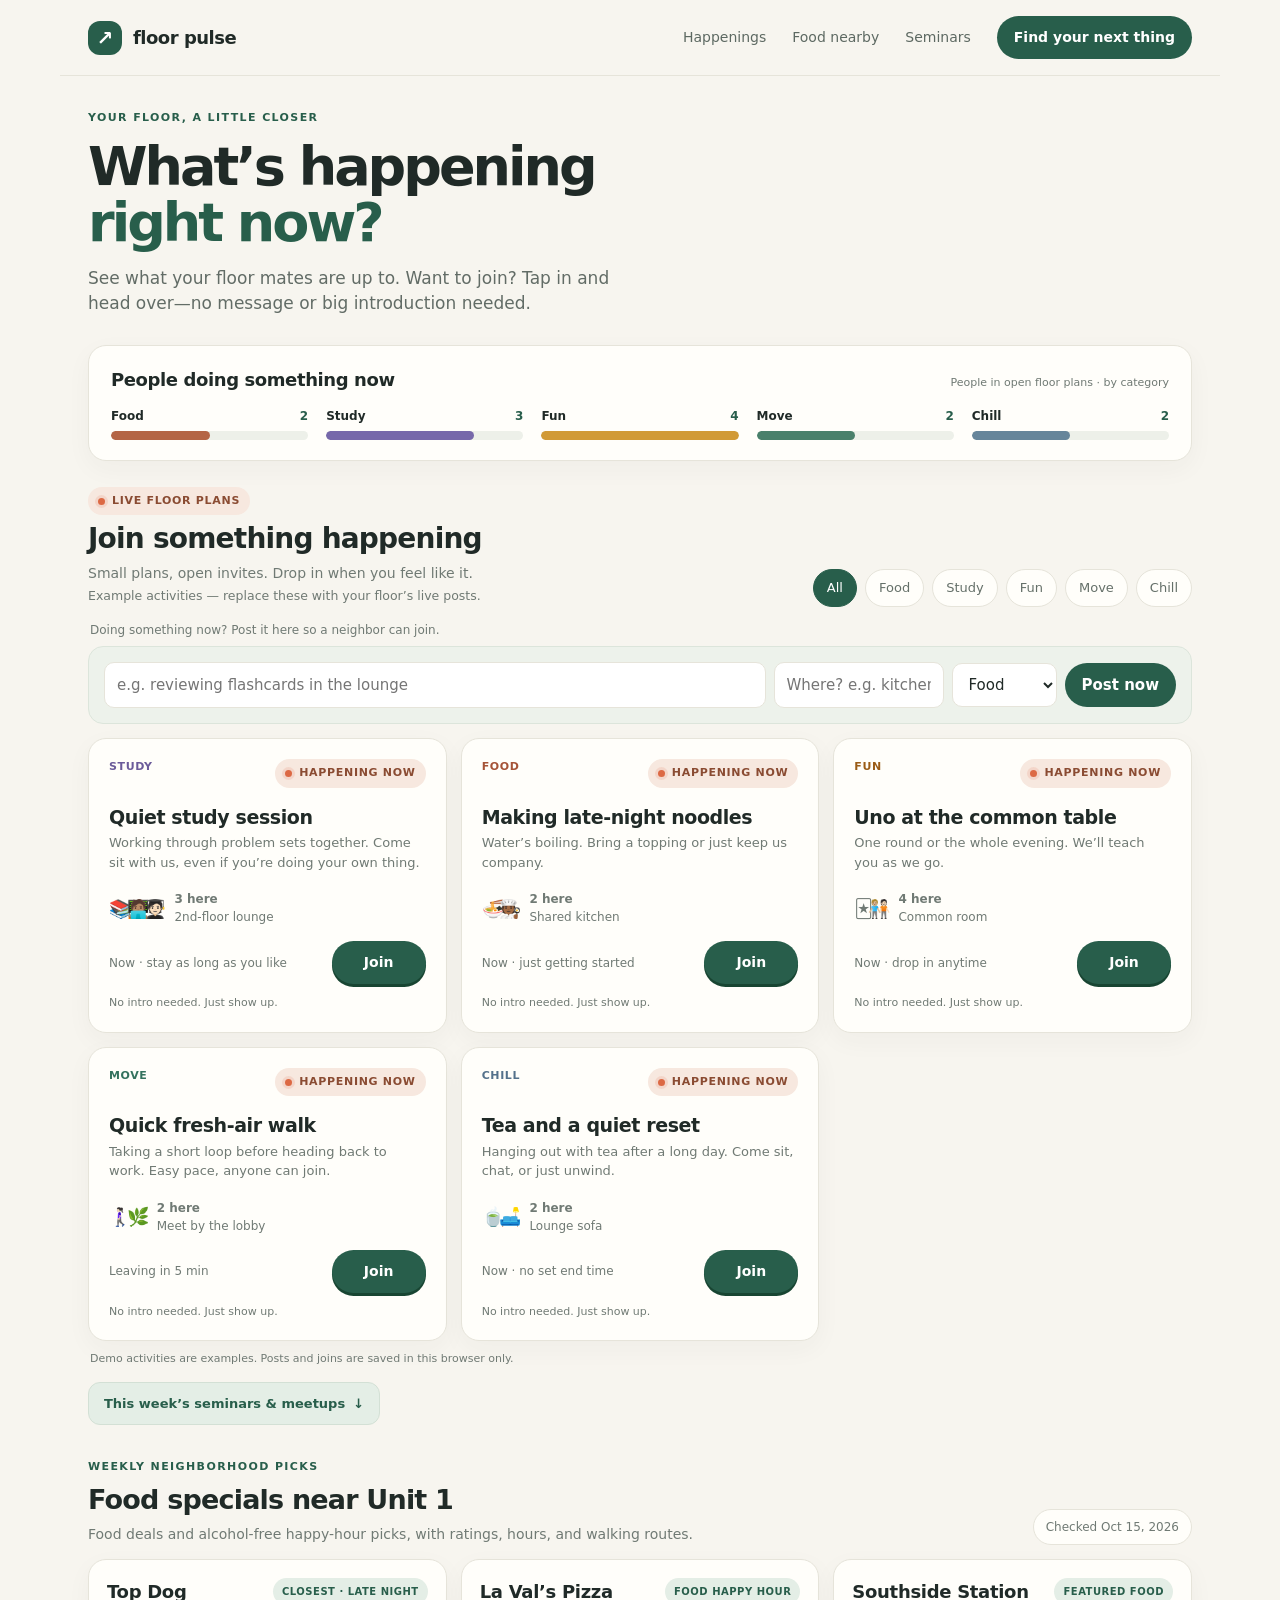
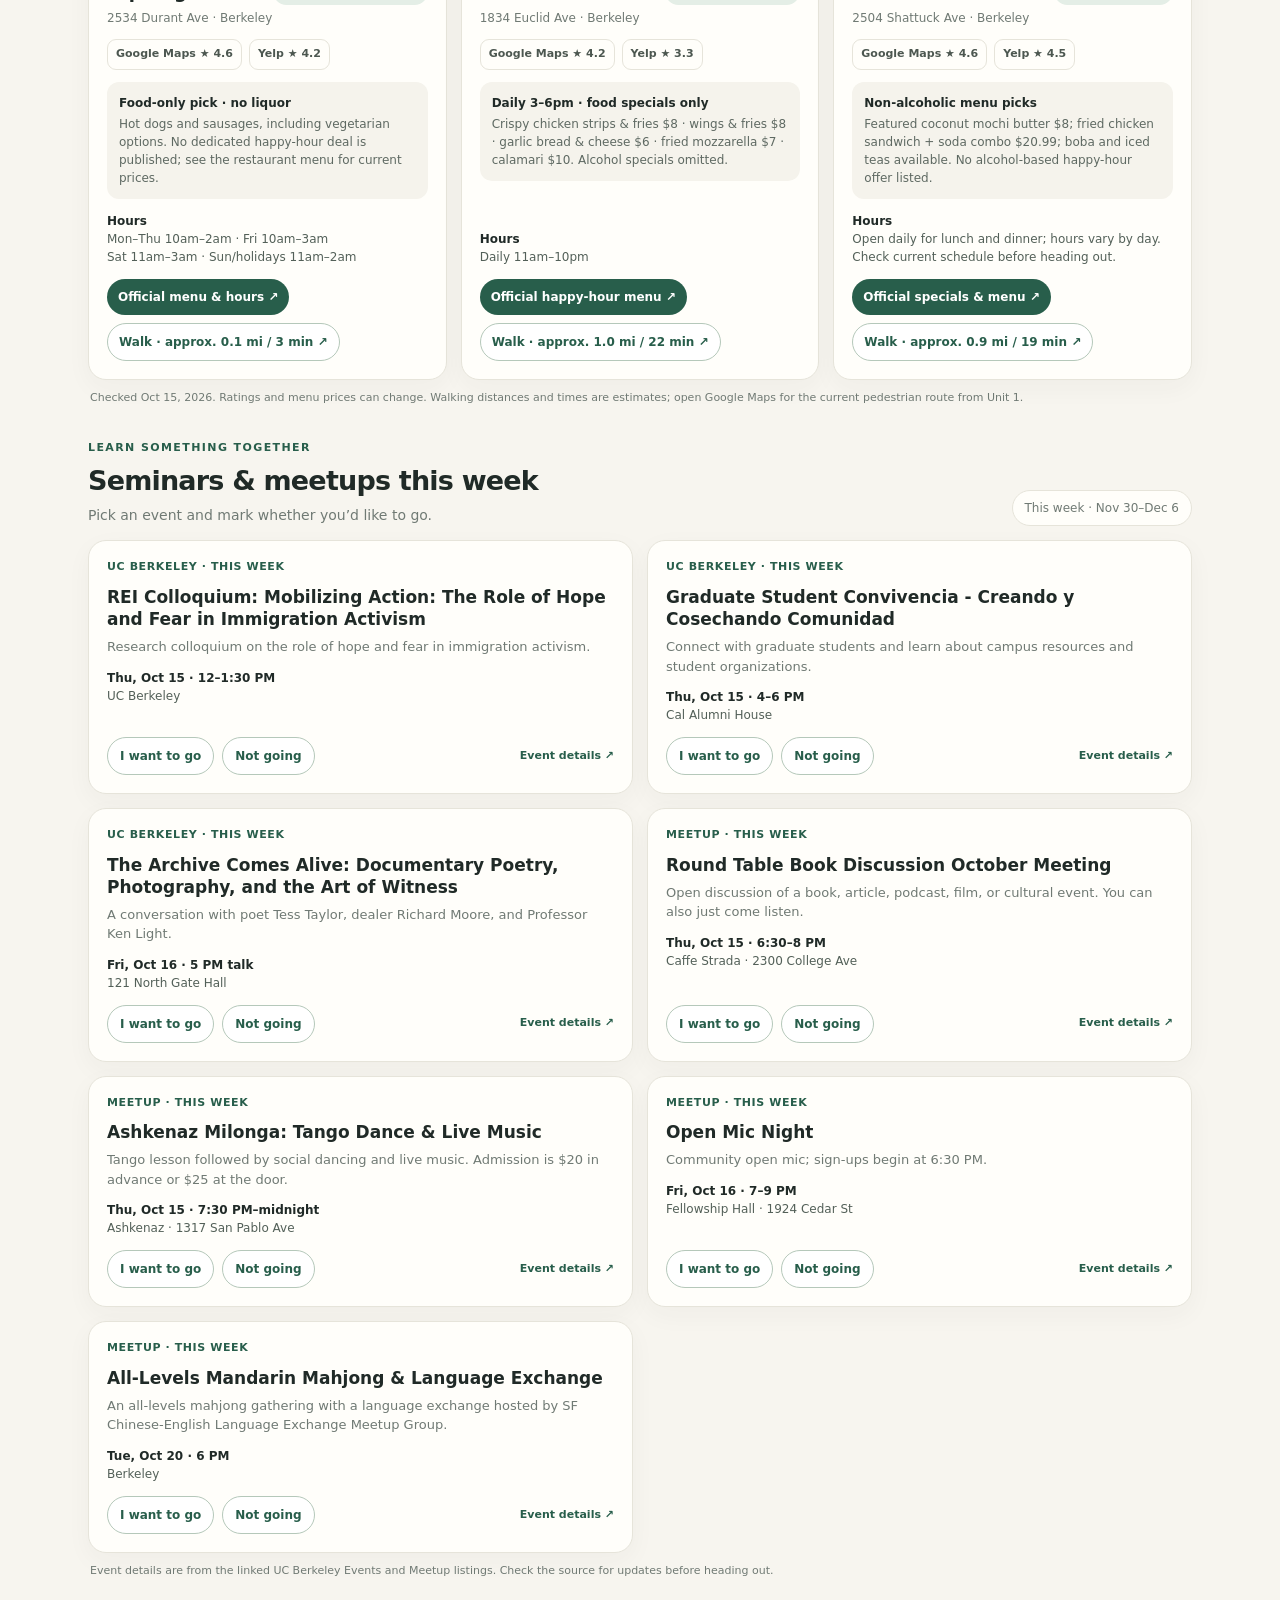
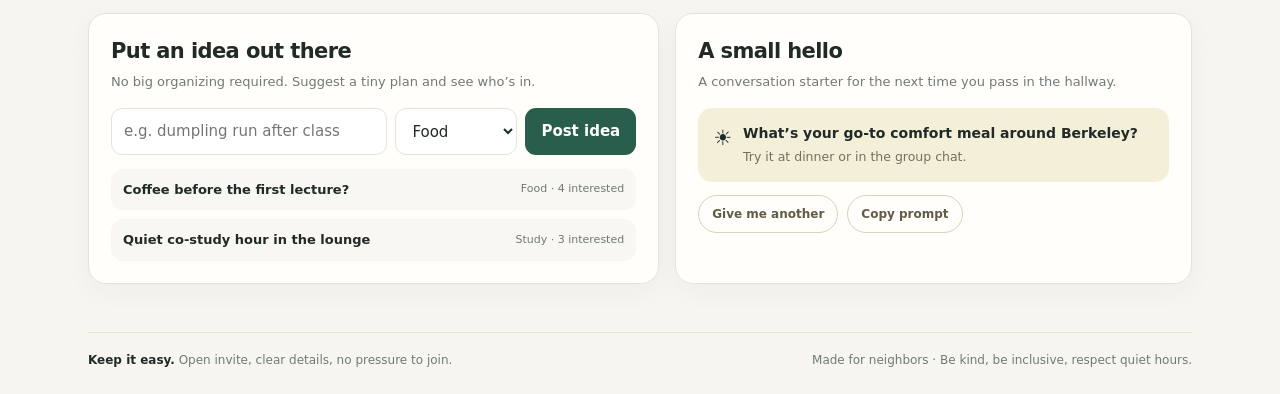
<file: Floor_pulse/index.html>
<!doctype html>
<html lang="en">
<head>
  <meta charset="utf-8">
  <meta name="viewport" content="width=device-width, initial-scale=1">
  <meta name="theme-color" content="#f7f5ef">
  <title>Floor Pulse — Find your people</title>
  <style>
    :root{--paper:#f7f5ef;--card:#fffefa;--ink:#202a27;--muted:#707a74;--line:#e6e4da;--green:#285e4b;--green-light:#e4eee6;--orange:#e07a4b;--yellow:#f4d875;--radius:18px;--shadow:0 8px 26px #293b2d0a}
    *{box-sizing:border-box} body{margin:0;background:var(--paper);color:var(--ink);font:15px/1.5 Inter,ui-sans-serif,system-ui,-apple-system,BlinkMacSystemFont,"Segoe UI",sans-serif} button,input,select,textarea{font:inherit} button{cursor:pointer}.sr-only{position:absolute;width:1px;height:1px;padding:0;margin:-1px;overflow:hidden;clip:rect(0,0,0,0);white-space:nowrap;border:0}
    a{color:inherit;text-decoration:none}.shell{max-width:1160px;margin:auto;padding:0 28px}.topbar{height:76px;border-bottom:1px solid var(--line);display:flex;align-items:center;justify-content:space-between}.brand{display:flex;align-items:center;gap:11px;font-weight:800;font-size:18px;letter-spacing:-.5px}.brand-mark{height:34px;width:34px;border-radius:12px;background:var(--green);color:white;display:grid;place-items:center;font-size:20px}.nav{display:flex;align-items:center;gap:26px;color:#5d6962;font-size:14px}.nav a:hover{color:var(--green)}.nav-cta,.primary{background:var(--green);color:white;border:0;border-radius:999px;padding:11px 17px;font-weight:700}.nav-cta:hover,.primary:hover{background:#1d4b3a}.hero{padding:44px 0 30px;display:grid;grid-template-columns:1.15fr .85fr;align-items:center;gap:34px}.eyebrow{color:var(--green);font-weight:800;text-transform:uppercase;letter-spacing:1.4px;font-size:11px}.hero h1{font-size:clamp(38px,5vw,62px);line-height:1.04;letter-spacing:-3px;max-width:620px;margin:12px 0 15px}.hero h1 span{color:var(--green)}.hero p{font-size:17px;max-width:550px;color:#626c66;margin:0 0 22px}.hero-actions{display:flex;align-items:center;gap:15px}.text-link{color:var(--green);font-weight:700}.hero-art{background:#dfe9de;border-radius:28px;min-height:225px;position:relative;overflow:hidden;padding:26px;display:flex;align-items:flex-end}.sun{position:absolute;right:34px;top:24px;width:90px;height:90px;background:var(--yellow);border-radius:50%}.hill{position:absolute;bottom:-65px;width:115%;height:155px;background:#9ab69d;border-radius:50% 50% 0 0;left:-7%}.hill.two{background:#72977d;bottom:-100px;left:36%;height:170px}.art-note{position:relative;background:#fffefa;border-radius:15px;padding:12px 15px;box-shadow:var(--shadow);font-size:13px;font-weight:700}.art-note small{display:block;color:var(--muted);font-weight:500}.people{position:absolute;right:24px;bottom:47px;font-size:30px;letter-spacing:-10px;z-index:1}.section-head{display:flex;align-items:end;justify-content:space-between;gap:18px;margin:18px 0 14px}.section-head h2{font-size:24px;letter-spacing:-.8px;margin:3px 0}.section-head p{color:var(--muted);margin:0;font-size:14px}.filter-row{display:flex;gap:8px;flex-wrap:wrap}.chip{border:1px solid var(--line);background:var(--card);color:#657069;border-radius:999px;padding:8px 13px;font-size:13px}.chip.active,.chip:hover{background:var(--green);border-color:var(--green);color:white}.events{display:grid;grid-template-columns:repeat(3,1fr);gap:14px}.event-card,.panel{background:var(--card);border:1px solid var(--line);border-radius:var(--radius);box-shadow:var(--shadow)}.event-card{padding:18px;display:flex;flex-direction:column;min-height:218px}.event-top{display:flex;justify-content:space-between;align-items:start}.date{background:var(--green-light);color:var(--green);border-radius:12px;padding:7px 10px;text-align:center;font-size:11px;font-weight:800;line-height:1.15;min-width:48px}.date b{display:block;font-size:18px}.tag{color:var(--green);font-size:11px;font-weight:800;text-transform:uppercase;letter-spacing:.6px}.event-card h3{font-size:18px;letter-spacing:-.4px;margin:14px 0 4px}.event-card p{color:var(--muted);font-size:13px;margin:0 0 14px}.event-foot{margin-top:auto;display:flex;justify-content:space-between;align-items:center;color:var(--muted);font-size:12px}.rsvp{border:1px solid #b5c8ba;background:white;border-radius:999px;color:var(--green);padding:8px 12px;font-size:12px;font-weight:800}.rsvp.joined{background:var(--green);color:white;border-color:var(--green)}.lower{display:grid;grid-template-columns:1.05fr .95fr;gap:16px;margin:30px 0 48px}.panel{padding:22px}.panel h2{font-size:21px;letter-spacing:-.6px;margin:0 0 4px}.panel-intro{color:var(--muted);font-size:13px;margin:0 0 17px}.prompt-form{display:flex;gap:8px}.prompt-form input,.prompt-form select{min-width:0;border:1px solid var(--line);border-radius:11px;padding:11px 12px;background:white;color:var(--ink)}.prompt-form input{flex:1}.prompt-form select{width:122px}.prompt-form button{border-radius:11px;padding:0 16px}.ideas{display:grid;gap:9px}.idea{display:flex;justify-content:space-between;gap:12px;align-items:center;background:#f8f7f2;border-radius:12px;padding:11px 12px;font-size:13px}.idea span{color:var(--muted);white-space:nowrap;font-size:11px}.idea strong{font-weight:650}.prompt-card{background:#f4efd9;border-radius:14px;padding:15px;margin:13px 0;display:flex;gap:11px}.prompt-icon{font-size:21px}.prompt-card p{margin:0;font-weight:700;font-size:14px}.prompt-card small{display:block;font-weight:500;color:#74705e;margin-top:4px}.prompt-actions{display:flex;gap:9px}.outline{border:1px solid #d9d3bb;background:transparent;color:#615b46;border-radius:999px;padding:9px 13px;font-weight:700;font-size:12px}.prompt-count{color:var(--muted);font-size:12px;margin-left:auto;align-self:center}.guidelines{border-top:1px solid var(--line);padding:18px 0 25px;color:var(--muted);font-size:12px;display:flex;justify-content:space-between;gap:20px}.guidelines strong{color:var(--ink)}.toast{position:fixed;bottom:22px;left:50%;transform:translate(-50%,20px);background:#20372b;color:white;padding:12px 18px;border-radius:999px;opacity:0;pointer-events:none;transition:.2s;box-shadow:var(--shadow);font-size:13px}.toast.show{opacity:1;transform:translate(-50%,0)}.empty{grid-column:1/-1;color:var(--muted);padding:25px;text-align:center;border:1px dashed var(--line);border-radius:var(--radius)}
    @media(max-width:760px){.shell{padding:0 18px}.nav{gap:14px}.nav a:not(.nav-cta){display:none}.hero{grid-template-columns:1fr;padding-top:30px;gap:22px}.hero h1{letter-spacing:-2px}.hero-art{min-height:180px}.events{grid-template-columns:1fr}.event-card{min-height:190px}.lower{grid-template-columns:1fr;margin-top:22px}.section-head{align-items:start;flex-direction:column}.guidelines{flex-direction:column}.prompt-form{flex-wrap:wrap}.prompt-form input{flex-basis:100%}.prompt-form select{flex:1}}
    @media(prefers-reduced-motion:reduce){*,*::before,*::after{scroll-behavior:auto!important;transition:none!important}}
    body.category-focus .hero,body.category-focus .category-chart,body.category-focus #food,body.category-focus #seminars,body.category-focus #icebreaker{display:none}
    body.category-focus .lower{grid-template-columns:1fr;margin-top:18px}
    body.category-focus .nav a[href="#food"],body.category-focus .nav a[href="#seminars"]{display:none}
    body.category-focus[data-category="food"] #food,body.category-focus[data-category="study"] #seminars{display:block}
    body.category-focus .seminar-shortcut{display:none}
    /* The live activity feed is the primary action surface. */
    .hero{grid-template-columns:1fr;padding:34px 0 20px}.hero-art{display:none}.hero h1{font-size:clamp(36px,4.5vw,54px)}.hero p{margin-bottom:0}.hero-actions{display:none}.live-label{display:inline-flex;align-items:center;gap:7px;color:#8a4b32;background:#f7e8df;border-radius:999px;padding:6px 10px;font-size:11px;font-weight:800;text-transform:uppercase;letter-spacing:.7px}.live-dot{width:7px;height:7px;background:#dc6944;border-radius:50%;box-shadow:0 0 0 3px #dc694425}.section-head{margin-top:8px}.section-head h2{font-size:28px}.event-card{min-height:250px;padding:20px}.activity-meta{display:flex;align-items:center;gap:9px;color:var(--muted);font-size:12px;margin:4px 0 15px}.avatar-stack{letter-spacing:-5px;font-size:18px;padding-right:4px}.event-card h3{font-size:19px;margin:15px 0 2px}.event-card p{font-size:13px;margin-bottom:14px}.event-foot{align-items:center}.rsvp{background:var(--green);border:0;color:white;padding:11px 20px;font-size:14px;min-width:94px;box-shadow:0 3px 0 #184532}.rsvp:hover{background:#1d4b3a;transform:translateY(-1px)}.rsvp.joined{background:#e4eee6;color:var(--green);box-shadow:none;border:1px solid #b5c8ba}.safe-join{display:block;color:var(--muted);font-size:11px;margin-top:11px}.category-fun{color:#9a5c17}.category-study{color:#6b5b9a}.category-food{color:#a55337}.category-move{color:#34725e}.category-chill{color:#54718b}
    .live-form{display:flex;align-items:center;gap:8px;padding:15px;margin:0 0 14px;background:#edf2eb;border:1px solid #dce5db;border-radius:15px}.live-form input,.live-form select{min-width:0;border:1px solid var(--line);border-radius:10px;padding:11px 12px;background:white;color:var(--ink)}.live-form input:nth-of-type(1){flex:1}.live-form input:nth-of-type(2){width:170px}.live-form select{width:105px}.live-form button{white-space:nowrap}.live-form-help{color:var(--muted);font-size:12px;margin:0 0 7px 2px}.feed-note{color:var(--muted);font-size:11px;margin:10px 2px 0}
    .discovery-section{margin:34px 0}.discovery-head{display:flex;align-items:end;justify-content:space-between;gap:20px;margin-bottom:14px}.discovery-head h2{margin:4px 0;font-size:27px;letter-spacing:-.8px}.discovery-head p{margin:0;color:var(--muted);font-size:14px}.week-pill{padding:8px 12px;border:1px solid var(--line);border-radius:999px;background:var(--card);font-size:12px;color:var(--muted);white-space:nowrap}.discovery-grid{display:grid;grid-template-columns:repeat(3,1fr);gap:14px}.source-card{background:var(--card);border:1px solid var(--line);border-radius:var(--radius);padding:19px;box-shadow:var(--shadow)}.source-top{display:flex;align-items:center;gap:10px}.source-icon{display:grid;place-items:center;width:36px;height:36px;border-radius:12px;background:var(--green-light);font-weight:800;color:var(--green)}.source-card h3{margin:0;font-size:16px}.source-card p{margin:10px 0 15px;color:var(--muted);font-size:13px;min-height:38px}.source-link{display:inline-flex;align-items:center;justify-content:center;border-radius:999px;background:var(--green);color:white;padding:10px 14px;font-size:12px;font-weight:750}.source-link.secondary{background:white;color:var(--green);border:1px solid #b5c8ba}.food-search,.seminar-search{display:flex;gap:8px;margin:0 0 14px}.food-search input,.seminar-search input{flex:1;min-width:0;border:1px solid var(--line);background:white;border-radius:11px;padding:11px 13px}.food-search button,.seminar-search button{border:0;border-radius:11px;background:var(--green);color:white;padding:0 16px;font-weight:750}.source-row{display:flex;flex-wrap:wrap;gap:8px}.source-row .source-link{font-size:12px}.section-note{margin:10px 2px 0;color:var(--muted);font-size:11px}.seminar-box{background:#eaf0e8;border-radius:var(--radius);padding:20px;margin-bottom:14px}.seminar-box strong{font-size:14px}.seminar-box p{margin:4px 0 0;color:var(--muted);font-size:13px}
    .restaurant-grid{display:grid;grid-template-columns:repeat(3,1fr);gap:14px}.restaurant-card{background:var(--card);border:1px solid var(--line);border-radius:var(--radius);padding:18px;box-shadow:var(--shadow);display:flex;flex-direction:column}.restaurant-name{display:flex;justify-content:space-between;align-items:start;gap:10px}.restaurant-card h3{margin:0;font-size:18px;letter-spacing:-.3px}.deal-badge{background:#e4eee6;color:var(--green);font-size:10px;font-weight:800;letter-spacing:.5px;text-transform:uppercase;padding:6px 9px;border-radius:999px;white-space:nowrap}.restaurant-address{margin:4px 0 12px;color:var(--muted);font-size:12px}.ratings{display:flex;gap:7px;flex-wrap:wrap;margin:0 0 12px}.rating{border:1px solid var(--line);border-radius:9px;padding:6px 8px;font-size:11px;font-weight:700;color:#4c5750}.deal-copy{background:#f5f3ec;border-radius:12px;padding:12px;margin-bottom:13px;font-size:12px}.deal-copy strong{display:block;margin-bottom:3px}.deal-copy p{margin:0;color:#5e6962}.restaurant-hours{font-size:12px;color:#536058;margin:auto 0 13px}.restaurant-hours b{color:var(--ink)}.restaurant-links{display:flex;gap:8px;flex-wrap:wrap}.restaurant-links .source-link{padding:9px 11px}.restaurant-footnote{font-size:11px;color:var(--muted);margin:10px 2px 0}
    .category-chart{background:var(--card);border:1px solid var(--line);border-radius:var(--radius);padding:20px 22px;margin:8px 0 26px;box-shadow:var(--shadow)}.chart-heading{display:flex;justify-content:space-between;align-items:baseline;gap:12px;margin-bottom:14px}.chart-heading h2{font-size:18px;letter-spacing:-.4px;margin:0}.chart-heading span{font-size:11px;color:var(--muted)}.chart-rows{display:grid;grid-template-columns:repeat(5,1fr);gap:14px 18px}.chart-row{display:grid;grid-template-columns:1fr auto;gap:6px 10px;align-items:center}.chart-label{font-size:12px;font-weight:700}.chart-count{font-size:12px;font-weight:800;color:var(--green)}.bar-track{grid-column:1/-1;height:9px;border-radius:999px;background:#edf0e9;overflow:hidden}.bar-fill{height:100%;border-radius:inherit;background:var(--green);transition:width .2s ease}.bar-fill.category-food{background:#b46545}.bar-fill.category-study{background:#7668aa}.bar-fill.category-fun{background:#d19a36}.bar-fill.category-move{background:#49806b}.bar-fill.category-chill{background:#66859a}
    .seminar-list{display:grid;grid-template-columns:repeat(2,1fr);gap:14px}.seminar-event{background:var(--card);border:1px solid var(--line);border-radius:var(--radius);padding:18px;box-shadow:var(--shadow);display:flex;flex-direction:column}.seminar-event h3{font-size:17px;line-height:1.3;margin:10px 0 7px}.seminar-event p{font-size:13px;color:var(--muted);margin:0 0 12px}.seminar-meta{font-size:12px;color:#536058;margin-bottom:13px}.seminar-meta strong{color:var(--ink)}.seminar-actions{display:flex;align-items:center;gap:8px;flex-wrap:wrap;margin-top:auto}.seminar-choice{border:1px solid #b5c8ba;background:white;border-radius:999px;color:var(--green);padding:9px 12px;font-size:12px;font-weight:800}.seminar-choice.selected{background:var(--green);border-color:var(--green);color:white}.seminar-source{font-size:11px;color:var(--muted);margin-left:auto}.seminar-source a{color:var(--green);font-weight:700}
    .seminar-shortcut{display:inline-flex;align-items:center;gap:8px;margin:14px 0 0;padding:11px 15px;background:#e4eee6;border:1px solid #d3e0d5;border-radius:12px;color:var(--green);font-size:13px;font-weight:800}.seminar-shortcut:hover{background:#dce9de}
    @media(max-width:760px){.hero{padding-top:28px}.event-card{min-height:226px}.section-head h2{font-size:24px}.live-form{flex-wrap:wrap}.live-form input:nth-of-type(1){flex-basis:100%}.live-form input:nth-of-type(2){flex:1}.live-form button{width:100%;padding:11px}.discovery-grid,.restaurant-grid,.seminar-list{grid-template-columns:1fr}.discovery-head{align-items:start;flex-direction:column}.seminar-search{flex-wrap:wrap}.seminar-search input{flex-basis:100%}.seminar-search button{width:100%;padding:11px}.category-chart{padding:17px}.chart-rows{grid-template-columns:repeat(2,1fr);gap:15px 14px}}
  </style>
</head>
<body>
  <header class="topbar shell">
    <a class="brand" href="#top" aria-label="Floor Pulse home"><span class="brand-mark">↗</span> floor pulse</a>
    <nav class="nav" aria-label="Main navigation"><a href="#happenings">Happenings</a><a href="#food">Food nearby</a><a href="#seminars">Seminars</a><a class="nav-cta" href="#happenings">Find your next thing</a></nav>
  </header>
  <main class="shell" id="top">
    <section class="hero">
      <div><div class="eyebrow">Your floor, a little closer</div><h1>What’s happening <span>right now?</span></h1><p>See what your floor mates are up to. Want to join? Tap in and head over—no message or big introduction needed.</p><div class="hero-actions"><a class="primary" href="#happenings">See what’s happening <span aria-hidden="true">→</span></a><a class="text-link" href="#ideas">Suggest an idea</a></div></div>
      <div class="hero-art" aria-label="Illustration of neighbors meeting outdoors"><div class="sun"></div><div class="hill"></div><div class="hill two"></div><div class="people" aria-hidden="true">🧑🏽‍🤝‍🧑🏻</div><div class="art-note">A little hello goes a long way<small>Meet someone new this week</small></div></div>
    </section>
    <section class="category-chart" aria-labelledby="chart-title" aria-live="polite">
      <div class="chart-heading"><h2 id="chart-title">People doing something now</h2><span>People in open floor plans · by category</span></div>
      <div class="chart-rows" id="category-chart"></div>
    </section>
    <section id="happenings" aria-labelledby="events-title">
      <div class="section-head"><div><div class="live-label"><span class="live-dot"></span> Live floor plans</div><h2 id="events-title">Join something happening</h2><p>Small plans, open invites. Drop in when you feel like it.</p><small style="color:var(--muted)">Example activities — replace these with your floor’s live posts.</small></div><div class="filter-row" aria-label="Filter activities"><button class="chip active" data-filter="All">All</button><button class="chip" data-filter="Food">Food</button><button class="chip" data-filter="Study">Study</button><button class="chip" data-filter="Fun">Fun</button><button class="chip" data-filter="Move">Move</button><button class="chip" data-filter="Chill">Chill</button></div></div>
      <p class="live-form-help">Doing something now? Post it here so a neighbor can join.</p>
      <form class="live-form" id="live-form"><label class="sr-only" for="live-title">What are you doing?</label><input id="live-title" maxlength="64" placeholder="e.g. reviewing flashcards in the lounge" required><label class="sr-only" for="live-place">Where?</label><input id="live-place" maxlength="48" placeholder="Where? e.g. kitchen" required><label class="sr-only" for="live-category">Activity category</label><select id="live-category"><option>Food</option><option>Study</option><option>Fun</option><option>Move</option><option>Chill</option></select><button class="primary" type="submit">Post now</button></form>
      <div class="events" id="event-list" aria-live="polite"></div>
      <p class="feed-note">Demo activities are examples. Posts and joins are saved in this browser only.</p>
      <a class="seminar-shortcut" href="#seminars">This week’s seminars &amp; meetups <span aria-hidden="true">↓</span></a>
    </section>
    <section class="discovery-section" id="food" aria-labelledby="food-title">
      <div class="discovery-head"><div><div class="eyebrow">Weekly neighborhood picks</div><h2 id="food-title">Food specials near Unit 1</h2><p>Food deals and alcohol-free happy-hour picks, with ratings, hours, and walking routes.</p></div><span class="week-pill">Checked Oct 15, 2026</span></div>
      <div class="restaurant-grid">
        <article class="restaurant-card"><div class="restaurant-name"><h3>Top Dog</h3><span class="deal-badge">Closest · late night</span></div><p class="restaurant-address">2534 Durant Ave · Berkeley</p><div class="ratings"><a class="rating" href="https://www.google.com/maps/search/?api=1&amp;query=Top+Dog+2534+Durant+Ave+Berkeley" target="_blank" rel="noopener">Google Maps ★ 4.6</a><a class="rating" href="https://www.yelp.com/search?find_desc=Top+Dog&amp;find_loc=Berkeley%2C+CA" target="_blank" rel="noopener">Yelp ★ 4.2</a></div><div class="deal-copy"><strong>Food-only pick · no liquor</strong><p>Hot dogs and sausages, including vegetarian options. No dedicated happy-hour deal is published; see the restaurant menu for current prices.</p></div><p class="restaurant-hours"><b>Hours</b><br>Mon–Thu 10am–2am · Fri 10am–3am<br>Sat 11am–3am · Sun/holidays 11am–2am</p><div class="restaurant-links"><a class="source-link" href="https://topdoghotdogs.com/contact.html" target="_blank" rel="noopener">Official menu & hours ↗</a><a class="source-link secondary" href="https://www.google.com/maps/dir/?api=1&amp;origin=Unit+1%2C+2650+Durant+Ave%2C+Berkeley%2C+CA&amp;destination=Top+Dog%2C+2534+Durant+Ave%2C+Berkeley%2C+CA&amp;travelmode=walking" target="_blank" rel="noopener">Walk · approx. 0.1 mi / 3 min ↗</a></div></article>
        <article class="restaurant-card"><div class="restaurant-name"><h3>La Val’s Pizza</h3><span class="deal-badge">Food happy hour</span></div><p class="restaurant-address">1834 Euclid Ave · Berkeley</p><div class="ratings"><a class="rating" href="https://www.google.com/maps/search/?api=1&amp;query=La+Val%27s+Pizza+1834+Euclid+Ave+Berkeley" target="_blank" rel="noopener">Google Maps ★ 4.2</a><a class="rating" href="https://www.yelp.com/search?find_desc=La+Val%27s+Pizza&amp;find_loc=Berkeley%2C+CA" target="_blank" rel="noopener">Yelp ★ 3.3</a></div><div class="deal-copy"><strong>Daily 3–6pm · food specials only</strong><p>Crispy chicken strips & fries $8 · wings & fries $8 · garlic bread & cheese $6 · fried mozzarella $7 · calamari $10. Alcohol specials omitted.</p></div><p class="restaurant-hours"><b>Hours</b><br>Daily 11am–10pm</p><div class="restaurant-links"><a class="source-link" href="https://lavals.com/happy-hour/" target="_blank" rel="noopener">Official happy-hour menu ↗</a><a class="source-link secondary" href="https://www.google.com/maps/dir/?api=1&amp;origin=Unit+1%2C+2650+Durant+Ave%2C+Berkeley%2C+CA&amp;destination=La+Val%27s+Pizza%2C+1834+Euclid+Ave%2C+Berkeley%2C+CA&amp;travelmode=walking" target="_blank" rel="noopener">Walk · approx. 1.0 mi / 22 min ↗</a></div></article>
        <article class="restaurant-card"><div class="restaurant-name"><h3>Southside Station</h3><span class="deal-badge">Featured food</span></div><p class="restaurant-address">2504 Shattuck Ave · Berkeley</p><div class="ratings"><a class="rating" href="https://www.google.com/maps/search/?api=1&amp;query=Southside+Station+2504+Shattuck+Ave+Berkeley" target="_blank" rel="noopener">Google Maps ★ 4.6</a><a class="rating" href="https://www.yelp.com/search?find_desc=Southside+Station&amp;find_loc=Berkeley%2C+CA" target="_blank" rel="noopener">Yelp ★ 4.5</a></div><div class="deal-copy"><strong>Non-alcoholic menu picks</strong><p>Featured coconut mochi butter $8; fried chicken sandwich + soda combo $20.99; boba and iced teas available. No alcohol-based happy-hour offer listed.</p></div><p class="restaurant-hours"><b>Hours</b><br>Open daily for lunch and dinner; hours vary by day. Check current schedule before heading out.</p><div class="restaurant-links"><a class="source-link" href="https://www.eatsouthsidestation.com/onlineorder" target="_blank" rel="noopener">Official specials & menu ↗</a><a class="source-link secondary" href="https://www.google.com/maps/dir/?api=1&amp;origin=Unit+1%2C+2650+Durant+Ave%2C+Berkeley%2C+CA&amp;destination=Southside+Station%2C+2504+Shattuck+Ave%2C+Berkeley%2C+CA&amp;travelmode=walking" target="_blank" rel="noopener">Walk · approx. 0.9 mi / 19 min ↗</a></div></article>
      </div>
      <p class="restaurant-footnote">Checked Oct 15, 2026. Ratings and menu prices can change. Walking distances and times are estimates; open Google Maps for the current pedestrian route from Unit 1.</p>
    </section>
    <section class="discovery-section" id="seminars" aria-labelledby="seminar-title">
      <div class="discovery-head"><div><div class="eyebrow">Learn something together</div><h2 id="seminar-title">Seminars &amp; meetups this week</h2><p>Pick an event and mark whether you’d like to go.</p></div><span class="week-pill" data-week>This week</span></div>
      <div class="seminar-list" id="seminar-list" aria-live="polite"></div>
      <p class="section-note">Event details are from the linked UC Berkeley Events and Meetup listings. Check the source for updates before heading out.</p>
    </section>
    <section class="lower">
      <div class="panel" id="ideas"><h2>Put an idea out there</h2><p class="panel-intro">No big organizing required. Suggest a tiny plan and see who’s in.</p><form class="prompt-form" id="idea-form"><label class="sr-only" for="idea-input">Your activity idea</label><input id="idea-input" maxlength="72" placeholder="e.g. dumpling run after class" required><label class="sr-only" for="idea-category">Activity type</label><select id="idea-category"><option>Food</option><option>Study</option><option>Fun</option><option>Move</option><option>Chill</option></select><button class="primary" type="submit">Post idea</button></form><div class="ideas" id="idea-list" aria-live="polite" style="margin-top:14px"></div></div>
      <div class="panel" id="icebreaker"><h2>A small hello</h2><p class="panel-intro">A conversation starter for the next time you pass in the hallway.</p><div class="prompt-card"><div class="prompt-icon" aria-hidden="true">☀️</div><div><p id="icebreaker-text">What’s your go-to comfort meal around Berkeley?</p><small>Try it at dinner or in the group chat.</small></div></div><div class="prompt-actions"><button class="outline" id="next-prompt">Give me another</button><button class="outline" id="copy-prompt">Copy prompt</button><span class="prompt-count" id="prompt-count" aria-live="polite"></span></div></div>
    </section>
    <footer class="guidelines"><span><strong>Keep it easy.</strong> Open invite, clear details, no pressure to join.</span><span>Made for neighbors · Be kind, be inclusive, respect quiet hours.</span></footer>
  </main>
  <div class="toast" id="toast" role="status" aria-live="polite"></div>
  <script>
    const events=[
      {id:'study',category:'Study',title:'Quiet study session',detail:'Working through problem sets together. Come sit with us, even if you’re doing your own thing.',time:'Now · stay as long as you like',place:'2nd-floor lounge',people:3,faces:'📚 🧑🏽‍💻 🧑🏻‍🎓'},
      {id:'snack',category:'Food',title:'Making late-night noodles',detail:'Water’s boiling. Bring a topping or just keep us company.',time:'Now · just getting started',place:'Shared kitchen',people:2,faces:'🍜 🧑🏾‍🍳'},
      {id:'game',category:'Fun',title:'Uno at the common table',detail:'One round or the whole evening. We’ll teach you as we go.',time:'Now · drop in anytime',place:'Common room',people:4,faces:'🃏 🧑🏼‍🤝‍🧑🏻'},
      {id:'walk',category:'Move',title:'Quick fresh-air walk',detail:'Taking a short loop before heading back to work. Easy pace, anyone can join.',time:'Leaving in 5 min',place:'Meet by the lobby',people:2,faces:'🚶🏻‍♀️ 🌿'},
      {id:'tea',category:'Chill',title:'Tea and a quiet reset',detail:'Hanging out with tea after a long day. Come sit, chat, or just unwind.',time:'Now · no set end time',place:'Lounge sofa',people:2,faces:'🍵 🛋️'}
    ];
    const prompts=['What’s your go-to comfort meal around Berkeley?','What song have you had on repeat lately?','What’s one tiny thing that made your week better?','Where do you go when you need a study break?','What’s a hobby you’d try if someone joined you?'];
    const categories=['Food','Study','Fun','Move','Chill'];
    const safeRead=(key,fallback)=>{try{return JSON.parse(localStorage.getItem(key))??fallback}catch{return fallback}};
    let joined=safeRead('floorPulseJoined',[]),ideas=safeRead('floorPulseIdeas',[]),myActivities=safeRead('floorPulseLiveActivities',[]),filter='All',promptIndex=0;
    const eventList=document.querySelector('#event-list'), ideaList=document.querySelector('#idea-list'), toast=document.querySelector('#toast');
    function showToast(message){toast.textContent=message;toast.classList.add('show');clearTimeout(showToast.timer);showToast.timer=setTimeout(()=>toast.classList.remove('show'),2400)}
    function renderCategoryChart(){const feed=[...myActivities,...events],counts=Object.fromEntries(categories.map(category=>[category,0]));feed.forEach(activity=>{if(counts[activity.category]!==undefined)counts[activity.category]+=Number(activity.people||0)+(joined.includes(activity.id)?1:0)});const max=Math.max(1,...Object.values(counts));document.querySelector('#category-chart').innerHTML=categories.map(category=>`<div class="chart-row" role="img" aria-label="${category}: ${counts[category]} people"><span class="chart-label">${category}</span><strong class="chart-count">${counts[category]}</strong><div class="bar-track" aria-hidden="true"><div class="bar-fill category-${category.toLowerCase()}" style="width:${counts[category]/max*100}%"></div></div></div>`).join('')}
    function updateWeekLabels(){const now=new Date(),monday=new Date(now);const day=(now.getDay()+6)%7;monday.setDate(now.getDate()-day);monday.setHours(0,0,0,0);const sunday=new Date(monday);sunday.setDate(monday.getDate()+6);const fmt=new Intl.DateTimeFormat('en-US',{month:'short',day:'numeric'});document.querySelectorAll('[data-week]').forEach(el=>el.textContent=`This week · ${fmt.format(monday)}–${fmt.format(sunday)}`)}
    const seminarEvents=[
      {id:'ucb-rei-20261015',source:'UC Berkeley',title:'REI Colloquium: Mobilizing Action: The Role of Hope and Fear in Immigration Activism',date:'Thu, Oct 15 · 12–1:30 PM',place:'UC Berkeley',detail:'Research colloquium on the role of hope and fear in immigration activism.',url:'https://events.berkeley.edu/featured/'},
      {id:'ucb-convivencia-20261015',source:'UC Berkeley',title:'Graduate Student Convivencia - Creando y Cosechando Comunidad',date:'Thu, Oct 15 · 4–6 PM',place:'Cal Alumni House',detail:'Connect with graduate students and learn about campus resources and student organizations.',url:'https://events.berkeley.edu/featured/'},
      {id:'ucb-archive-20261016',source:'UC Berkeley',title:'The Archive Comes Alive: Documentary Poetry, Photography, and the Art of Witness',date:'Fri, Oct 16 · 5 PM talk',place:'121 North Gate Hall',detail:'A conversation with poet Tess Taylor, dealer Richard Moore, and Professor Ken Light.',url:'https://events.berkeley.edu/featured/'},
      {id:'meetup-roundtable-20261015',source:'Meetup',title:'Round Table Book Discussion October Meeting',date:'Thu, Oct 15 · 6:30–8 PM',place:'Caffe Strada · 2300 College Ave',detail:'Open discussion of a book, article, podcast, film, or cultural event. You can also just come listen.',url:'https://www.meetup.com/round-table-book-discussion/events/316673077/'},
      {id:'meetup-tango-20261015',source:'Meetup',title:'Ashkenaz Milonga: Tango Dance & Live Music',date:'Thu, Oct 15 · 7:30 PM–midnight',place:'Ashkenaz · 1317 San Pablo Ave',detail:'Tango lesson followed by social dancing and live music. Admission is $20 in advance or $25 at the door.',url:'https://www.meetup.com/tango-practica-at-the-berkeley-city-club-dance-lessons/events/316888092/'},
      {id:'meetup-openmic-20261016',source:'Meetup',title:'Open Mic Night',date:'Fri, Oct 16 · 7–9 PM',place:'Fellowship Hall · 1924 Cedar St',detail:'Community open mic; sign-ups begin at 6:30 PM.',url:'https://www.meetup.com/music-at-berkeley-fellowship-uu/events/316696570/'},
      {id:'meetup-mahjong-20261020',source:'Meetup',title:'All-Levels Mandarin Mahjong & Language Exchange',date:'Tue, Oct 20 · 6 PM',place:'Berkeley',detail:'An all-levels mahjong gathering with a language exchange hosted by SF Chinese-English Language Exchange Meetup Group.',url:'https://www.meetup.com/find/us--ca--berkeley/'}
    ];
    let seminarChoices=safeRead('floorPulseSeminarChoices',{});
    function renderSeminars(){document.querySelector('#seminar-list').innerHTML=seminarEvents.map(event=>{const choice=seminarChoices[event.id];return `<article class="seminar-event"><span class="tag">${escapeHtml(event.source)} · This week</span><h3>${escapeHtml(event.title)}</h3><p>${escapeHtml(event.detail)}</p><div class="seminar-meta"><strong>${escapeHtml(event.date)}</strong><br>${escapeHtml(event.place)}</div><div class="seminar-actions"><button class="seminar-choice ${choice==='join'?'selected':''}" data-seminar-choice="join" data-seminar-id="${event.id}" aria-pressed="${choice==='join'}">${choice==='join'?'✓ Going':'I want to go'}</button><button class="seminar-choice ${choice==='skip'?'selected':''}" data-seminar-choice="skip" data-seminar-id="${event.id}" aria-pressed="${choice==='skip'}">${choice==='skip'?'✓ Not going':'Not going'}</button><span class="seminar-source"><a href="${event.url}" target="_blank" rel="noopener">Event details ↗</a></span></div></article>`}).join('')}
    document.querySelector('#seminar-list').addEventListener('click',e=>{const button=e.target.closest('[data-seminar-choice]');if(!button)return;const id=button.dataset.seminarId,choice=button.dataset.seminarChoice;seminarChoices[id]=seminarChoices[id]===choice?null:choice;if(!seminarChoices[id])delete seminarChoices[id];localStorage.setItem('floorPulseSeminarChoices',JSON.stringify(seminarChoices));renderSeminars();showToast(choice==='join'?'Marked as going.':'Marked as not going.')});
    document.querySelector('.seminar-shortcut').addEventListener('click',e=>{e.preventDefault();applyCategoryFilter('All');document.querySelector('#seminars').scrollIntoView({behavior:'smooth',block:'start'});history.replaceState(null,'','#seminars')});
    function renderEvents(){const feed=[...myActivities,...events],visible=feed.filter(e=>filter==='All'||e.category===filter);eventList.innerHTML=visible.map(e=>{const inList=joined.includes(e.id);return `<article class="event-card"><div class="event-top"><span class="tag category-${e.category.toLowerCase()}">${escapeHtml(e.category)}</span><span class="live-label"><span class="live-dot"></span> Happening now</span></div><h3>${escapeHtml(e.title)}</h3><p>${escapeHtml(e.detail)}</p><div class="activity-meta"><span class="avatar-stack" aria-hidden="true">${e.faces}</span><span><b>${e.people+(inList?1:0)} here</b><br>${escapeHtml(e.place)}</span></div><div class="event-foot"><span>${escapeHtml(e.time)}</span><button class="rsvp ${inList?'joined':''}" data-rsvp="${e.id}" aria-pressed="${inList}">${inList?'Joined ✓':'Join'}</button></div><small class="safe-join">${inList?'You’re in—just head over.':'No intro needed. Just show up.'}</small></article>`}).join('')||'<div class="empty">Nothing happening in this category right now. Post an idea and invite someone along.</div>';}
    function renderIdeas(){const starters=[{text:'Coffee before the first lecture?',category:'Food',votes:4},{text:'Quiet co-study hour in the lounge',category:'Study',votes:3}];const all=[...ideas,...starters].filter(idea=>filter==='All'||idea.category===filter);ideaList.innerHTML=all.map(idea=>`<div class="idea"><strong>${escapeHtml(idea.text)}</strong><span>${escapeHtml(idea.category)} · ${idea.votes??1} interested</span></div>`).join('')||`<div class="empty">No ${escapeHtml(filter.toLowerCase())} ideas yet. Post one above!</div>`}
    function escapeHtml(text){const el=document.createElement('span');el.textContent=text;return el.innerHTML}
    function applyCategoryFilter(category){filter=category;document.body.classList.toggle('category-focus',category!=='All');if(category==='All')delete document.body.dataset.category;else document.body.dataset.category=category.toLowerCase();document.querySelectorAll('[data-filter]').forEach(button=>{const active=button.dataset.filter===category;button.classList.toggle('active',active);button.setAttribute('aria-pressed',String(active))});document.querySelector('#live-category').value=category==='All'?'Food':category;document.querySelector('#idea-category').value=category==='All'?'Food':category;renderEvents();renderIdeas()}
    document.querySelectorAll('[data-filter]').forEach(button=>button.addEventListener('click',()=>applyCategoryFilter(button.dataset.filter)));
    eventList.addEventListener('click',e=>{const button=e.target.closest('[data-rsvp]');if(!button)return;const id=button.dataset.rsvp;joined=joined.includes(id)?joined.filter(x=>x!==id):[...joined,id];localStorage.setItem('floorPulseJoined',JSON.stringify(joined));renderEvents();renderCategoryChart();showToast(joined.includes(id)?'You’re on the list. See you there!':'RSVP removed.')});
    document.querySelector('#live-form').addEventListener('submit',e=>{e.preventDefault();const title=document.querySelector('#live-title').value.trim(),place=document.querySelector('#live-place').value.trim();if(!title||!place)return;const activity={id:`post-${Date.now()}`,category:document.querySelector('#live-category').value,title,detail:'Open invite — come join me.',time:'Now · drop in anytime',place,people:1,faces:'🙂'};myActivities.unshift(activity);localStorage.setItem('floorPulseLiveActivities',JSON.stringify(myActivities));e.target.reset();document.querySelector('#live-category').value=filter==='All'?'Food':filter;renderEvents();renderCategoryChart();showToast('Your activity is live on this device.')});
    document.querySelector('#idea-form').addEventListener('submit',e=>{e.preventDefault();const input=document.querySelector('#idea-input'),text=input.value.trim();if(!text)return;ideas.unshift({text,category:document.querySelector('#idea-category').value,votes:1});localStorage.setItem('floorPulseIdeas',JSON.stringify(ideas));input.value='';renderIdeas();showToast('Idea posted for your floor mates.')});
    document.querySelector('#next-prompt').addEventListener('click',()=>{promptIndex=(promptIndex+1)%prompts.length;document.querySelector('#icebreaker-text').textContent=prompts[promptIndex]});
    document.querySelector('#copy-prompt').addEventListener('click',async()=>{try{await navigator.clipboard.writeText(document.querySelector('#icebreaker-text').textContent);showToast('Conversation starter copied.')}catch{showToast('Select and copy the conversation starter.')}});
    updateWeekLabels();renderEvents();renderCategoryChart();renderIdeas();renderSeminars();
  </script>
</body>
</html>
</file>
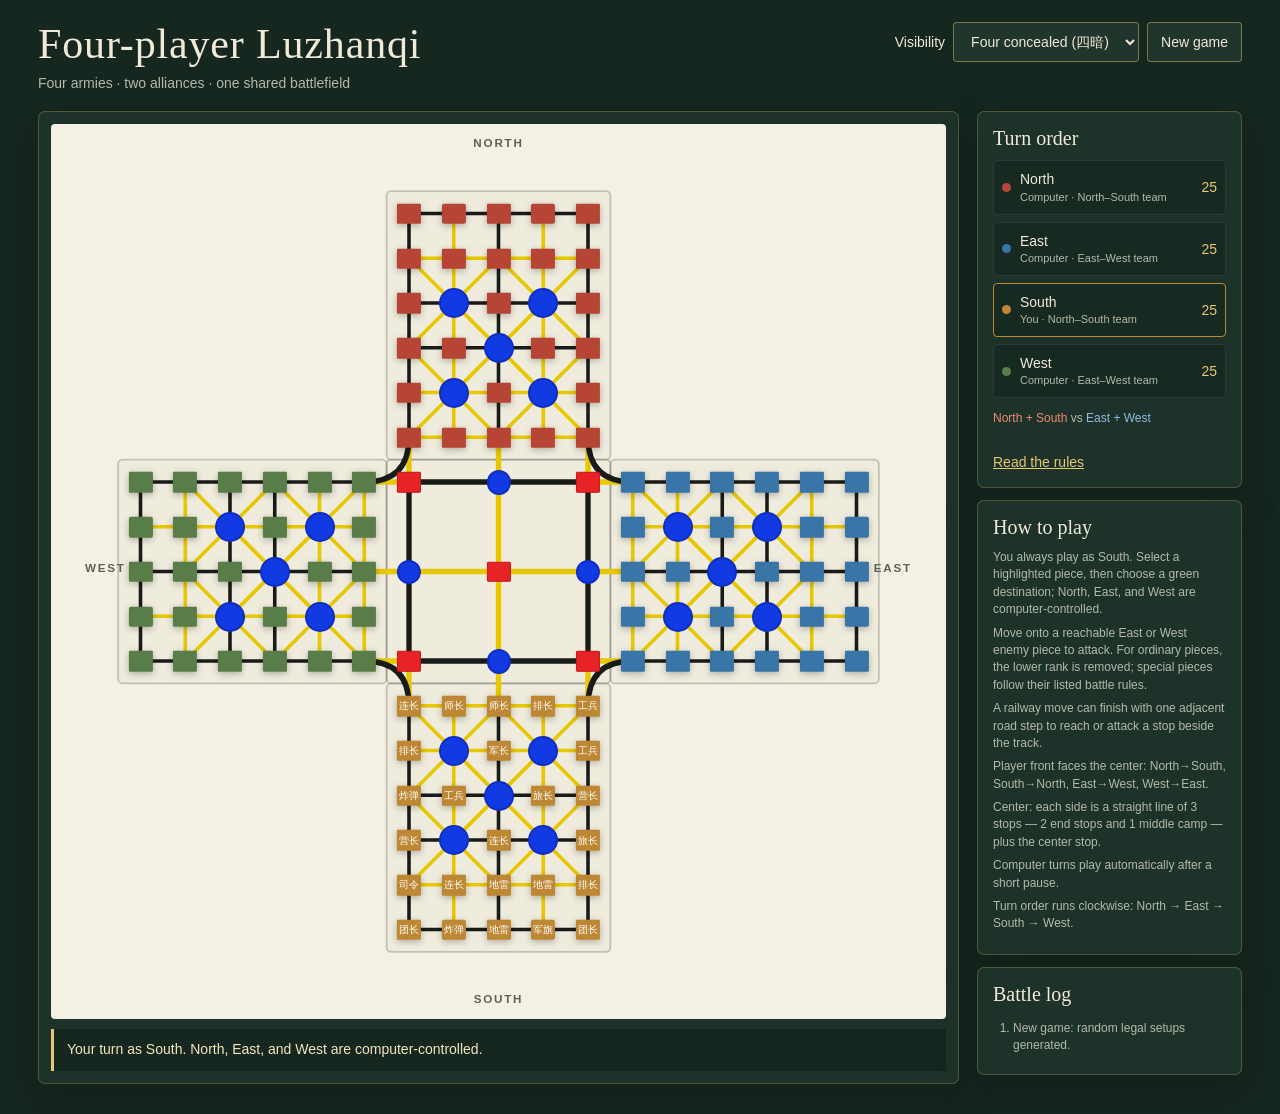
<file: Game_boardgame/index.html>
<!doctype html>
<html lang="en">
<head>
  <meta charset="utf-8">
  <meta name="viewport" content="width=device-width, initial-scale=1">
  <meta name="theme-color" content="#16271f">
  <title>Four-player Luzhanqi</title>
  <style>
    :root {
      color-scheme: dark;
      --ink: #f1ead8;
      --muted: #b5b9a7;
      --paper: #f4f0e3;
      --felt: #233d32;
      --line: rgba(244, 236, 215, .32);
      --gold: #e7c675;
    }
    * { box-sizing: border-box; }
    body {
      margin: 0; min-width: 320px; min-height: 100vh;
      background: #16271f; color: var(--ink);
      font: 14px/1.45 "Avenir Next", Avenir, "Segoe UI", sans-serif;
    }
    button, select { font: inherit; }
    .shell { max-width: 1420px; margin: 0 auto; padding: 22px clamp(14px, 3vw, 38px) 30px; }
    header { display:flex; align-items:flex-start; justify-content:space-between; gap:18px; margin-bottom:18px; }
    h1 { margin:0; font: clamp(26px, 4vw, 42px)/1.05 Georgia, serif; letter-spacing:.02em; }
    .subtitle { margin:7px 0 0; color:var(--muted); }
    .toolbar { display:flex; align-items:center; justify-content:flex-end; flex-wrap:wrap; gap:8px; }
    select, .action {
      min-height:40px; padding:0 13px; border:1px solid rgba(231,198,117,.45);
      border-radius:4px; background:#20352b; color:var(--ink);
    }
    .action { cursor:pointer; }
    .action:hover { background:#2c493b; }
    .layout { display:grid; grid-template-columns:minmax(0, 1fr) 265px; gap:18px; align-items:start; }
    .board-card, .side-card {
      border:1px solid rgba(231,198,117,.25); border-radius:7px;
      background:#1d3329; box-shadow:0 16px 44px rgba(0,0,0,.18);
    }
    .board-card { padding:12px; overflow:hidden; }
    .board { position:relative; width:100%; aspect-ratio:1; min-height:440px; overflow:hidden; border-radius:4px; background:var(--paper); }
    .board svg { position:absolute; inset:0; width:100%; height:100%; }
    .zone { fill:rgba(220,215,195,.2); stroke:rgba(30,34,29,.22); stroke-width:2; }
    .center-tile { fill:rgba(221,228,225,.9); stroke:rgba(102,120,119,.7); stroke-width:3; }
    .zone-label { fill:#5e6156; font:700 13px "Avenir Next",sans-serif; letter-spacing:2px; }
    .route { fill:none; stroke:#191b19; stroke-width:4; }
    .route.rail { stroke:#e7c700; stroke-width:4; }
    .route.junction-route { stroke-width:6; }
    .station { position:absolute; z-index:1; width:2.7%; aspect-ratio:1.18; min-width:13px; max-width:30px; padding:0;
      transform:translate(-50%,-50%); border:1px solid #d51718; border-radius:1px;
      background:#ed2024; color:#fff8e8; cursor:pointer; display:grid; place-items:center;
      font-size:clamp(7px,.8vw,11px); line-height:1; }
    .station.camp { width:3.5%; aspect-ratio:1; min-width:15px; border-radius:50%; background:#113ae3; border:2px solid #102ec3; }
    .station.center-camp { width:2.7%; max-width:30px; min-width:13px; aspect-ratio:1; border-radius:50%; border:2px solid #102ec3; background:#113ae3; color:#fff; }
    .station.center-camp.occupied { background:var(--player-color); }
    .station.base { border-radius:2px; background:#14bf28; border-color:#149c24; }
    .station.center:not(.center-camp) { background:#e72325; border-color:#c41618; }
    .station.occupied { border:2px solid var(--player-color); background:var(--player-color); color:white; box-shadow:0 2px 7px #0004; }
    .station.selected { outline:3px solid #bd4b32; outline-offset:2px; z-index:2; }
    .station.target { box-shadow:0 0 0 4px #3d9974,0 2px 7px #0004; }
    .station:disabled { cursor:default; }
    .station .mark { pointer-events:none; text-shadow:0 1px 2px #0008; font-weight:800; }
    .status {
      min-height:42px; margin-top:10px; padding:10px 13px; border-left:3px solid var(--gold);
      background:#16271f; color:#f4e7bd;
    }
    aside { display:grid; gap:12px; }
    .side-card { padding:15px; }
    .side-card h2 { margin:0 0 10px; font:20px Georgia,serif; }
    .team-list { display:grid; gap:7px; }
    .player {
      display:grid; grid-template-columns:10px 1fr auto; align-items:center; gap:8px;
      padding:8px; border:1px solid rgba(255,255,255,.08); border-radius:4px; background:#172a21;
    }
    .dot { width:9px; height:9px; border-radius:50%; background:var(--player-color); }
    .player.active { border-color:var(--player-color); }
    .player.out { opacity:.45; text-decoration:line-through; }
    .player small { display:block; color:var(--muted); font-size:11px; }
    .pieces { color:var(--gold); font-variant-numeric:tabular-nums; }
    .legend { color:var(--muted); font-size:12px; }
    .legend p { margin:6px 0; }
    .team-red { color:#ef8c72; } .team-blue { color:#91b9e4; }
    .history { max-height:180px; overflow:auto; margin:0; padding-left:20px; color:var(--muted); font-size:12px; }
    .history li { margin:4px 0; }
    a { color:#e7c675; }
    .rules-link { margin-top:12px; display:inline-block; }
    @media(max-width:880px) {
      header { display:block; }
      .toolbar { justify-content:flex-start; margin-top:15px; }
      .layout { grid-template-columns:1fr; }
      aside { grid-template-columns:repeat(auto-fit,minmax(220px,1fr)); }
      .board { min-height:350px; }
    }
    @media(max-width:520px) {
      .shell { padding:15px 9px 24px; }
      .board-card { padding:5px; }
      .board { min-height:300px; }
      .station { min-width:13px; }
      .toolbar select, .toolbar .action { min-height:36px; padding:0 9px; font-size:12px; }
    }
  </style>
</head>
<body>
  <main class="shell">
    <header>
      <div>
        <h1>Four-player Luzhanqi</h1>
        <p class="subtitle">Four armies · two alliances · one shared battlefield</p>
      </div>
      <div class="toolbar">
        <label for="visibility">Visibility</label>
        <select id="visibility" aria-label="Piece visibility">
          <option value="four">Four concealed (四暗)</option>
          <option value="partners">Partners visible (双明)</option>
          <option value="all">All visible (全明)</option>
        </select>
        <button class="action" id="new-game">New game</button>
      </div>
    </header>
    <div class="layout">
      <section class="board-card" aria-label="Game board">
        <div class="board" id="board" role="group" aria-label="Luzhanqi board"></div>
        <div class="status" id="status" role="status" aria-live="polite"></div>
      </section>
      <aside>
        <section class="side-card">
          <h2>Turn order</h2>
          <div class="team-list" id="players"></div>
          <p class="legend"><span class="team-red">North + South</span> vs
            <span class="team-blue">East + West</span></p>
          <a class="rules-link" href="./rule.md">Read the rules</a>
        </section>
        <section class="side-card">
          <h2>How to play</h2>
          <div class="legend">
            <p>You always play as South. Select a highlighted piece, then choose a green destination; North, East, and West are computer-controlled.</p>
            <p>Move onto a reachable East or West enemy piece to attack. For ordinary pieces, the lower rank is removed; special pieces follow their listed battle rules.</p>
            <p>A railway move can finish with one adjacent road step to reach or attack a stop beside the track.</p>
            <p>Player front faces the center: North→South, South→North, East→West, West→East.</p>
            <p>Center: each side is a straight line of 3 stops — 2 end stops and 1 middle camp — plus the center stop.</p>
            <p>Computer turns play automatically after a short pause.</p>
            <p>Turn order runs clockwise: North → East → South → West.</p>
          </div>
        </section>
        <section class="side-card">
          <h2>Battle log</h2>
          <ol class="history" id="history" aria-live="polite"></ol>
        </section>
      </aside>
    </div>
  </main>
  <script>
    (() => {
      "use strict";
      const NS = "http://www.w3.org/2000/svg";
      const sides = [
        { id:"N", name:"North", team:0, color:"#b74536", rotate:"north" },
        { id:"E", name:"East", team:1, color:"#3975a7", rotate:"east" },
        { id:"S", name:"South", team:0, color:"#bd8733", rotate:"south" },
        { id:"W", name:"West", team:1, color:"#587d48", rotate:"west" }
      ];
      const ranks = [
        ["marshal","Commander","司令",9,1], ["general","General","军长",8,1],
        ["division","Division","师长",7,2], ["brigade","Brigade","旅长",6,2],
        ["regiment","Regiment","团长",5,2], ["battalion","Battalion","营长",4,2],
        ["company","Company","连长",3,3], ["platoon","Platoon","排长",2,3],
        ["engineer","Engineer","工兵",1,3], ["bomb","Bomb","炸弹",0,2],
        ["mine","Mine","地雷",-1,3], ["flag","Flag","军旗",-2,1]
      ];
      const rankByType = Object.fromEntries(ranks.map(r => [r[0], r]));
      const camps = new Set(["2,1","2,3","3,2","4,1","4,3"]);
      const centerCamps = new Set(["0,2","2,4","4,2","2,0"]);
      const bases = new Set(["0,1","0,3"]);
      const boardZoneLabels = [
        { x:500, y:26, label:"NORTH", anchor:"middle" },
        { x:962, y:500, label:"EAST", anchor:"end" },
        { x:500, y:982, label:"SOUTH", anchor:"middle" },
        { x:38, y:500, label:"WEST", anchor:"start" }
      ];
      const board = document.querySelector("#board");
      const status = document.querySelector("#status");
      const playersEl = document.querySelector("#players");
      const historyEl = document.querySelector("#history");
      const visibilityEl = document.querySelector("#visibility");
      let nodes = new Map();
      let edges = [];
      let state;
      let aiTimer=null;

      function key(owner, row, col) { return `${owner}:${row}:${col}`; }
      function xy(owner, row, col) {
        if (owner === "N") return [400 + col * 50, 100 + row * 50];
        if (owner === "E") return [900 - row * 50, 400 + col * 50];
        if (owner === "S") return [600 - col * 50, 900 - row * 50];
        if (owner === "W") return [100 + row * 50, 600 - col * 50];
        if ((row === 0 || row === 4) && (col === 1 || col === 3)) {
          return [col === 1 ? 400 : 600, row === 0 ? 400 : 600];
        }
        return [400 + col * 50, 400 + row * 50];
      }
      function addNode(owner, row, col, center = false) {
        const id = key(owner, row, col);
        nodes.set(id, { id, owner, row, col, center, x:xy(owner,row,col)[0], y:xy(owner,row,col)[1] });
      }
      function addEdge(a, b, rail = false) { edges.push({ a, b, rail }); }
      function addCurveEdge(a, b, controlX, controlY) {
        edges.push({ a, b, rail:false, curve:{ x:controlX, y:controlY } });
      }
      function makeBoard() {
        for (const side of sides) {
          for (let r=0;r<6;r++) for (let c=0;c<5;c++) addNode(side.id,r,c);
          for (let r=0;r<6;r++) for (let c=0;c<5;c++) {
            const here=key(side.id,r,c);
            if (r<5) addEdge(here,key(side.id,r+1,c),c===1 || c===3);
            if (c<4) addEdge(here,key(side.id,r,c+1),r===1 || r===4 || r===5);
            if (camps.has(`${r},${c}`)) {
              for (const dr of [-1,1]) for (const dc of [-1,1]) {
                const nextRow=r+dr, nextCol=c+dc;
                if(nextRow>=0&&nextRow<6&&nextCol>=0&&nextCol<5) {
                  addEdge(here,key(side.id,nextRow,nextCol),true);
                }
              }
            }
          }
        }
        const centerPositions = [
          [0,1],[0,2],[0,3],
          [2,0],[2,2],[2,4],
          [4,1],[4,2],[4,3]
        ];
        for(const [r,c] of centerPositions) addNode("C",r,c,true);
        addEdge(key("C",0,1),key("C",0,2));
        addEdge(key("C",0,2),key("C",0,3));
        addEdge(key("C",0,3),key("C",2,4));
        addEdge(key("C",2,4),key("C",4,3));
        addEdge(key("C",4,3),key("C",4,2));
        addEdge(key("C",4,2),key("C",4,1));
        addEdge(key("C",4,1),key("C",2,0));
        addEdge(key("C",2,0),key("C",0,1));
        for(const [r,c] of [[0,2],[2,4],[4,2],[2,0]]) {
          addEdge(key("C",r,c),key("C",2,2),true);
        }
        const approaches=[
          ["N",[[5,0,0,1],[5,2,0,2],[5,4,0,3]]],
          ["E",[[5,0,0,3],[5,2,2,4],[5,4,4,3]]],
          ["S",[[5,0,4,3],[5,2,4,2],[5,4,4,1]]],
          ["W",[[5,0,4,1],[5,2,2,0],[5,4,0,1]]]
        ];
        for(const [owner,links] of approaches){
          for(const [row,col,centerRow,centerCol] of links){
            addEdge(key(owner,row,col),key("C",centerRow,centerCol),true);
          }
        }
        addCurveEdge(key("N",5,4),key("E",5,0),600,400);
        addCurveEdge(key("E",5,4),key("S",5,0),600,600);
        addCurveEdge(key("S",5,4),key("W",5,0),400,600);
        addCurveEdge(key("W",5,4),key("N",5,0),400,400);
      }
      function svg(tag,attrs={}) {
        const el=document.createElementNS(NS,tag);
        for(const [name,value] of Object.entries(attrs)) el.setAttribute(name,value);
        return el;
      }
      function buildBoard() {
        board.replaceChildren();
        const map=svg("svg",{viewBox:"0 0 1000 1000","aria-hidden":"true"});
        const zones=[
          [375,75,250,300],[625,375,300,250],
          [375,625,250,300],[75,375,300,250],
          [375,375,250,250]
        ];
        for(const [x,y,w,h] of zones){
          map.append(svg("rect",{x,y,width:w,height:h,rx:5,class:"zone"}));
        }
        for(const {x,y,label,anchor} of boardZoneLabels){
          const text=svg("text",{x,y,"text-anchor":anchor,class:"zone-label"});
          text.textContent=label; map.append(text);
        }
        for(const edge of edges){
          const a=nodes.get(edge.a),b=nodes.get(edge.b);
          const junctionClass=a.center||b.center||edge.curve?" junction-route":"";
          if(edge.curve){
            map.append(svg("path",{d:`M ${a.x} ${a.y} Q ${edge.curve.x} ${edge.curve.y} ${b.x} ${b.y}`,class:`route turn-lane${junctionClass}`}));
          } else {
            map.append(svg("line",{x1:a.x,y1:a.y,x2:b.x,y2:b.y,class:`route${edge.rail?" rail":""}${junctionClass}`}));
          }
        }
        board.append(map);
        for(const node of nodes.values()){
          const button=document.createElement("button");
          button.type="button"; button.className="station";
          button.dataset.node=node.id;
          button.style.left=`${node.x/10}%`; button.style.top=`${node.y/10}%`;
          if(node.center) {
            button.classList.add("center");
            if(centerCamps.has(`${node.row},${node.col}`)) button.classList.add("center-camp");
          } else if(camps.has(`${node.row},${node.col}`)) {
            button.classList.add("camp");
          } else if(bases.has(`${node.row},${node.col}`)) {
            button.classList.add("base");
          }
          button.setAttribute("aria-label",`${node.center?"Center":sides.find(s=>s.id===node.owner).name} position, row ${node.row+1}, column ${node.col+1}`);
          board.append(button);
        }
        board.addEventListener("click",onBoardClick);
      }
      function createPieces(owner) {
        const pieces=[];
        for(const [type,name,cn,rank,count] of ranks){
          for(let n=0;n<count;n++) pieces.push({id:`${owner}-${type}-${n}`,owner,type,name,cn,rank,alive:true,revealed:false});
        }
        return pieces;
      }
      function randomSetup(owner) {
        const squares=[];
        for(let r=0;r<6;r++) for(let c=0;c<5;c++) {
          if(!camps.has(`${r},${c}`)) squares.push({row:r,col:c});
        }
        const pieces=createPieces(owner);
        const flag=pieces.find(p=>p.type==="flag");
        const flagSquare={row:0,col:Math.random()<.5?1:3};
        flag.row=flagSquare.row; flag.col=flagSquare.col;
        flag.loc=key(owner,flag.row,flag.col);
        const used=new Set([`${flag.row},${flag.col}`]);
        const rest=pieces.filter(p=>p!==flag).sort(() => Math.random() - .5)
          .sort((a,b)=>(a.type==="mine"?0:a.type==="bomb"?1:2)-(b.type==="mine"?0:b.type==="bomb"?1:2));
        for(const piece of rest){
          let options=squares.filter(s=>!used.has(`${s.row},${s.col}`));
          if(piece.type==="mine") options=options.filter(s=>s.row<=1);
          if(piece.type==="bomb") options=options.filter(s=>s.row<5);
          const square=options[Math.floor(Math.random()*options.length)];
          used.add(`${square.row},${square.col}`);
          piece.row=square.row; piece.col=square.col; piece.loc=key(owner,square.row,square.col);
        }
        return pieces;
      }
      function startGame() {
        if(aiTimer!==null){clearTimeout(aiTimer);aiTimer=null;}
        state={
          players:sides.map(side=>({...side,pieces:randomSetup(side.id),active:true,flagLost:false})),
          turn:2,selection:null,targets:new Set(),log:[],winner:null
        };
        status.textContent="Your turn as South. North, East, and West are computer-controlled.";
        addLog("New game: random legal setups generated.");
        render();
      }
      function current() { return state.players[state.turn]; }
      function pieceAt(node) {
        const [owner,row,col]=node.split(":");
        return state.players.flatMap(p=>p.pieces).find(p=>p.alive&&p.loc===node);
      }
      function side(owner) { return state.players.find(p=>p.id===owner); }
      function visible(piece) {
        const mode=visibilityEl.value;
        if(mode==="all" || piece.revealed) return true;
        if(piece.owner===current().id) return true;
        return mode==="partners" && side(piece.owner).team===current().team;
      }
      function render() {
        for(const button of board.querySelectorAll(".station")){
          const node=button.dataset.node, piece=pieceAt(node);
          button.classList.remove("occupied","selected","target");
          button.style.removeProperty("--player-color");
          const visiblePiece=piece&&visible(piece);
          button.textContent=visiblePiece?rankByType[piece.type][2]:"";
          if(piece){button.classList.add("occupied");button.style.setProperty("--player-color",side(piece.owner).color);}
          if(state.selection===node) button.classList.add("selected");
          if(state.targets.has(node)) button.classList.add("target");
          button.title=piece?(visiblePiece?`${side(piece.owner).name}: ${piece.name} (${piece.cn})`:`${side(piece.owner).name}: concealed piece`):"Empty position";
          button.setAttribute("aria-label",piece?(visiblePiece?`${side(piece.owner).name}, ${piece.name}`:`${side(piece.owner).name}, concealed piece`):"Empty position");
        }
        playersEl.replaceChildren();
        for(const player of state.players){
          const living=player.pieces.filter(p=>p.alive).length;
          const item=document.createElement("div"); item.className="player";
          if(player.id===current().id&&!state.winner)item.classList.add("active");
          if(!player.active)item.classList.add("out");
          item.style.setProperty("--player-color",player.color);
          const role=player.id==="S"?"You":"Computer";
          item.innerHTML=`<span class="dot"></span><span>${player.name}<small>${role} · ${player.team===0?"North–South":"East–West"} team${player.flagLost?" · flag lost":""}</small></span><span class="pieces">${living}</span>`;
          playersEl.append(item);
        }
        historyEl.replaceChildren(...state.log.slice(-18).map(line=>{
          const li=document.createElement("li");li.textContent=line;return li;
        }));
      }
      function addLog(message) { state.log.push(message); }
      function isCamp(node) {
        const n=nodes.get(node);
        return n.center?centerCamps.has(`${n.row},${n.col}`):camps.has(`${n.row},${n.col}`);
      }
      function neighbors(id) {
        return edges.filter(e=>e.a===id||e.b===id).map(e=>({id:e.a===id?e.b:e.a,rail:e.rail}));
      }
      function pathFor(from,piece) {
        const reachable=new Set();
        const queue=[{id:from,railTravel:null}];
        const visited=new Set();
        while(queue.length){
          const cur=queue.shift();
          if(visited.has(cur.id))continue;
          visited.add(cur.id);
          for(const edge of neighbors(cur.id)){
            if(cur.railTravel===false)continue;
            const occupant=pieceAt(edge.id);
            if(occupant&&occupant.owner===piece.owner)continue;
            if(occupant&&side(occupant.owner).team===side(piece.owner).team)continue;
            if(occupant&&isCamp(edge.id))continue;
            reachable.add(edge.id);
            if(cur.railTravel===true&&!edge.rail)continue;
            const railTravel=cur.railTravel??edge.rail;
            if(!occupant&&railTravel)queue.push({id:edge.id,railTravel});
          }
        }
        reachable.delete(from);
        return reachable;
      }
      function movable(piece) { return piece.alive&&piece.type!=="flag"&&piece.type!=="mine"&&!(nodes.get(piece.loc)?.owner!=="C"&&bases.has(`${nodes.get(piece.loc)?.row},${nodes.get(piece.loc)?.col}`)); }
      function onBoardClick(event) {
        const button=event.target.closest(".station"); if(!button||state.winner||current().id!=="S")return;
        const id=button.dataset.node, occupant=pieceAt(id), turn=current();
        if(state.selection){
          if(state.targets.has(id)){move(state.selection,id);return;}
          state.selection=null;state.targets.clear();
        }
        if(occupant&&occupant.owner===turn.id&&movable(occupant)){
          state.selection=id;state.targets=pathFor(id,occupant);
          status.textContent=state.targets.size?`${turn.name}: choose a highlighted destination.`:"No legal move from this position.";
        }else{
          status.textContent=occupant&&occupant.owner!==turn.id?"Choose one of your movable pieces first.":"Select one of your movable pieces.";
        }
        render();
      }
      function move(from,to) {
        const attacker=pieceAt(from), defender=pieceAt(to), actor=current();
        state.selection=null;state.targets.clear();
        if(!attacker||attacker.owner!==actor.id)return;
        if(defender){
          attacker.revealed=true;defender.revealed=true;
          const outcome=battle(attacker,defender);
          addLog(`${actor.name}: ${attacker.name} vs ${side(defender.owner).name}'s ${defender.name} — ${outcome}.`);
          if(defender.type==="flag"){
            defender.alive=false;
            side(defender.owner).flagLost=true;
            if(attacker.alive){attacker.loc=to;}
          }else if(outcome==="attacker wins"){
            defender.alive=false;attacker.loc=to;
          }else if(outcome==="both removed"){
            attacker.alive=false;defender.alive=false;
          }else if(outcome==="defender wins"){
            attacker.alive=false;
          }
          revealFlagIfCommanderLost(actor);
          revealFlagIfCommanderLost(side(defender.owner));
          checkElimination(side(defender.owner));
        }else{
          attacker.loc=to;
          addLog(`${actor.name} moved a ${attacker.name}.`);
        }
        checkElimination(actor);
        if(!state.winner){advanceTurn();scheduleComputerTurn();}
        render();
      }
      function revealFlagIfCommanderLost(player) {
        const commander=player.pieces.find(p=>p.type==="marshal");
        if(commander&&!commander.alive){
          const flag=player.pieces.find(p=>p.type==="flag");
          if(flag)flag.revealed=true;
        }
      }
      function battle(a,d) {
        if(a.type==="bomb"||d.type==="bomb") {a.alive=false;d.alive=false;return "both removed";}
        if(d.type==="flag")return "flag captured";
        if(d.type==="mine"){
          if(a.type==="engineer")return "attacker wins";
          a.alive=false;return "defender wins";
        }
        if(a.type==="mine"){
          d.alive=false;return "attacker wins";
        }
        if(a.rank>d.rank)return "attacker wins";
        if(a.rank<d.rank)return "defender wins";
        return "both removed";
      }
      function checkElimination(player) {
        if(!player.active)return;
        const hasFlag=player.pieces.some(p=>p.alive&&p.type==="flag");
        const hasMoves=player.pieces.some(piece=>movable(piece)&&pathFor(piece.loc,piece).size>0);
        if(!hasFlag||!hasMoves){
          player.active=false;
          addLog(`${player.name} is eliminated${hasFlag?" (no movable pieces)":""}.`);
        }
        const remaining=state.players.filter(p=>p.team===player.team&&p.active).length;
        const opponents=state.players.filter(p=>p.team!==player.team&&p.active).length;
        if(!remaining){state.winner=player.team===0?1:0;status.textContent=`Game over — ${state.winner===0?"North + South":"East + West"} win!`;addLog("The opposing team wins.");}
        else if(!opponents){state.winner=player.team;status.textContent=`Game over — ${state.winner===0?"North + South":"East + West"} win!`;addLog("The opposing team wins.");}
      }
      function advanceTurn() {
        for(let i=1;i<=4;i++){
          const next=(state.turn+i)%4;
          if(state.players[next].active){
            state.turn=next;
            status.textContent=current().id==="S"?"Your turn as South.":`${current().name} (computer) is thinking...`;
            return;
          }
        }
      }
      function computerMoves(player) {
        const moves=[];
        for(const piece of player.pieces){
          if(!movable(piece))continue;
          for(const destination of pathFor(piece.loc,piece)){
            const defender=pieceAt(destination);
            let score=Math.random()*2;
            if(defender){
              if(!defender.revealed)score+=2;
              else if(defender.type==="flag")score+=100;
              else if(defender.type==="mine")score+=piece.type==="engineer"?12:-10;
              else if(piece.type==="bomb"||defender.type==="bomb")score+=1;
              else score+=piece.rank>defender.rank?8:piece.rank===defender.rank?2:-8;
            }
            moves.push({from:piece.loc,to:destination,score});
          }
        }
        return moves;
      }
      function scheduleComputerTurn() {
        if(state.winner||current().id==="S"||aiTimer!==null)return;
        aiTimer=setTimeout(()=>{
          aiTimer=null;
          if(state.winner||current().id==="S")return;
          const moves=computerMoves(current());
          if(!moves.length){
            checkElimination(current());
            if(!state.winner){advanceTurn();scheduleComputerTurn();}
            render();
            return;
          }
          const bestScore=Math.max(...moves.map(move=>move.score));
          const choices=moves.filter(move=>move.score===bestScore);
          const choice=choices[Math.floor(Math.random()*choices.length)];
          move(choice.from,choice.to);
        },600);
      }
      visibilityEl.addEventListener("change",()=>{if(state)render();});
      document.querySelector("#new-game").addEventListener("click",startGame);
      makeBoard();buildBoard();startGame();
    })();
  </script>
</body>
</html>
</file>
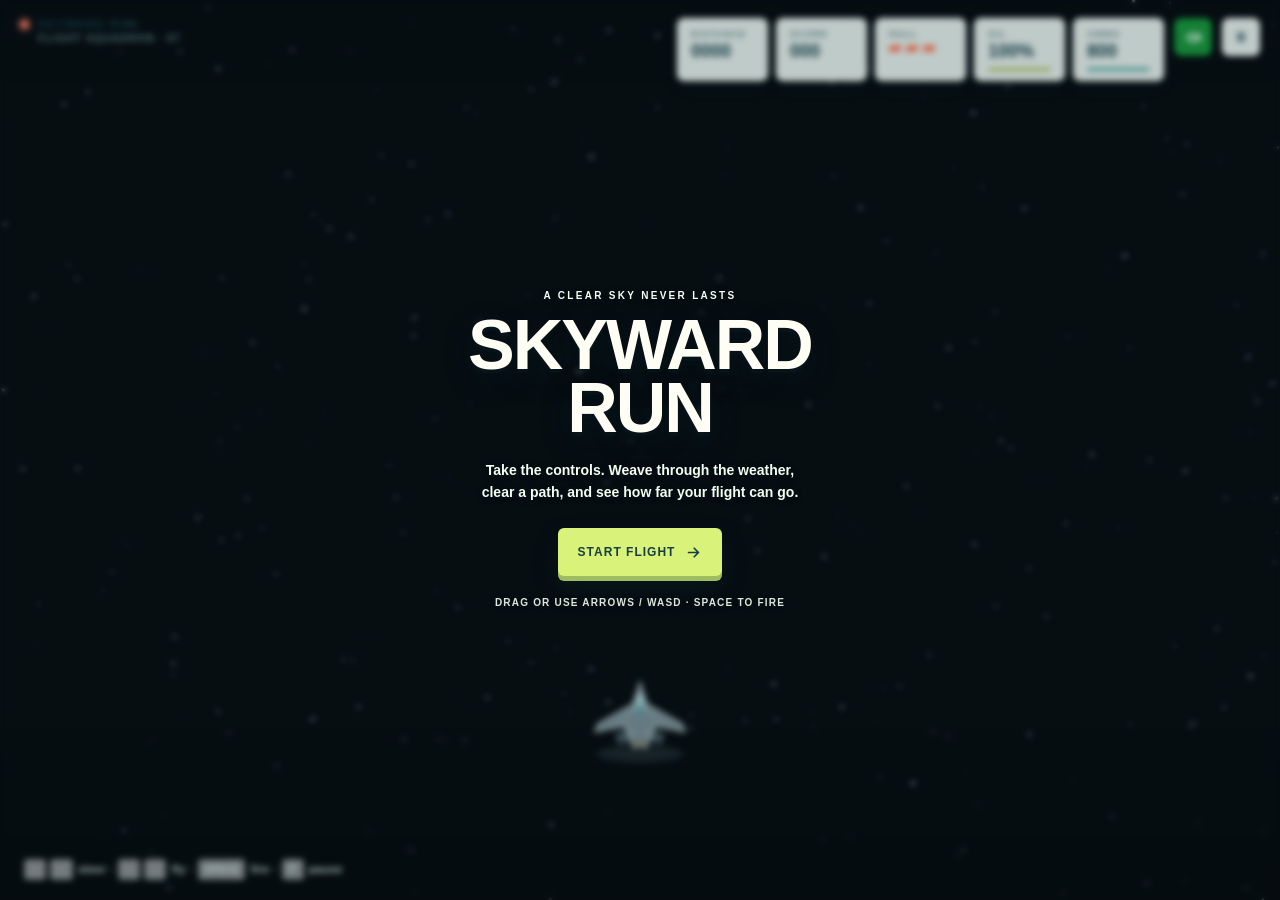
<file: Game_flight/index.html>
<!doctype html>
<html lang="en">
<head>
  <meta charset="utf-8">
  <meta name="viewport" content="width=device-width, initial-scale=1, viewport-fit=cover">
  <meta name="theme-color" content="#bce8e5">
  <meta name="apple-mobile-web-app-capable" content="yes">
  <meta name="apple-mobile-web-app-status-bar-style" content="black-translucent">
  <link rel="manifest" href="./manifest.webmanifest">
  <link rel="apple-touch-icon" href="./apple-touch-icon.png">
  <title>Skyward Run</title>
  <style>
    :root {
      color-scheme: light;
      --ink: #153b46;
      --muted: #53747a;
      --paper: rgba(249, 255, 250, .88);
      --line: rgba(21, 59, 70, .14);
      --coral: #ed7257;
      --lime: #d9f279;
    }

    * { box-sizing: border-box; }

    html, body { width: 100%; height: 100%; margin: 0; overflow: hidden; }

    body {
      background: #05070b;
      color: var(--ink);
      font-family: "Avenir Next", Avenir, "Trebuchet MS", sans-serif;
      user-select: none;
      -webkit-user-select: none;
    }

    button { color: inherit; font: inherit; }

    .game {
      position: relative;
      width: 100%;
      height: 100%;
      min-height: 420px;
      overflow: hidden;
      isolation: isolate;
    }

    canvas { position: absolute; inset: 0; width: 100%; height: 100%; display: block; touch-action: none; }

    .topbar {
      position: absolute;
      z-index: 2;
      top: max(18px, env(safe-area-inset-top));
      left: max(20px, env(safe-area-inset-left));
      right: max(20px, env(safe-area-inset-right));
      display: flex;
      align-items: flex-start;
      justify-content: space-between;
      pointer-events: none;
    }

    .brand { display: grid; gap: 3px; }
    .brand-mark { display: flex; align-items: center; gap: 9px; font-size: 11px; font-weight: 800; letter-spacing: 1.6px; }
    .brand-mark::before { content: ""; width: 9px; height: 9px; border-radius: 50%; background: var(--coral); box-shadow: 0 0 0 4px rgba(237, 114, 87, .17); }
    .brand-sub { padding-left: 18px; color: var(--muted); font-size: 10px; font-weight: 700; letter-spacing: 1.3px; }

    .stats { display: flex; gap: 8px; }
    .stat {
      min-width: 91px;
      padding: 10px 13px 9px;
      border: 1px solid rgba(255,255,255,.68);
      border-radius: 7px;
      background: var(--paper);
      box-shadow: 0 5px 20px rgba(30, 91, 96, .08);
      backdrop-filter: blur(10px);
    }
    .stat-label { display: block; margin-bottom: 3px; color: var(--muted); font-size: 9px; font-weight: 800; letter-spacing: 1.25px; }
    .stat-value { font-size: 18px; font-weight: 800; line-height: 1; font-variant-numeric: tabular-nums; }
    .meter-track { height: 3px; margin-top: 7px; overflow: hidden; border-radius: 2px; background: rgba(21,59,70,.14); }
    .meter-fill { width: 100%; height: 100%; border-radius: inherit; transition: width .18s linear; }
    .meter-fill.oil { background: #9bad47; }
    .meter-fill.ammo { background: #328f88; }
    .meter-fill.low { background: var(--coral); }
    .hull-dots { display: flex; gap: 5px; padding-top: 3px; }
    .hull-dots i { width: 12px; height: 7px; border-radius: 2px; background: var(--coral); transform: skew(-18deg); }
    .hull-dots i.off { background: #b6c9c3; }

    .pause-button, .icon-button, .audio-button {
      display: grid;
      place-items: center;
      width: 38px;
      height: 38px;
      margin-left: 2px;
      border: 1px solid rgba(255,255,255,.72);
      border-radius: 7px;
      background: var(--paper);
      cursor: pointer;
      pointer-events: auto;
      transition: transform .16s ease, background .16s ease;
    }
    .pause-button:hover, .icon-button:hover, .audio-button:hover { background: white; transform: translateY(-2px); }
    .audio-button { color: #fff; border-color: #087328; background: #168b34; }
    .audio-button[aria-pressed="true"] { color: #fff; border-color: #a51425; background: #d32f3f; }
    .pause-button svg { width: 16px; height: 16px; }
    .audio-button svg { width: 17px; height: 17px; }

    .status-message {
      position: absolute;
      z-index: 2;
      top: max(78px, calc(env(safe-area-inset-top) + 66px));
      left: 50%;
      max-width: calc(100vw - 32px);
      padding: 8px 12px;
      border: 1px solid rgba(255,255,255,.22);
      border-radius: 5px;
      background: rgba(9, 20, 25, .78);
      color: #d9f279;
      font-size: 10px;
      font-weight: 800;
      letter-spacing: 1px;
      text-align: center;
      transform: translateX(-50%);
      pointer-events: none;
    }
    .status-message[hidden] { display: none; }

    .bottomline {
      position: absolute;
      z-index: 2;
      right: max(22px, env(safe-area-inset-right));
      bottom: max(20px, env(safe-area-inset-bottom));
      left: max(22px, env(safe-area-inset-left));
      display: flex;
      align-items: end;
      justify-content: space-between;
      pointer-events: none;
    }
    .hint { color: #c1d5d1; font-size: 11px; font-weight: 700; letter-spacing: .35px; }
    .hint kbd { display: inline-grid; min-width: 22px; height: 21px; margin: 0 2px; padding: 0 5px; place-items: center; border: 1px solid rgba(21,59,70,.2); border-bottom-width: 2px; border-radius: 4px; background: rgba(255,255,255,.5); font: inherit; font-size: 10px; }
    .touch-controls { display: none; gap: 9px; pointer-events: auto; }
    .touch-hint { display: none; color: #c1d5d1; font-size: 11px; font-weight: 700; letter-spacing: .35px; }
    .touch-button {
      display: grid;
      width: 58px;
      height: 54px;
      place-items: center;
      border: 1px solid rgba(255,255,255,.75);
      border-radius: 8px;
      background: rgba(249,255,250,.74);
      box-shadow: 0 5px 16px rgba(30,91,96,.1);
      touch-action: none;
    }
    .touch-button svg { width: 21px; height: 21px; }
    .touch-button.fire { width: 66px; background: rgba(237,114,87,.92); color: white; border-color: rgba(255,255,255,.5); }
    .touch-button[hidden] { display: none; }
    .touch-button:active { transform: scale(.95); }

    .screen {
      position: absolute;
      z-index: 3;
      inset: 0;
      display: grid;
      place-items: center;
      padding: 30px;
      background: rgba(17, 62, 72, .13);
      backdrop-filter: blur(3px);
      animation: appear .3s ease both;
    }
    .screen[hidden] { display: none; }
    .screen-content { max-width: 410px; text-align: center; animation: rise .45s cubic-bezier(.2,.8,.2,1) both; }
    .eyebrow { margin: 0 0 13px; color: #f4fff1; font-size: 10px; font-weight: 800; letter-spacing: 2.3px; text-shadow: 0 1px 8px rgba(21,59,70,.2); }
    h1 { margin: 0; color: #fffef4; font-size: clamp(43px, 8vw, 70px); font-weight: 900; line-height: .9; letter-spacing: -2px; text-shadow: 0 4px 0 rgba(21,59,70,.12), 0 10px 35px rgba(21,59,70,.2); }
    .screen-copy { max-width: 325px; margin: 19px auto 25px; color: #f4fff1; font-size: 14px; font-weight: 600; line-height: 1.6; text-shadow: 0 1px 8px rgba(21,59,70,.22); }
    .primary-button {
      display: inline-flex;
      min-width: 164px;
      min-height: 48px;
      align-items: center;
      justify-content: center;
      gap: 10px;
      padding: 0 20px;
      border: 0;
      border-radius: 6px;
      background: var(--lime);
      color: #183f45;
      box-shadow: 0 5px 0 #9dbd60, 0 12px 28px rgba(21,59,70,.2);
      cursor: pointer;
      font-size: 12px;
      font-weight: 900;
      letter-spacing: 1px;
      transition: transform .14s ease, box-shadow .14s ease;
    }
    .primary-button:hover { transform: translateY(-2px); box-shadow: 0 7px 0 #9dbd60, 0 15px 30px rgba(21,59,70,.2); }
    .primary-button:active { transform: translateY(3px); box-shadow: 0 2px 0 #9dbd60; }
    .primary-button svg { width: 17px; height: 17px; }
    .screen-note { max-width: 350px; margin: 19px auto 0; color: rgba(244,255,241,.9); font-size: 10px; font-weight: 700; line-height: 1.5; letter-spacing: 1.2px; text-shadow: 0 1px 7px rgba(21,59,70,.2); }

    @keyframes appear { from { opacity: 0; } to { opacity: 1; } }
    @keyframes rise { from { opacity: 0; transform: translateY(12px); } to { opacity: 1; transform: translateY(0); } }

    @media (max-width: 640px) {
      .topbar { top: max(13px, env(safe-area-inset-top)); left: max(13px, env(safe-area-inset-left)); right: max(13px, env(safe-area-inset-right)); }
      .topbar { flex-direction: column; align-items: stretch; gap: 7px; }
      .brand-sub { font-size: 8px; }
      .stats { width: 100%; justify-content: space-between; gap: 4px; }
      .stat { min-width: 0; flex: 1 1 0; padding: 6px 5px; }
      .stat-label { margin-bottom: 3px; font-size: 7px; letter-spacing: .7px; }
      .stat-value { font-size: 13px; }
      .meter-track { height: 2px; margin-top: 5px; }
      .hull-dots { gap: 3px; }
      .hull-dots i { width: 7px; height: 6px; }
      .pause-button { width: 30px; height: 30px; flex: 0 0 30px; margin: 0; }
      .audio-button { width: 44px; height: 44px; flex: 0 0 44px; margin: 0; }
      .audio-button svg { width: 22px; height: 22px; }
      .status-message { top: max(102px, calc(env(safe-area-inset-top) + 89px)); }
      .bottomline { right: max(13px, env(safe-area-inset-right)); bottom: max(15px, env(safe-area-inset-bottom)); left: max(13px, env(safe-area-inset-left)); }
      .hint { display: none; }
      .touch-controls { display: flex; }
      .touch-hint { display: block; }
      .touch-controls { gap: 5px; }
      .touch-button { width: 42px; height: 46px; }
      .touch-button[data-control]:not(.fire) { display: none; }
      .touch-button.fire { width: 50px; }
      .screen-copy { font-size: 13px; }
    }

    @media (max-width: 900px), (pointer: coarse) {
      .hint { display: none; }
      .touch-controls { display: flex; gap: 5px; }
      .touch-hint { display: block; }
      .touch-button { width: 42px; height: 46px; }
      .touch-button[data-control]:not(.fire) { display: none; }
      .touch-button.fire { width: 50px; }
    }

    @media (max-height: 520px) and (min-width: 641px) {
      .topbar { top: 12px; }
      .bottomline { bottom: 12px; }
      h1 { font-size: 52px; }
      .screen-copy { margin: 13px auto 18px; }
    }

    @media (prefers-reduced-motion: reduce) {
      *, *::before, *::after { animation-duration: .01ms !important; transition-duration: .01ms !important; }
    }
  </style>
</head>
<body>
  <main class="game" aria-label="Skyward Run flight game">
    <canvas id="game-canvas" aria-label="Flight game playfield"></canvas>
    <header class="topbar">
      <div class="brand" aria-label="Skyward Run">
        <div class="brand-mark">SKYWARD RUN</div>
        <div class="brand-sub">FLIGHT SQUADRON · 07</div>
      </div>
      <div class="stats" aria-live="polite">
        <div class="stat"><span class="stat-label">DISTANCE</span><span class="stat-value" id="distance">0000</span></div>
        <div class="stat"><span class="stat-label">SCORE</span><span class="stat-value" id="score">000</span></div>
        <div class="stat"><span class="stat-label">HULL</span><span class="hull-dots" id="hull"><i></i><i></i><i></i></span></div>
        <div class="stat">
          <span class="stat-label">OIL</span>
          <span class="stat-value" id="oil-level">100%</span>
          <div class="meter-track"><div class="meter-fill oil" id="oil-meter" role="progressbar" aria-label="Oil level" aria-valuemin="0" aria-valuemax="100" aria-valuenow="100"></div></div>
        </div>
        <div class="stat">
          <span class="stat-label">AMMO</span>
          <span class="stat-value" id="ammo-level">800</span>
          <div class="meter-track"><div class="meter-fill ammo" id="ammo-meter" role="progressbar" aria-label="Ammunition level" aria-valuemin="0" aria-valuemax="800" aria-valuenow="800"></div></div>
        </div>
        <button class="audio-button" id="audio-button" type="button" aria-label="Mute sound" aria-pressed="false" title="Mute sound">
          <svg viewBox="0 0 24 24" fill="none" stroke="currentColor" stroke-width="2" stroke-linecap="round" stroke-linejoin="round" aria-hidden="true">
            <path d="M11 5 6 9H3v6h3l5 4z"/>
            <path class="sound-waves" d="M15.5 8.5a5 5 0 0 1 0 7m3-10a9 9 0 0 1 0 13"/>
            <path class="sound-muted" d="m16 9 5 6m0-6-5 6" hidden/>
          </svg>
        </button>
        <button class="pause-button" id="pause-button" type="button" aria-label="Pause game" title="Pause (P)" hidden>
          <svg viewBox="0 0 20 20" fill="currentColor" aria-hidden="true"><path d="M6 4h3v12H6zM11 4h3v12h-3z"/></svg>
        </button>
      </div>
    </header>
    <div class="status-message" id="status-message" role="status" hidden></div>
    <footer class="bottomline">
      <div class="hint"><kbd>←</kbd><kbd>→</kbd> steer <span aria-hidden="true">·</span> <kbd>↑</kbd><kbd>↓</kbd> fly <span aria-hidden="true">·</span> <kbd>SPACE</kbd> fire <span aria-hidden="true">·</span> <kbd>P</kbd> pause</div>
      <div class="touch-hint">DRAG TO FLY</div>
      <div class="touch-controls" aria-label="Touch controls">
        <button class="touch-button" type="button" data-control="forward" aria-label="Move forward">
          <svg viewBox="0 0 24 24" fill="none" stroke="currentColor" stroke-width="2.5" stroke-linecap="round" stroke-linejoin="round" aria-hidden="true"><path d="m18 15-6-6-6 6"/></svg>
        </button>
        <button class="touch-button" type="button" data-control="backward" aria-label="Move backward">
          <svg viewBox="0 0 24 24" fill="none" stroke="currentColor" stroke-width="2.5" stroke-linecap="round" stroke-linejoin="round" aria-hidden="true"><path d="m6 9 6 6 6-6"/></svg>
        </button>
        <button class="touch-button" type="button" data-control="left" aria-label="Move left">
          <svg viewBox="0 0 24 24" fill="none" stroke="currentColor" stroke-width="2.5" stroke-linecap="round" stroke-linejoin="round" aria-hidden="true"><path d="m15 18-6-6 6-6"/></svg>
        </button>
        <button class="touch-button" type="button" data-control="right" aria-label="Move right">
          <svg viewBox="0 0 24 24" fill="none" stroke="currentColor" stroke-width="2.5" stroke-linecap="round" stroke-linejoin="round" aria-hidden="true"><path d="m9 18 6-6-6-6"/></svg>
        </button>
        <button class="touch-button pause" id="touch-pause-button" type="button" aria-label="Pause game" title="Pause game" hidden>
          <svg viewBox="0 0 20 20" fill="currentColor" aria-hidden="true"><path d="M6 4h3v12H6zM11 4h3v12h-3z"/></svg>
        </button>
        <button class="touch-button fire" type="button" data-control="fire" aria-label="Fire">
          <svg viewBox="0 0 24 24" fill="none" stroke="currentColor" stroke-width="2.2" stroke-linecap="round" stroke-linejoin="round" aria-hidden="true"><path d="M12 22s8-4 8-11V5l-8-3-8 3v6c0 7 8 11 8 11Z"/><path d="m9 12 2 2 4-4"/></svg>
        </button>
      </div>
    </footer>
    <section class="screen" id="screen" aria-labelledby="screen-title">
      <div class="screen-content">
        <p class="eyebrow" id="screen-eyebrow">A CLEAR SKY NEVER LASTS</p>
        <h1 id="screen-title">SKYWARD<br>RUN</h1>
        <p class="screen-copy" id="screen-copy">Take the controls. Weave through the weather, clear a path, and see how far your flight can go.</p>
        <button class="primary-button" id="start-button" type="button">
          <span id="button-label">START FLIGHT</span>
          <svg viewBox="0 0 24 24" fill="none" stroke="currentColor" stroke-width="2.4" stroke-linecap="round" stroke-linejoin="round" aria-hidden="true"><path d="M5 12h14m-6-6 6 6-6 6"/></svg>
        </button>
        <p class="screen-note" id="screen-note">DRAG OR USE ARROWS / WASD · SPACE TO FIRE</p>
      </div>
    </section>
  </main>

  <script>
    (() => {
      const canvas = document.querySelector("#game-canvas");
      const ctx = canvas.getContext("2d");
      const screen = document.querySelector("#screen");
      const startButton = document.querySelector("#start-button");
      const pauseButton = document.querySelector("#pause-button");
      const touchPauseButton = document.querySelector("#touch-pause-button");
      const audioButton = document.querySelector("#audio-button");
      const soundWaves = audioButton.querySelector(".sound-waves");
      const soundMutedIcon = audioButton.querySelector(".sound-muted");
      const scoreDisplay = document.querySelector("#score");
      const distanceDisplay = document.querySelector("#distance");
      const hullDisplay = document.querySelector("#hull");
      const oilLevelDisplay = document.querySelector("#oil-level");
      const oilMeter = document.querySelector("#oil-meter");
      const ammoLevelDisplay = document.querySelector("#ammo-level");
      const ammoMeter = document.querySelector("#ammo-meter");
      const statusMessage = document.querySelector("#status-message");
      const controls = { left: false, right: false, forward: false, backward: false, fire: false };
      const touchDrag = { active: false, pointerId: null, lastX: 0, lastY: 0, tilt: 0 };
      const keys = new Set();
      const obstacleColors = ["#ea7758", "#d9944f", "#617b72", "#ddbc69"];
      let width = 0;
      let height = 0;
      let pixelRatio = 1;
      let state = "ready";
      let lastTime = 0;
      let elapsed = 0;
      let score = 0;
      let distance = 0;
      let hull = 3;
      let oil = 100;
      let ammo = 800;
      const ammoCapacity = 800;
      let spawnIn = 0.8;
      let shotIn = 0;
      let hitSoundIn = 0;
      let rapidFireRemaining = 0;
      let statusMessageRemaining = 0;
      let damageFlash = 0;
      let shake = 0;
      let audioContext;
      let masterGain;
      let audioResumePromise;
      let soundPendingDuringResume = false;
      let soundMuted = false;
      let gestureStartSoundPending = false;
      let gestureFireSoundPending = false;
      let fireControlActive = false;
      const soundEffects = {
        start: { start: 330, end: 660, duration: .28, volume: .14, type: "sine" },
        fire: { start: 620, end: 260, duration: .055, volume: .08, type: "square" },
        hit: { start: 260, end: 85, duration: .13, volume: .13, type: "triangle" },
        destroy: { start: 170, end: 48, duration: .3, volume: .16, type: "sawtooth" },
        damage: { start: 170, end: 48, duration: .24, volume: .17, type: "sawtooth" },
        pickup: { start: 540, end: 950, duration: .16, volume: .12, type: "sine" },
        pause: { start: 440, end: 330, duration: .11, volume: .1, type: "sine" },
        resume: { start: 330, end: 520, duration: .13, volume: .1, type: "sine" },
        over: { start: 330, end: 110, duration: .38, volume: .15, type: "triangle" }
      };
      let scenery = [];
      let obstacles = [];
      let pickups = [];
      let shots = [];
      let particles = [];
      const plane = { x: 0, tilt: 0, invulnerable: 0 };

      function resize() {
        const bounds = canvas.getBoundingClientRect();
        width = bounds.width;
        height = bounds.height;
        pixelRatio = Math.min(window.devicePixelRatio || 1, 2);
        canvas.width = Math.round(width * pixelRatio);
        canvas.height = Math.round(height * pixelRatio);
        ctx.setTransform(pixelRatio, 0, 0, pixelRatio, 0, 0);
        if (!plane.x) plane.x = width / 2;
        plane.x = clamp(plane.x, 36, width - 36);
        if (!plane.y) plane.y = height - Math.max(105, height * .2);
        plane.y = clamp(plane.y, 45, height - 45);
        makeScenery();
        draw();
      }

      function makeScenery() {
        scenery = Array.from({ length: Math.floor(width * height / 4200) }, () => ({
          x: Math.random() * width,
          y: Math.random() * height,
          size: 0.5 + Math.random() * 1.4,
          depth: 0.25 + Math.random() * 0.75,
          phase: Math.random() * Math.PI * 2
        }));
      }

      function clamp(value, min, max) { return Math.max(min, Math.min(max, value)); }
      function random(min, max) { return min + Math.random() * (max - min); }

      function prepareAudio() {
        const AudioContextClass = window.AudioContext || window.webkitAudioContext;
        if (!AudioContextClass) {
          reportAudioError(new Error("Web Audio is not supported by this browser."));
          return false;
        }
        if (!audioContext) {
          try {
            audioContext = new AudioContextClass();
            masterGain = audioContext.createGain();
            masterGain.connect(audioContext.destination);
          } catch (error) {
            reportAudioError(error);
            return false;
          }
        }
        return true;
      }

      function unlockAudio(kind = "start") {
        if (soundMuted || !prepareAudio() || audioContext.state === "running") return false;
        if (soundPendingDuringResume) return false;
        try {
          soundPendingDuringResume = true;
          if (kind === "start") gestureStartSoundPending = true;
          if (kind === "fire") gestureFireSoundPending = true;
          resumeAudio().then(() => {
            soundPendingDuringResume = false;
            if (!soundMuted) scheduleSound(soundEffects[kind]);
          }).catch((error) => {
            soundPendingDuringResume = false;
            if (kind === "start") gestureStartSoundPending = false;
            if (kind === "fire") gestureFireSoundPending = false;
            reportAudioError(error);
          });
          return true;
        } catch (error) {
          soundPendingDuringResume = false;
          reportAudioError(error);
          return false;
        }
      }

      function playSound(kind) {
        if (soundMuted) return;
        if (!prepareAudio()) return;

        const sound = soundEffects[kind];
        if (audioContext.state !== "running") {
          if (soundPendingDuringResume) return;
          soundPendingDuringResume = true;
          resumeAudio().then(() => {
            soundPendingDuringResume = false;
            if (!soundMuted) scheduleSound(sound);
          }).catch((error) => {
            soundPendingDuringResume = false;
            reportAudioError(error);
          });
          return;
        }
        scheduleSound(sound);
      }

      function resumeAudio() {
        if (audioContext.state === "running") return Promise.resolve();
        if (!audioResumePromise) {
          try {
            audioResumePromise = audioContext.resume().then(() => {
              if (audioContext.state !== "running") throw new Error("Audio remained suspended after resume.");
            }).finally(() => { audioResumePromise = undefined; });
          } catch (error) {
            return Promise.reject(error);
          }
        }
        return audioResumePromise;
      }

      function scheduleSound(sound) {
        const now = audioContext.currentTime;
        const oscillator = audioContext.createOscillator();
        const gain = audioContext.createGain();
        oscillator.type = sound.type;
        oscillator.frequency.setValueAtTime(sound.start, now);
        oscillator.frequency.exponentialRampToValueAtTime(sound.end, now + sound.duration);
        gain.gain.setValueAtTime(sound.volume, now);
        gain.gain.exponentialRampToValueAtTime(.001, now + sound.duration);
        oscillator.connect(gain);
        gain.connect(masterGain);
        oscillator.start(now);
        oscillator.stop(now + sound.duration);
      }

      function reportAudioError(error) {
        console.error("Unable to start game audio.", error);
        showStatus("SOUND UNAVAILABLE · CHECK DEVICE SETTINGS");
      }

      function toggleSound() {
        if (fireControlActive) return;
        soundMuted = !soundMuted;
        soundWaves.hidden = soundMuted;
        soundMutedIcon.hidden = !soundMuted;
        audioButton.setAttribute("aria-pressed", String(soundMuted));
        audioButton.setAttribute("aria-label", soundMuted ? "Unmute sound" : "Mute sound");
        audioButton.title = soundMuted ? "Unmute sound" : "Mute sound";
        if (masterGain && audioContext) {
          masterGain.gain.setTargetAtTime(soundMuted ? 0 : 1, audioContext.currentTime, .015);
        }
        if (!soundMuted && !unlockAudio("resume")) playSound("resume");
      }

      function roundRect(x, y, w, h, radius) {
        const r = Math.min(radius, w / 2, h / 2);
        ctx.beginPath();
        ctx.roundRect(x, y, w, h, r);
      }

      function drawBackground(dt) {
        ctx.fillStyle = "#05070b";
        ctx.fillRect(0, 0, width, height);

        scenery.forEach((item) => {
          if (state === "playing") item.y += (18 + distance * .008) * item.depth * dt;
          if (item.y > height + 2) {
            item.y = -2;
            item.x = random(0, width);
          }
          const twinkle = 0.72 + Math.sin(elapsed * 1.7 + item.phase) * 0.22;
          ctx.fillStyle = `rgba(220,240,255,${(0.3 + item.depth * 0.55) * twinkle})`;
          ctx.beginPath();
          ctx.arc(item.x, item.y, item.size, 0, Math.PI * 2);
          ctx.fill();
        });

        const vignette = ctx.createLinearGradient(0, 0, 0, height);
        vignette.addColorStop(0, "rgba(0,0,0,.12)");
        vignette.addColorStop(.22, "rgba(0,0,0,0)");
        vignette.addColorStop(.75, "rgba(0,0,0,0)");
        vignette.addColorStop(1, "rgba(0,0,0,.3)");
        ctx.fillStyle = vignette;
        ctx.fillRect(0, 0, width, height);
      }

      function drawPlane() {
        const y = plane.y;
        plane.y = y;
        ctx.save();
        ctx.translate(plane.x, y);
        ctx.rotate(plane.tilt * .18);
        if (plane.invulnerable > 0 && Math.floor(elapsed * 15) % 2 === 0) ctx.globalAlpha = .48;

        ctx.fillStyle = "rgba(150,190,200,.13)";
        ctx.beginPath();
        ctx.ellipse(0, 34, 43, 9, 0, 0, Math.PI * 2);
        ctx.fill();

        ctx.fillStyle = "#3c4b53";
        ctx.beginPath();
        ctx.moveTo(-7, 7); ctx.lineTo(-25, 14); ctx.lineTo(-21, 25); ctx.lineTo(-5, 18); ctx.closePath(); ctx.fill();
        ctx.moveTo(7, 7); ctx.lineTo(25, 14); ctx.lineTo(21, 25); ctx.lineTo(5, 18); ctx.closePath(); ctx.fill();

        ctx.fillStyle = "#71828a";
        ctx.beginPath();
        ctx.moveTo(0, -38); ctx.lineTo(7, -16); ctx.lineTo(42, 4); ctx.lineTo(45, 12);
        ctx.lineTo(15, 6); ctx.lineTo(11, 19); ctx.lineTo(5, 28); ctx.lineTo(0, 24);
        ctx.lineTo(-5, 28); ctx.lineTo(-11, 19); ctx.lineTo(-15, 6); ctx.lineTo(-45, 12);
        ctx.lineTo(-42, 4); ctx.lineTo(-7, -16); ctx.closePath(); ctx.fill();
        ctx.strokeStyle = "#b7c7c8";
        ctx.lineWidth = 1.2;
        ctx.stroke();

        ctx.strokeStyle = "rgba(222,235,228,.5)";
        ctx.lineWidth = .8;
        ctx.beginPath();
        ctx.moveTo(-8, -12); ctx.lineTo(-15, 0); ctx.lineTo(-23, 4);
        ctx.moveTo(8, -12); ctx.lineTo(15, 0); ctx.lineTo(23, 4);
        ctx.moveTo(-15, 6); ctx.lineTo(-8, 9); ctx.lineTo(-5, 18);
        ctx.moveTo(15, 6); ctx.lineTo(8, 9); ctx.lineTo(5, 18);
        ctx.stroke();

        const canopy = ctx.createLinearGradient(0, -25, 0, -3);
        canopy.addColorStop(0, "#b5e2e4");
        canopy.addColorStop(1, "#356271");
        ctx.fillStyle = canopy;
        ctx.beginPath();
        ctx.moveTo(0, -27); ctx.lineTo(4.5, -17); ctx.lineTo(4, -5);
        ctx.lineTo(0, -2); ctx.lineTo(-4, -5); ctx.lineTo(-4.5, -17); ctx.closePath();
        ctx.fill();
        ctx.strokeStyle = "rgba(234,250,238,.8)";
        ctx.lineWidth = .8;
        ctx.stroke();

        ctx.fillStyle = "#26343b";
        ctx.beginPath();
        ctx.ellipse(-4, 24, 2.2, 3.2, 0, 0, Math.PI * 2);
        ctx.ellipse(4, 24, 2.2, 3.2, 0, 0, Math.PI * 2);
        ctx.fill();
        ctx.shadowColor = "#f09a5a";
        ctx.shadowBlur = 7;
        ctx.fillStyle = "#ffca83";
        ctx.beginPath();
        ctx.ellipse(-4, 25, 1.2, 2, 0, 0, Math.PI * 2);
        ctx.ellipse(4, 25, 1.2, 2, 0, 0, Math.PI * 2);
        ctx.fill();
        ctx.restore();
      }

      function drawObstacle(item) {
        ctx.save();
        ctx.translate(item.x, item.y);
        ctx.rotate(item.rotation);
        const r = item.radius;
        ctx.fillStyle = "rgba(37,70,67,.17)";
        ctx.beginPath(); ctx.ellipse(2, r * .8, r * .95, r * .29, 0, 0, Math.PI * 2); ctx.fill();
        ctx.fillStyle = obstacleColors[item.color];
        ctx.beginPath();
        for (let point = 0; point < 9; point++) {
          const angle = point * Math.PI * 2 / 9;
          const radius = r * (point % 2 === 0 ? 1 : .76) * (item.jagged[point] || 1);
          const px = Math.cos(angle) * radius;
          const py = Math.sin(angle) * radius;
          if (point === 0) ctx.moveTo(px, py); else ctx.lineTo(px, py);
        }
        ctx.closePath(); ctx.fill();
        ctx.strokeStyle = "rgba(255,245,209,.54)"; ctx.lineWidth = 2; ctx.stroke();
        ctx.fillStyle = "rgba(255,244,211,.32)";
        ctx.beginPath(); ctx.ellipse(-r * .22, -r * .2, r * .25, r * .14, -.6, 0, Math.PI * 2); ctx.fill();
        if (item.hp > 1) {
          ctx.fillStyle = "rgba(255,249,226,.82)";
          ctx.font = `800 ${Math.max(10, r * .75)}px sans-serif`;
          ctx.textAlign = "center"; ctx.textBaseline = "middle";
          ctx.fillText("✦", 0, 1);
        }
        ctx.restore();
      }

      function drawPickup(item) {
        const color = item.type === "oil" ? "#d9f279" : "#6adbd0";
        const pulse = 1 + Math.sin(elapsed * 5 + item.phase) * .08;
        ctx.save();
        ctx.translate(item.x, item.y);
        ctx.scale(pulse, pulse);
        ctx.shadowColor = color;
        ctx.shadowBlur = 13;
        ctx.fillStyle = "#101b20";
        ctx.strokeStyle = color;
        ctx.lineWidth = 2;
        ctx.beginPath();
        ctx.arc(0, 0, 17, 0, Math.PI * 2);
        ctx.fill();
        ctx.stroke();
        ctx.shadowBlur = 0;
        ctx.fillStyle = color;

        if (item.type === "oil") {
          roundRect(-6, -5, 12, 12, 2);
          ctx.fill();
          roundRect(-3, -9, 6, 4, 1);
          ctx.fill();
          ctx.strokeStyle = color;
          ctx.lineWidth = 2;
          ctx.beginPath();
          ctx.moveTo(6, -2);
          ctx.lineTo(9, 1);
          ctx.lineTo(9, 5);
          ctx.stroke();
          ctx.fillStyle = "#101b20";
          ctx.font = "800 7px sans-serif";
          ctx.textAlign = "center";
          ctx.textBaseline = "middle";
          ctx.fillText("OIL", 0, 1);
        } else {
          roundRect(-8, -6, 16, 13, 2);
          ctx.fill();
          ctx.fillStyle = "#101b20";
          ctx.fillRect(-5, -3, 3, 3);
          ctx.fillRect(1, -3, 3, 3);
          ctx.fillRect(-5, 2, 3, 3);
          ctx.fillRect(1, 2, 3, 3);
        }
        ctx.restore();
      }

      function drawShot(shot) {
        ctx.save();
        ctx.shadowColor = "#fff3a8";
        ctx.shadowBlur = 6;
        ctx.fillStyle = "#fff8be";
        roundRect(shot.x - 1.5, shot.y - 11, 3, 15, 1.5);
        ctx.fill();
        ctx.restore();
      }

      function drawParticles() {
        particles.forEach((particle) => {
          ctx.globalAlpha = Math.max(0, particle.life / particle.maxLife);
          ctx.fillStyle = particle.color;
          ctx.beginPath(); ctx.arc(particle.x, particle.y, particle.size * particle.life / particle.maxLife, 0, Math.PI * 2); ctx.fill();
        });
        ctx.globalAlpha = 1;
      }

      function draw(dt = 0) {
        if (!width || !height) return;
        ctx.save();
        if (shake > 0) ctx.translate(random(-shake, shake), random(-shake, shake));
        drawBackground(dt);
        obstacles.forEach(drawObstacle);
        pickups.forEach(drawPickup);
        shots.forEach(drawShot);
        drawParticles();
        drawPlane();
        ctx.restore();
        if (damageFlash > 0) {
          ctx.fillStyle = `rgba(237, 91, 69, ${damageFlash * .15})`;
          ctx.fillRect(0, 0, width, height);
        }
      }

      function addBurst(x, y, color, count = 12) {
        for (let index = 0; index < count; index++) {
          const angle = Math.random() * Math.PI * 2;
          const speed = random(45, 190);
          particles.push({ x, y, vx: Math.cos(angle) * speed, vy: Math.sin(angle) * speed, size: random(2, 5), life: random(.24, .62), maxLife: .62, color });
        }
      }

      function spawnObstacle() {
        const radius = random(16, 29) + Math.min(distance * .0014, 9);
        const jagged = Array.from({ length: 9 }, () => random(.76, 1.12));
        obstacles.push({
          x: random(35 + radius, width - 35 - radius),
          y: -radius - 8,
          radius,
          speed: random(125, 205) + Math.min(distance * .1, 130),
          rotation: random(0, Math.PI * 2),
          spin: random(-1.2, 1.2),
          color: Math.floor(Math.random() * obstacleColors.length),
          hp: radius > 36 ? 2 : 1,
          jagged
        });
      }

      function spawnPickup() {
        pickups.push({
          type: Math.random() < .5 ? "oil" : "ammo",
          x: random(30, width - 30),
          y: -24,
          speed: random(105, 150),
          phase: random(0, Math.PI * 2)
        });
      }

      function showStatus(message) {
        statusMessage.textContent = message;
        statusMessage.hidden = false;
        statusMessageRemaining = 2;
      }

      function updateStatus(dt) {
        if (rapidFireRemaining > 0) {
          statusMessage.textContent = `RAPID FIRE · ${Math.ceil(rapidFireRemaining)}s`;
          statusMessage.hidden = false;
        } else if (statusMessageRemaining > 0) {
          statusMessageRemaining -= dt;
          if (statusMessageRemaining <= 0) statusMessage.hidden = true;
        } else {
          statusMessage.hidden = true;
        }
      }

      function fire() {
        if (ammo < 8) return;
        if (gestureFireSoundPending) gestureFireSoundPending = false;
        else playSound("fire");
        for (let index = 0; index < 8; index++) {
          shots.push({
            x: plane.x + (index - 3.5) * 9,
            y: plane.y - 25,
            vx: 0,
            vy: 530
          });
        }
        ammo -= 8;
        updateMeters();
        shotIn = rapidFireRemaining > 0 ? .065 : .11;
      }

      function update(dt) {
        elapsed += dt;
        if (state !== "playing") return;
        hitSoundIn = Math.max(0, hitSoundIn - dt);
        rapidFireRemaining = Math.max(0, rapidFireRemaining - dt);
        updateStatus(dt);
        oil = Math.max(0, oil - dt * .9);
        updateMeters();
        if (oil <= 0) {
          endGame("oil");
          return;
        }
        const direction = (controls.right || keys.has("ArrowRight") || keys.has("KeyD") ? 1 : 0) - (controls.left || keys.has("ArrowLeft") || keys.has("KeyA") ? 1 : 0);
        const verticalDirection = (controls.backward || keys.has("ArrowDown") || keys.has("KeyS") ? 1 : 0) - (controls.forward || keys.has("ArrowUp") || keys.has("KeyW") ? 1 : 0);
        const targetTilt = touchDrag.active ? touchDrag.tilt : direction;
        plane.tilt += (targetTilt - plane.tilt) * Math.min(1, dt * 9);
        plane.x = clamp(plane.x + direction * 390 * dt, 34, width - 34);
        plane.y = clamp(plane.y + verticalDirection * 300 * dt, 45, height - 45);
        distance += dt * (31 + Math.min(score * .035, 45));
        distanceDisplay.textContent = String(Math.floor(distance)).padStart(4, "0");

        shotIn -= dt;
        if ((controls.fire || keys.has("Space")) && shotIn <= 0) {
          if (ammo >= 8) fire();
          else shotIn = .2;
        }

        spawnIn -= dt;
        if (spawnIn <= 0) {
          if (Math.random() < .28) spawnPickup();
          else spawnObstacle();
          spawnIn = random(.48, 1.08) * Math.max(.48, 1 - distance * .00055);
        }

        obstacles.forEach((item) => {
          item.y += item.speed * dt;
          item.x += Math.sin(elapsed * 1.3 + item.rotation) * 13 * dt;
          item.rotation += item.spin * dt;
        });
        pickups.forEach((item) => { item.y += item.speed * dt; });
        shots.forEach((shot) => {
          shot.x += shot.vx * dt;
          shot.y -= shot.vy * dt;
        });

        for (let shotIndex = shots.length - 1; shotIndex >= 0; shotIndex--) {
          const shot = shots[shotIndex];
          let hit = false;
          for (let itemIndex = obstacles.length - 1; itemIndex >= 0; itemIndex--) {
            const item = obstacles[itemIndex];
            if (Math.abs(shot.x - item.x) < item.radius * .82 && Math.abs(shot.y - item.y) < item.radius * .82) {
              item.hp -= 1;
              if (hitSoundIn <= 0) {
                playSound("hit");
                hitSoundIn = .1;
              }
              addBurst(shot.x, shot.y, "#fff1a8", 4);
              if (item.hp <= 0) {
                addBurst(item.x, item.y, obstacleColors[item.color], 14);
                obstacles.splice(itemIndex, 1);
                score += 10;
                scoreDisplay.textContent = String(score).padStart(3, "0");
                playSound("destroy");
              }
              hit = true;
              break;
            }
          }
          if (hit || shot.y < -20 || shot.x < -20 || shot.x > width + 20) shots.splice(shotIndex, 1);
        }

        if (plane.invulnerable <= 0) {
          for (let index = obstacles.length - 1; index >= 0; index--) {
            const item = obstacles[index];
            const dx = item.x - plane.x;
            const dy = item.y - plane.y;
            if (dx * dx + dy * dy < (item.radius + 19) ** 2) {
              obstacles.splice(index, 1);
              addBurst(item.x, item.y, obstacleColors[item.color], 18);
              hull = 0;
              playSound("damage");
              damageFlash = .8;
              shake = 9;
              updateHull();
              endGame("obstacle");
              break;
            }
          }
        } else {
          plane.invulnerable -= dt;
        }

        if (state === "playing") {
          for (let index = pickups.length - 1; index >= 0; index--) {
            const item = pickups[index];
            const dx = item.x - plane.x;
            const dy = item.y - plane.y;
            if (dx * dx + dy * dy >= 34 ** 2) continue;
            pickups.splice(index, 1);
            playSound("pickup");
            if (item.type === "oil") {
              if (oil < 100) {
                oil = Math.min(100, oil + 35);
                updateMeters();
                showStatus("OIL SUPPLY · LEVEL RESTORED");
              } else {
                score += 25;
                scoreDisplay.textContent = String(score).padStart(3, "0");
                showStatus("OIL SUPPLY · +25 POINTS");
              }
            } else {
              ammo = Math.min(ammoCapacity, ammo + 600);
              rapidFireRemaining = Math.min(20, rapidFireRemaining + 10);
              updateMeters();
              showStatus("AMMO SUPPLY · RAPID FIRE");
            }
          }
        }

        particles.forEach((particle) => {
          particle.x += particle.vx * dt;
          particle.y += particle.vy * dt;
          particle.vx *= Math.max(0, 1 - dt * 2.5);
          particle.vy *= Math.max(0, 1 - dt * 2.5);
          particle.life -= dt;
        });
        particles = particles.filter((particle) => particle.life > 0);
        obstacles = obstacles.filter((item) => item.y < height + item.radius + 8);
        pickups = pickups.filter((item) => item.y < height + 24);
        shots = shots.filter((shot) => shot.y > -22);
        damageFlash = Math.max(0, damageFlash - dt);
        shake = Math.max(0, shake - dt * 30);
      }

      function updateHull() {
        hullDisplay.innerHTML = "";
        for (let index = 0; index < 3; index++) {
          const segment = document.createElement("i");
          if (index >= hull) segment.className = "off";
          hullDisplay.append(segment);
        }
      }

      function updateMeters() {
        const oilPercent = Math.ceil(oil);
        const ammoPercent = ammo / ammoCapacity * 100;
        oilLevelDisplay.textContent = `${oilPercent}%`;
        oilMeter.style.width = `${oilPercent}%`;
        oilMeter.setAttribute("aria-valuenow", String(oilPercent));
        oilMeter.classList.toggle("low", oil <= 20);
        ammoLevelDisplay.textContent = String(ammo);
        ammoMeter.style.width = `${ammoPercent}%`;
        ammoMeter.setAttribute("aria-valuenow", String(ammo));
        ammoMeter.classList.toggle("low", ammoPercent <= 20);
      }

      function showScreen(kind, reason) {
        const title = document.querySelector("#screen-title");
        const eyebrow = document.querySelector("#screen-eyebrow");
        const copy = document.querySelector("#screen-copy");
        const label = document.querySelector("#button-label");
        const note = document.querySelector("#screen-note");
        if (kind === "ready") {
          eyebrow.textContent = "A CLEAR SKY NEVER LASTS";
          title.innerHTML = "SKYWARD<br>RUN";
          copy.textContent = "Take the controls. Weave through the weather, clear a path, and see how far your flight can go.";
          label.textContent = "START FLIGHT";
          note.textContent = "ARROWS / WASD TO FLY · SPACE TO FIRE";
        } else if (kind === "paused") {
          eyebrow.textContent = "AUTOPILOT ENGAGED";
          title.textContent = "TAKE A BREATHER";
          copy.textContent = `Flight paused at ${Math.floor(distance)} meters with ${score} points on the board.`;
          label.textContent = "RESUME FLIGHT";
          note.textContent = "PRESS P OR ESC TO RESUME";
        } else {
          eyebrow.textContent = reason === "oil" ? "OIL SUPPLY DEPLETED" : "FLIGHT COMPLETE";
          title.innerHTML = "NICE<br>FLIGHT";
          copy.textContent = `You flew ${Math.floor(distance)} meters and scored ${score} points. Ready for another run?`;
          label.textContent = "FLY AGAIN";
          note.textContent = "YOUR NEXT RUN STARTS NOW";
        }
        screen.hidden = false;
      }

      function startGame() {
        // Initialize/resume Web Audio directly in the Start click gesture.
        // iOS Safari can reject audio initialization from an earlier pointerdown.
        if (!unlockAudio("start")) playSound("start");
        state = "playing";
        elapsed = 0;
        score = 0;
        distance = 0;
        hull = 3;
        oil = 100;
        ammo = ammoCapacity;
        spawnIn = .55;
        shotIn = 0;
        rapidFireRemaining = 0;
        statusMessageRemaining = 0;
        damageFlash = 0;
        shake = 0;
        obstacles = [];
        pickups = [];
        shots = [];
        particles = [];
        plane.x = width / 2;
        plane.y = height - Math.max(105, height * .2);
        plane.invulnerable = 0;
        scoreDisplay.textContent = "000";
        distanceDisplay.textContent = "0000";
        statusMessage.hidden = true;
        updateHull();
        updateMeters();
        screen.hidden = true;
        pauseButton.hidden = false;
        touchPauseButton.hidden = false;
        clearControls();
      }

      function pauseGame() {
        if (state === "playing") {
          playSound("pause");
          state = "paused";
          clearControls();
          showScreen("paused");
        } else if (state === "paused") {
          playSound("resume");
          state = "playing";
          screen.hidden = true;
        }
      }

      function endGame(reason = "hull") {
        playSound("over");
        state = "over";
        pauseButton.hidden = true;
        touchPauseButton.hidden = true;
        clearControls();
        showScreen("over", reason);
      }

      function clearControls() {
        controls.left = false;
        controls.right = false;
        controls.forward = false;
        controls.backward = false;
        controls.fire = false;
        fireControlActive = false;
        touchDrag.active = false;
        touchDrag.pointerId = null;
        touchDrag.tilt = 0;
        keys.clear();
      }

      function frame(timestamp) {
        const dt = Math.min((timestamp - (lastTime || timestamp)) / 1000, .04);
        lastTime = timestamp;
        update(dt);
        draw(dt);
        requestAnimationFrame(frame);
      }

      startButton.addEventListener("click", startGame);
      audioButton.addEventListener("pointerdown", () => unlockAudio("resume"));
      audioButton.addEventListener("click", toggleSound);
      pauseButton.addEventListener("click", pauseGame);
      touchPauseButton.addEventListener("click", pauseGame);
      window.addEventListener("resize", resize);
      window.addEventListener("blur", clearControls);
      document.addEventListener("visibilitychange", () => { if (document.hidden && state === "playing") pauseGame(); });

      window.addEventListener("keydown", (event) => {
        if (["ArrowLeft", "ArrowRight", "ArrowUp", "ArrowDown", "Space"].includes(event.code)) event.preventDefault();
        if (event.repeat) return;
        if (event.code === "KeyP" || event.code === "Escape") {
          if (state === "playing" || state === "paused") pauseGame();
          return;
        }
        keys.add(event.code);
      });
      window.addEventListener("keyup", (event) => keys.delete(event.code));

      canvas.addEventListener("pointerdown", (event) => {
        if (event.pointerType === "mouse" || state !== "playing") return;
        event.preventDefault();
        touchDrag.active = true;
        touchDrag.pointerId = event.pointerId;
        touchDrag.lastX = event.clientX;
        touchDrag.lastY = event.clientY;
        canvas.setPointerCapture(event.pointerId);
      });
      canvas.addEventListener("pointermove", (event) => {
        if (!touchDrag.active || event.pointerId !== touchDrag.pointerId || state !== "playing") return;
        event.preventDefault();
        const deltaX = event.clientX - touchDrag.lastX;
        const deltaY = event.clientY - touchDrag.lastY;
        plane.x = clamp(plane.x + deltaX, 34, width - 34);
        plane.y = clamp(plane.y + deltaY, 45, height - 45);
        touchDrag.tilt = clamp(deltaX / 16, -1, 1);
        touchDrag.lastX = event.clientX;
        touchDrag.lastY = event.clientY;
      });
      const releaseTouchDrag = (event) => {
        if (event.pointerId !== touchDrag.pointerId) return;
        touchDrag.active = false;
        touchDrag.pointerId = null;
        touchDrag.tilt = 0;
      };
      canvas.addEventListener("pointerup", releaseTouchDrag);
      canvas.addEventListener("pointercancel", releaseTouchDrag);
      canvas.addEventListener("lostpointercapture", releaseTouchDrag);

      document.querySelectorAll("[data-control]").forEach((button) => {
        const control = button.dataset.control;
        button.addEventListener("pointerdown", (event) => {
          event.preventDefault();
          if (control === "fire") {
            fireControlActive = true;
            unlockAudio("fire");
          }
          controls[control] = true;
          button.setPointerCapture(event.pointerId);
        });
        const release = () => {
          controls[control] = false;
          if (control === "fire") setTimeout(() => { fireControlActive = false; }, 0);
        };
        button.addEventListener("pointerup", release);
        button.addEventListener("pointercancel", release);
        button.addEventListener("lostpointercapture", release);
      });

      resize();
      requestAnimationFrame(frame);
    })();
  </script>
</body>
</html>
</file>
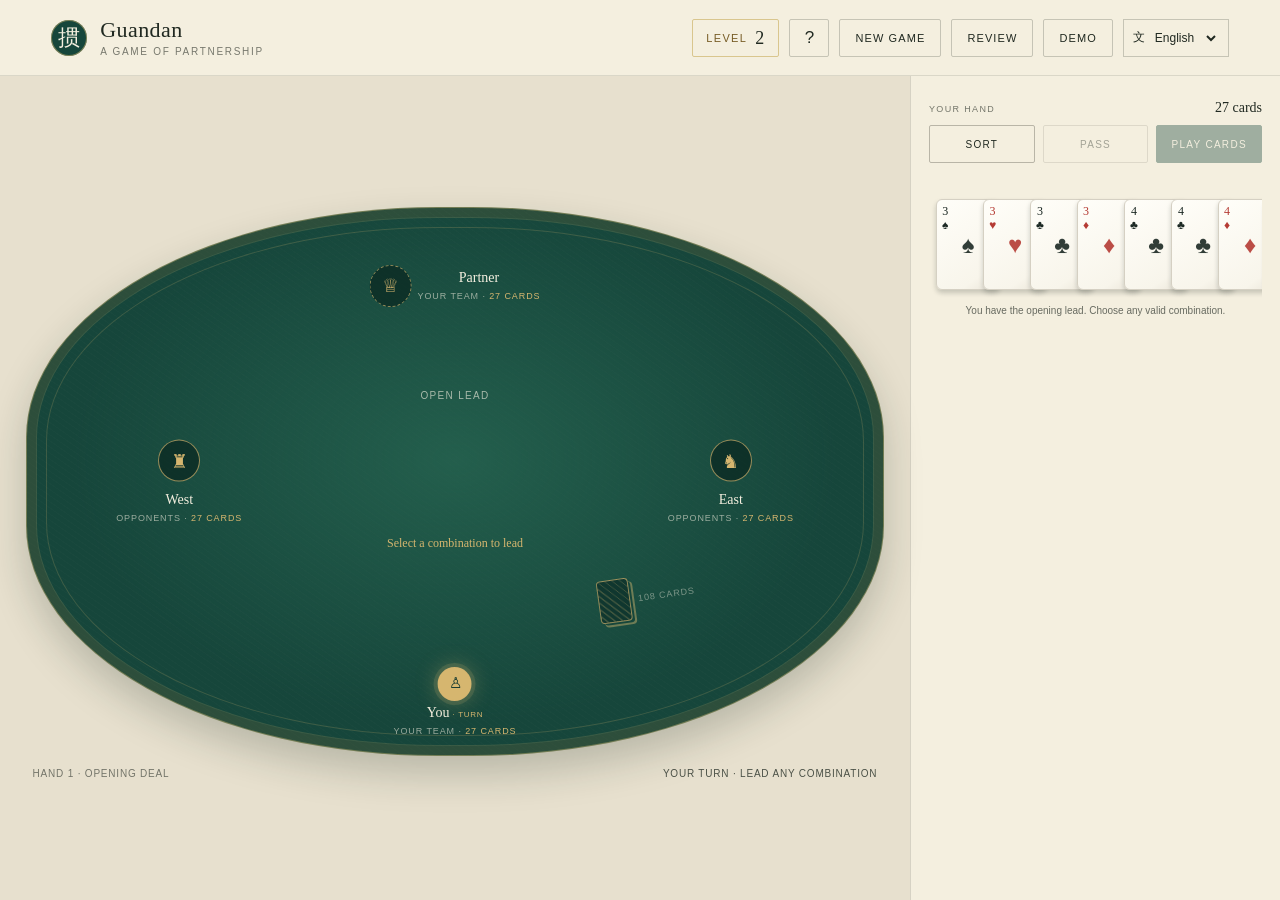
<file: Game_guandan/index.html>
<!doctype html>
<html lang="en">
<head>
  <meta charset="utf-8">
  <meta name="viewport" content="width=device-width, initial-scale=1">
  <meta name="theme-color" content="#123b34">
  <title>Guandan — The Table Is Yours</title>
  <style>
    :root {
      color-scheme: light;
      --felt: #16463b;
      --felt-deep: #10372f;
      --felt-light: #23604f;
      --paper: #f4efdf;
      --paper-dark: #e4dcc7;
      --ink: #202921;
      --muted: #a7b8a9;
      --gold: #d6b66f;
      --red: #b53b34;
      --black: #1c2924;
      --line: rgba(244, 239, 223, .18);
      --serif: "Iowan Old Style", "Palatino Linotype", "Book Antiqua", Georgia, serif;
      --sans: "Avenir Next", Avenir, "Segoe UI", sans-serif;
    }
    * { box-sizing: border-box; }
    body {
      margin: 0;
      min-width: 320px;
      min-height: 100vh;
      overflow-x: hidden;
      background: var(--paper);
      color: var(--ink);
      font-family: var(--sans);
    }
    button { font: inherit; }
    .app-shell { min-height: 100vh; display: grid; grid-template-columns: minmax(0, 1fr) minmax(320px, 370px); grid-template-rows: 76px minmax(0, 1fr); }
    .topbar {
      height: 76px;
      padding: 0 clamp(18px, 4vw, 64px);
      display: flex;
      align-items: center;
      justify-content: space-between;
      border-bottom: 1px solid rgba(32, 41, 33, .12);
      background: var(--paper);
      position: relative;
      z-index: 2;
      grid-column: 1 / -1;
      grid-row: 1;
    }
    .brand { display: flex; align-items: center; gap: 13px; }
    .brand-mark {
      width: 36px; height: 36px; display: grid; place-items: center;
      color: var(--paper); background: var(--felt); border-radius: 50%;
      font: 22px/1 var(--serif); box-shadow: inset 0 0 0 1px rgba(214,182,111,.5);
    }
    .brand-name { font: 22px/1 var(--serif); letter-spacing: .02em; }
    .brand-sub { color: #77786d; font-size: 10px; letter-spacing: .17em; text-transform: uppercase; margin-top: 5px; }
    .top-actions { display: flex; align-items: center; gap: 10px; }
    .level-chip {
      color: #765c25; border: 1px solid #d9c68e; border-radius: 2px;
      padding: 9px 13px; font-size: 11px; letter-spacing: .12em; text-transform: uppercase;
      display: flex; align-items: center; gap: 8px;
    }
    .level-chip strong { font: 18px/1 var(--serif); color: var(--ink); }
    .icon-button, .text-button {
      border: 1px solid rgba(32,41,33,.22); color: var(--ink); background: transparent;
      border-radius: 2px; height: 38px; cursor: pointer; transition: background .18s, color .18s, border .18s;
    }
    .icon-button { width: 40px; display: grid; place-items: center; font-size: 17px; }
    .text-button { padding: 0 15px; font-size: 11px; letter-spacing: .1em; text-transform: uppercase; }
    .icon-button:hover, .text-button:hover { background: var(--ink); color: var(--paper); border-color: var(--ink); }
    .table-wrap {
      grid-column: 1; grid-row: 2; min-height: 0; display: flex; flex-direction: column; align-items: center;
      justify-content: center; padding: 17px clamp(12px, 2vw, 30px) 0;
      background-color: #e7e0ce;
      background-image: radial-gradient(rgba(32,41,33,.08) .7px, transparent .7px);
      background-size: 8px 8px;
    }
    .table {
      width: min(1180px, 100%); height: clamp(360px, 61vh, 650px); min-height: 360px;
      position: relative; border-radius: 48% / 42%; overflow: hidden;
      border: 1px solid rgba(214,182,111,.48);
      background:
        radial-gradient(ellipse at 50% 46%, rgba(41,105,84,.7) 0, transparent 63%),
        repeating-linear-gradient(35deg, rgba(255,255,255,.012) 0 1px, transparent 1px 5px),
        var(--felt);
      box-shadow: 0 18px 38px rgba(24,39,31,.22), inset 0 0 0 9px rgba(11,44,36,.27), inset 0 0 0 10px rgba(214,182,111,.18);
    }
    .table::before {
      content: ""; position: absolute; inset: 19px; border: 1px solid rgba(214,182,111,.2);
      border-radius: inherit; pointer-events: none;
    }
    .table-label { position: absolute; top: 21px; left: 50%; transform: translateX(-50%); color: rgba(244,239,223,.49); font-size: 9px; letter-spacing: .24em; text-transform: uppercase; white-space: nowrap; }
    .seat {
      position: absolute; z-index: 1; display: flex; align-items: center; gap: 10px;
      color: var(--paper); min-width: 120px;
    }
    .seat-north { top: 57px; left: 50%; transform: translateX(-50%); flex-direction: row; gap: 6px; }
    .seat-west { top: 50%; left: clamp(20px, 7vw, 100px); transform: translateY(-50%); flex-direction: column; }
    .seat-east { top: 50%; right: clamp(20px, 7vw, 100px); transform: translateY(-50%); flex-direction: column; }
    .seat-south { bottom: 19px; left: 50%; transform: translateX(-50%); flex-direction: column; gap: 4px; }
    .avatar {
      width: 42px; height: 42px; flex: 0 0 auto; border: 1px solid rgba(214,182,111,.68);
      border-radius: 50%; display: grid; place-items: center; color: var(--gold);
      background: rgba(9,35,29,.64); font: 19px/1 var(--serif); position: relative;
    }
    .seat-south .avatar { width: 34px; height: 34px; font-size: 15px; }
    .seat-copy { text-align: center; }
    .seat-name { font: 14px/1.2 var(--serif); white-space: nowrap; }
    .seat-meta { margin-top: 4px; color: rgba(244,239,223,.6); font-size: 9px; letter-spacing: .1em; text-transform: uppercase; white-space: nowrap; }
    .seat-count { color: var(--gold); }
    .seat.active .avatar { background: var(--gold); color: var(--felt-deep); box-shadow: 0 0 0 4px rgba(214,182,111,.14), 0 0 22px rgba(214,182,111,.4); }
    .seat.active .seat-name::after { content: "  ·  TURN"; color: var(--gold); font: 8px var(--sans); letter-spacing: .09em; }
    html[lang="zh-Hans"] .seat.active .seat-name::after { content: "  ·  轮到"; }
    .seat.partner .avatar { border-style: dashed; }
    .seat.done .avatar { opacity: .48; }
    .trick-area {
      position: absolute; left: 50%; top: 48%; transform: translate(-50%, -50%);
      width: min(780px, 82%); min-height: 156px; display: flex; flex-direction: column;
      align-items: center; justify-content: center; gap: 11px; text-align: center;
    }
    .trick-caption { min-height: 14px; color: rgba(244,239,223,.64); font-size: 10px; letter-spacing: .13em; text-transform: uppercase; }
    .trick-cards { min-height: 110px; max-width: 100%; display: flex; align-items: center; justify-content: center; gap: 9px; overflow-x: auto; scrollbar-width: thin; scrollbar-color: rgba(214,182,111,.5) transparent; }
    .trick-play { flex: 0 0 auto; min-width: 56px; display: flex; flex-direction: column; align-items: center; gap: 5px; padding: 5px 7px; border-left: 1px solid rgba(214,182,111,.2); }
    .trick-play.latest { border-left-color: rgba(214,182,111,.75); background: rgba(8,35,29,.2); }
    .trick-play-label { color: rgba(244,239,223,.75); font: 9px var(--sans); white-space: nowrap; }
    .trick-play.latest .trick-play-label { color: var(--gold); }
    .trick-play-cards { display: flex; align-items: center; justify-content: center; padding-left: 8px; }
    .trick-play .playing-card { width: clamp(27px, 3.4vw, 39px); height: clamp(40px, 5.1vw, 55px); margin-left: -9px; transform: none; cursor: default; }
    .trick-play .playing-card:first-child { margin-left: 0; }
    .trick-play .corner { top: 3px; left: 3px; font-size: 8px; }
    .trick-play .corner .suit { font-size: 8px; }
    .trick-play .card-center { font-size: 15px; }
    .trick-pass { color: rgba(244,239,223,.56); font: 10px var(--sans); padding: 9px 5px; }
    .trick-cards .playing-card:nth-child(2n) { --tilt: 3deg; }
    .trick-cards .playing-card:nth-child(2n+1) { --tilt: -2deg; }
    .trick-note { color: var(--gold); font: 12px var(--serif); min-height: 15px; }
    .deck-mark { position: absolute; right: 22%; bottom: 25%; color: rgba(244,239,223,.45); display: flex; align-items: center; gap: 8px; font-size: 9px; letter-spacing: .1em; text-transform: uppercase; transform: rotate(-8deg); }
    .deck-stack { width: 32px; height: 43px; border: 1px solid rgba(214,182,111,.64); border-radius: 4px; background: repeating-linear-gradient(45deg, transparent 0 4px, rgba(214,182,111,.25) 4px 5px), var(--felt-deep); box-shadow: 3px 3px 0 -1px var(--felt), 4px 4px 0 0 rgba(214,182,111,.45); }
    .announcement {
      position: absolute; z-index: 3; left: 50%; top: 28%; transform: translate(-50%, 8px);
      background: var(--paper); color: var(--ink); border: 1px solid var(--gold); padding: 10px 18px;
      font: 13px var(--serif); opacity: 0; pointer-events: none; transition: opacity .2s, transform .2s; white-space: nowrap;
    }
    .announcement.show { opacity: 1; transform: translate(-50%, 0); }
    .table-footer { width: min(1180px, 100%); display: flex; justify-content: space-between; padding: 12px 7px 8px; color: #737469; font-size: 10px; letter-spacing: .08em; text-transform: uppercase; }
    .table-footer .turn-message { color: #4b5147; }
    .hand-panel { grid-column: 2; grid-row: 2; min-width: 0; display: flex; flex-direction: column; width: 100%; padding: 24px 18px; background: var(--paper); border-left: 1px solid rgba(32,41,33,.14); }
    .hand-heading { width: min(1180px, 100%); margin: 0 auto 8px; display: flex; justify-content: space-between; align-items: baseline; color: #74766b; font-size: 9px; letter-spacing: .15em; text-transform: uppercase; }
    .hand-heading strong { color: var(--ink); font: 14px var(--serif); letter-spacing: 0; text-transform: none; }
    .hand-scroll { width: min(1180px, 100%); margin: 0 auto; overflow-x: auto; overflow-y: visible; scrollbar-width: thin; scrollbar-color: #c5bda8 transparent; padding: 32px 2px 10px; }
    .hand { min-width: max-content; display: flex; align-items: flex-end; justify-content: center; padding: 4px 5px 1px; }
    .hand-controls { display: flex; flex-wrap: wrap; align-items: center; justify-content: center; gap: 8px; margin-top: 1px; }
    .language-control { height: 38px; display: flex; align-items: center; gap: 6px; padding: 0 9px; border: 1px solid rgba(32,41,33,.22); color: var(--ink); font-size: 12px; }
    .language-control select { max-width: 112px; border: 0; background: transparent; color: inherit; font: inherit; cursor: pointer; }
    .language-control select:focus-visible { outline: 2px solid var(--gold); outline-offset: 2px; }
    .hand-panel .action { min-width: 0; flex: 1 1 86px; padding: 0 8px; }
    .playing-card {
      width: clamp(42px, 5.1vw, 64px); height: clamp(64px, 8.1vw, 91px); flex: 0 0 auto;
      position: relative; margin-left: -17px; border: 1px solid #d5d0c3; border-radius: 6px;
      background: linear-gradient(145deg, #fffef9 0%, #f8f5eb 80%, #e9e4d7 100%);
      box-shadow: 0 3px 5px rgba(15,27,22,.2); color: var(--black); cursor: pointer;
      transition: transform .16s, box-shadow .16s, border-color .16s;
      padding: 0; text-align: left; user-select: none;
    }
    .playing-card:first-child { margin-left: 0; }
    .playing-card:hover { transform: translateY(-8px); z-index: 4; box-shadow: 0 7px 12px rgba(15,27,22,.23); }
    .playing-card.selected { transform: translateY(-33.333%); border-color: var(--gold); box-shadow: 0 0 0 2px rgba(214,182,111,.6), 0 8px 13px rgba(15,27,22,.22); z-index: 3; }
    .playing-card.red { color: var(--red); }
    .playing-card.wild { border-color: #c2a45e; background: linear-gradient(145deg, #fffef7, #f3e8c5); }
    .corner { position: absolute; top: 5px; left: 5px; display: flex; flex-direction: column; align-items: center; font: 12px/1 var(--serif); }
    .corner .suit { font: 12px/1 var(--sans); margin-top: 2px; }
    .card-center { position: absolute; inset: 0; display: grid; place-items: center; font: 24px/1 var(--serif); opacity: .9; }
    .playing-card.joker .card-center { font: 10px/1.2 var(--sans); font-weight: 700; letter-spacing: .06em; writing-mode: vertical-rl; }
    .playing-card.joker .corner { font-size: 8px; writing-mode: vertical-rl; }
    .playing-card.wild::after { content: "WILD"; position: absolute; bottom: 4px; right: 4px; color: #8a6c2c; font-size: 6px; letter-spacing: .08em; }
    .action {
      height: 38px; min-width: 114px; padding: 0 19px; border: 1px solid #b9b5a7;
      background: transparent; color: var(--ink); border-radius: 2px; cursor: pointer;
      font-size: 10px; letter-spacing: .13em; text-transform: uppercase; transition: .18s;
    }
    .action:hover:not(:disabled) { border-color: var(--ink); background: #eae5d7; }
    .action.primary { border-color: var(--felt); background: var(--felt); color: var(--paper); }
    .action.primary:hover:not(:disabled) { background: var(--felt-deep); }
    .action:disabled { opacity: .38; cursor: not-allowed; }
    .status-line { min-height: 15px; color: #686b61; text-align: center; font-size: 10px; margin: 4px 0 0; }
    .help-drawer, .review-drawer {
      position: fixed; z-index: 10; inset: 0; display: grid; place-items: center;
      background: rgba(13,27,22,.58); padding: 20px; opacity: 0; pointer-events: none; transition: opacity .18s;
    }
    .help-drawer.open, .review-drawer.open { opacity: 1; pointer-events: auto; }
    .help-sheet, .review-sheet { width: min(520px, 100%); max-height: 90vh; overflow: auto; padding: 26px clamp(21px, 5vw, 38px); background: var(--paper); border: 1px solid var(--gold); box-shadow: 0 20px 60px rgba(0,0,0,.25); transform: translateY(8px); transition: transform .18s; }
    .review-sheet { width: min(700px, 100%); }
    .help-drawer.open .help-sheet, .review-drawer.open .review-sheet { transform: translateY(0); }
    .help-head { display: flex; justify-content: space-between; align-items: start; border-bottom: 1px solid #d5cdb8; padding-bottom: 15px; }
    .help-head h2 { margin: 0; font: 26px var(--serif); }
    .help-head p { margin: 5px 0 0; color: #717368; font-size: 11px; }
    .help-close { border: 0; background: transparent; font-size: 22px; cursor: pointer; color: #55594f; }
    .rule-list { padding: 0; margin: 18px 0 0; list-style: none; }
    .rule-list li { padding: 10px 0; border-bottom: 1px solid rgba(32,41,33,.09); color: #4f544a; font-size: 12px; line-height: 1.55; }
    .rule-list strong { display: block; color: var(--ink); font: 14px var(--serif); margin-bottom: 2px; }
    .source-note { margin-top: 14px; color: #77786d; font-size: 10px; line-height: 1.5; }
    .source-note a { color: #47685b; }
    .review-summary { margin: 17px 0 12px; color: #737469; font-size: 11px; }
    .review-list { display: grid; gap: 8px; }
    .review-entry { padding: 12px 13px; border: 1px solid rgba(32,41,33,.12); background: rgba(255,255,255,.34); }
    .review-entry-head { display: flex; justify-content: space-between; align-items: center; gap: 12px; }
    .review-move-title { color: var(--ink); font: 14px var(--serif); }
    .review-badge { flex: 0 0 auto; padding: 4px 7px; border: 1px solid #bdcbb8; color: #3d654d; font-size: 9px; letter-spacing: .08em; text-transform: uppercase; }
    .review-entry.caution .review-badge { border-color: #d3b17d; color: #825b20; }
    .review-entry.strong .review-badge { border-color: #7fa18c; color: #24543b; }
    .review-cards { margin-top: 5px; color: #65695e; font-size: 11px; }
    .review-reason { margin: 7px 0 0; color: #4d5349; font-size: 11px; line-height: 1.5; }
    .review-empty { padding: 23px 12px; text-align: center; color: #74766b; border: 1px dashed #c9c1ad; font-size: 12px; line-height: 1.6; }
    .demo-indicator { position: absolute; top: 20px; right: 9%; color: var(--gold); border: 1px solid rgba(214,182,111,.55); padding: 5px 8px; font-size: 8px; letter-spacing: .13em; text-transform: uppercase; }
    .demo-indicator[hidden] { display: none; }
    html[lang="zh-Hans"] .playing-card.wild::after { content: "配"; }
    @keyframes deal-in { from { opacity: 0; transform: translateY(14px) rotate(2deg); } to { opacity: 1; transform: translateY(0) rotate(0); } }
    .playing-card.deal:not(.selected) { animation: deal-in .32s both; }
    @media (max-width: 900px) {
      .app-shell { display: flex; flex-direction: column; }
      .topbar { flex: 0 0 auto; }
      .table-wrap { flex: 1; min-height: 0; padding: 17px clamp(12px, 3vw, 44px) 0; }
      .table { height: clamp(420px, 61vh, 650px); min-height: 420px; }
      .hand-panel { display: block; flex: 0 0 auto; padding: 9px max(14px, calc((100vw - 1180px) / 2)) 16px; border-left: 0; border-top: 1px solid rgba(32,41,33,.14); }
      .hand-controls { flex-wrap: nowrap; }
      .hand-panel .action { min-width: 95px; flex: 0 1 auto; padding: 0 13px; }
    }
    @media (min-height: 900px) { .hand-panel { padding-bottom: 25px; } }
    @media (max-width: 700px) {
      .topbar { height: auto; min-height: 63px; padding: 8px 14px; flex-wrap: wrap; row-gap: 8px; }
      .top-actions { flex: 1 1 100%; flex-wrap: wrap; justify-content: flex-end; }
      .brand-mark { width: 31px; height: 31px; font-size: 19px; }
      .brand-name { font-size: 19px; }
      .brand-sub { font-size: 8px; }
      .level-chip { padding: 7px 9px; font-size: 9px; }
      .level-chip strong { font-size: 16px; }
      .text-button { padding: 0 10px; font-size: 9px; }
      .language-control { height: 36px; padding: 0 7px; }
      .icon-button { width: 36px; height: 36px; }
      .table-wrap { padding: 13px 9px 0; justify-content: flex-start; }
      .table { height: clamp(390px, 54vh, 530px); min-height: 390px; border-radius: 44% / 33%; }
      .table::before { inset: 12px; }
      .table-label { top: 18px; font-size: 8px; }
      .seat-north { top: 42px; }
      .seat-west { left: 12px; }
      .seat-east { right: 12px; }
      .avatar { width: 35px; height: 35px; font-size: 16px; }
      .seat-name { font-size: 12px; }
      .seat-meta { font-size: 8px; }
      .seat-south { bottom: 14px; }
      .trick-area { width: 82%; top: 49%; min-height: 130px; }
      .trick-cards { min-height: 82px; justify-content: flex-start; gap: 4px; }
      .trick-play { min-width: 44px; padding: 4px 4px; gap: 4px; }
      .trick-play .playing-card { width: 29px; height: 43px; }
      .trick-play .card-center { font-size: 13px; }
      .trick-play .corner { font-size: 7px; }
      .trick-play-label { font-size: 8px; }
      .deck-mark { right: 18%; bottom: 24%; font-size: 7px; }
      .deck-stack { width: 25px; height: 34px; }
      .table-footer { padding: 8px 4px; font-size: 8px; }
      .hand-panel { padding: 8px 10px 10px; }
      .hand-heading { margin-bottom: 5px; }
      .hand { justify-content: flex-start; }
      .playing-card { width: 48px; height: 70px; margin-left: -16px; }
      .corner { top: 4px; left: 4px; font-size: 11px; }
      .corner .suit { font-size: 10px; }
      .card-center { font-size: 20px; }
      .hand-scroll { padding: 25px 2px 7px; }
      .action { min-width: 95px; height: 36px; padding: 0 13px; font-size: 9px; }
      .status-line { font-size: 9px; }
    }
    @media (max-width: 390px) {
      .brand { gap: 8px; }
      .brand-name { font-size: 17px; }
      .level-chip { gap: 5px; padding: 6px 7px; }
      .top-actions { gap: 6px; }
      .seat-west { left: 4px; }
      .seat-east { right: 4px; }
      .trick-area { width: 60%; }
    }
    @media (prefers-reduced-motion: reduce) { *, *::before, *::after { animation-duration: .01ms !important; transition-duration: .01ms !important; } }
  </style>
</head>
<body>
  <main class="app-shell">
    <header class="topbar">
      <div class="brand">
        <div class="brand-mark" aria-hidden="true">掼</div>
        <div><div class="brand-name" id="brandName">Guandan</div><div class="brand-sub" data-i18n="subtitle">A game of partnership</div></div>
      </div>
      <div class="top-actions">
        <div class="level-chip"><span data-i18n="level">Level</span> <strong id="levelValue">2</strong></div>
        <button class="icon-button" id="helpButton" aria-label="Rules" title="Rules">?</button>
        <button class="text-button" id="newGameButton" data-i18n="newGame">New game</button>
        <button class="text-button" id="reviewButton" data-i18n="review">Review</button>
        <button class="text-button" id="demoButton" data-i18n="demo" aria-pressed="false">Demo</button>
        <label class="language-control" title="Language">
          <span aria-hidden="true">文</span>
          <select id="languageSelect" aria-label="Language">
            <option value="en">English</option>
            <option value="zh">简体中文</option>
          </select>
        </label>
      </div>
    </header>

    <section class="table-wrap" id="tableWrap" aria-label="Guandan game table">
      <div class="table" id="table">
        <div class="seat seat-north" id="seat-2"></div>
        <div class="seat seat-west" id="seat-1"></div>
        <div class="seat seat-east" id="seat-3"></div>
        <div class="seat seat-south" id="seat-0"></div>
        <div class="trick-area">
          <div class="trick-caption" id="trickCaption">The first lead is yours</div>
          <div class="trick-cards" id="trickCards"></div>
          <div class="trick-note" id="trickNote">Select a combination to lead</div>
        </div>
        <div class="deck-mark" aria-hidden="true"><span class="deck-stack"></span><span data-i18n="deckCount">108 cards</span></div>
        <div class="demo-indicator" id="demoIndicator" data-i18n="demoLabel" hidden>AI demo</div>
        <div class="announcement" id="announcement"></div>
      </div>
      <div class="table-footer"><span id="roundLabel">Hand 1 · Opening deal</span><span class="turn-message" id="turnMessage">Your turn</span></div>
    </section>

    <section class="hand-panel" aria-label="Your hand" data-i18n-aria="yourHand">
      <div class="hand-heading"><span data-i18n="yourHand">Your hand</span><strong id="handCount">27 cards</strong></div>
      <div class="hand-controls">
        <button class="action" id="sortButton" title="Sort your hand" data-i18n="sort">Sort</button>
        <button class="action" id="passButton" data-i18n="pass">Pass</button>
        <button class="action primary" id="playButton" data-i18n="play">Play cards</button>
      </div>
      <div class="hand-scroll"><div class="hand" id="hand"></div></div>
      <p class="status-line" id="statusLine" aria-live="polite">Choose cards, then play. Click a card again to deselect it.</p>
    </section>
  </main>

  <div class="help-drawer" id="helpDrawer" role="dialog" aria-modal="true" aria-labelledby="helpTitle">
    <section class="help-sheet">
      <div class="help-head"><div><h2 id="helpTitle" data-i18n="rulesTitle">At the table</h2><p data-i18n="rulesSubtitle">A quick guide to this practice game</p></div><button class="help-close" id="closeHelp" aria-label="Close rules">×</button></div>
      <ul class="rule-list">
        <li><strong data-i18n="ruleDealTitle">Partners &amp; deal</strong><span data-i18n="ruleDeal">Four players sit opposite their partner. Two decks are shuffled and dealt 27 cards to each player.</span></li>
        <li><strong data-i18n="rulePlaysTitle">Make a play</strong><span data-i18n="rulePlays">Lead any valid combination: single, pair, triple, three pairs, straight, full house, or consecutive triples. Other players must beat the same kind of play or pass.</span></li>
        <li><strong data-i18n="ruleBombsTitle">Bombs</strong><span data-i18n="ruleBombs">Four or more of a kind beat ordinary plays. A five-card straight flush beats bombs of up to five cards; the four-joker bomb beats everything.</span></li>
        <li><strong data-i18n="ruleLevelTitle">Level card</strong><span data-i18n="ruleLevel">Heart cards of the current level are wild and can stand in for another suited card. Level cards rank above A; jokers rank highest.</span></li>
        <li><strong data-i18n="ruleWinTitle">Win the hand</strong><span data-i18n="ruleWin">The first partnership to place both players takes the hand. Its level advances by 3 for a 1st–2nd finish, 2 if its partner finishes third, or 1 otherwise. A-level is the finish.</span></li>
      </ul>
      <p class="source-note"><span data-i18n="rulesNote">This is a single-player practice table against three basic opponents. Tribute and tournament variations are omitted. Rules reference:</span> <a href="https://zh.wikipedia.org/zh-hans/%E6%8E%BC%E8%9B%8B" target="_blank" rel="noreferrer" data-i18n="rulesSource">Wikipedia: Guandan</a>.</p>
    </section>
  </div>

  <div class="review-drawer" id="reviewDrawer" role="dialog" aria-modal="true" aria-labelledby="reviewTitle">
    <section class="review-sheet">
      <div class="help-head"><div><h2 id="reviewTitle" data-i18n="reviewTitle">Game review</h2><p data-i18n="reviewSubtitle">Move-by-move analysis from the local game AI</p></div><button class="help-close" id="closeReview" aria-label="Close review">×</button></div>
      <p class="review-summary" id="reviewSummary"></p>
      <div class="review-list" id="reviewList"></div>
      <p class="source-note" data-i18n="reviewDisclosure">Rule-based analysis of legal combinations and partner control; it is not an external AI service.</p>
    </section>
  </div>

  <script>
    (() => {
      const suits = ["♠", "♥", "♣", "♦"];
      const messages = {
        en: {
          pageTitle: "Guandan — The Table Is Yours", subtitle: "A game of partnership", level: "Level", newGame: "New game", nextHand: "Next hand", language: "Language", rules: "Rules", closeRules: "Close rules", tableLabel: "Two decks · four players · one table", deckCount: "108 cards", yourHand: "Your hand", sort: "Sort", pass: "Pass", play: "Play cards", openingDeal: "Opening deal", newDeal: "New deal", handComplete: "Hand complete", hand: "Hand", card: "card", cards: "cards", openLead: "Open lead", firstLead: "The first lead is yours", leadPrompt: "Select a combination to lead", nextTrick: "The next play starts a new trick", readyNext: "Ready for the next hand", yourTurnLead: "Your turn · lead any combination", yourTurnBeat: "Your turn · beat the play or pass", thinking: "{name} is thinking", hasLead: "{name} has the lead", played: "{name} played", yourTeam: "Your team", opponents: "Opponents", you: "You", west: "West", partner: "Partner", east: "East", upstream: "Upstream", first: "1st", second: "2nd", third: "3rd", fourth: "4th · Downstream",
          rulesTitle: "At the table", rulesSubtitle: "A quick guide to this practice game", ruleDealTitle: "Partners & deal", ruleDeal: "Four players sit opposite their partner. Two decks are shuffled and dealt 27 cards to each player.", rulePlaysTitle: "Make a play", rulePlays: "Lead any valid combination: single, pair, triple, three pairs, straight, full house, or consecutive triples. Other players must beat the same kind of play or pass.", ruleBombsTitle: "Bombs", ruleBombs: "Four or more of a kind beat ordinary plays. A five-card straight flush beats bombs of up to five cards; the four-joker bomb beats everything.", ruleLevelTitle: "Level card", ruleLevel: "Heart cards of the current level are wild and can stand in for another suited card. Level cards rank above A; jokers rank highest.", ruleWinTitle: "Win the hand", ruleWin: "The first partnership to place both players takes the hand. Its level advances by 3 for a 1st–2nd finish, 2 if its partner finishes third, or 1 otherwise. A-level is the finish.", rulesNote: "This is a single-player practice table against three basic opponents. Tribute and tournament variations are omitted. Rules reference:", rulesSource: "Wikipedia: Guandan",
          smallJoker: "Small Joker", bigJoker: "Big Joker", wildCard: "wild card", comboSingle: "Single", comboPair: "Pair", comboTriple: "Three of a kind", comboThreePairs: "Three pairs", comboConsecutiveTriples: "Consecutive triples", comboFullHouse: "Full house", comboStraight: "Straight", comboStraightFlush: "Straight flush", comboBomb: "{count}-card bomb", comboJokerBomb: "Four jokers",
          statusOpening: "You have the opening lead. Choose any valid combination.", statusOpeningOther: "{name} has the opening lead.", statusSelect: "Choose cards, then play. Click a card again to deselect it.", statusInvalid: "That selection is not a recognized combination.", statusCannotBeat: "That play does not beat the current combination.", statusPassed: "You passed this trick.", comboSelected: "{combo}", noCurrentPlay: "That selection does not beat the current play", passed: "passed", finishes: "finishes", reports: "reports {count}", out: "is out", leads: "{name} leads", takesHand: "takes the hand", advanceOne: "level", advanceMany: "levels", reachesA: " · A-level reached", gameWinner: "{team} wins at A-level! Start a new game to play again.", handResult: "{team} takes the hand · {level} advances {count} {unit}{reached}", yourTeamWins: "Your team", otherTeamWins: "The other team", finishPlace: "{name} finishes {place}", secondFinish: "in 2nd place", thirdFinish: "in 3rd place",
          review: "Review", demo: "Demo", stopDemo: "Stop demo", demoLabel: "AI demo", reviewTitle: "Game review", reviewSubtitle: "Move-by-move analysis from the local game AI", reviewDisclosure: "Rule-based AI reviews recorded choices and available combinations; it is not an external model.", closeReview: "Close review", reviewSummary: "Hand {hand} · {count} decisions analyzed", reviewEmpty: "No moves to review yet", reviewEmptyBody: "Play a few turns and your move history will appear here.", reviewPlayed: "{name} played {combo}", reviewPassed: "{name} passed", reviewStrong: "Strong choice", reviewGood: "Good choice", reviewCaution: "Could improve", reviewNeutral: "Situational", reviewPartnerPass: "Good restraint: {name} had the lead for your team, so passing protected their control.", reviewNoResponse: "Good pass: the move finder found no legal response to {combo} in this hand.", reviewMissedBlock: "Could improve: the move finder found a legal {combo} to beat {name}'s {previous}; passing gave them the lead.", reviewPassOption: "Situational: a legal response existed, but passing saved those cards. Consider the opponent's remaining cards.", reviewBomb: "Risky: using a {combo} on a non-bomb play spends a high-value response. Save it unless you must block or finish.", reviewPartnerOver: "Caution: you overtook your partner's {previous}. Passing could preserve their lead.", reviewLowerResponse: "Could improve: a lower {combo} could beat that play and keep stronger cards.", reviewShed: "Good: you shed {count} cards at once without spending a bomb.", reviewHighSingle: "Risky: a high single can be costly and leaves your hand fragmented.", reviewSound: "Sound play: this legal {combo} takes the trick without an unnecessarily expensive response.", demoStarted: "Demo mode is playing all seats. Watch the table; choose Stop demo to take control.", demoStopped: "Demo stopped. You control your hand.", demoPlay: "{name} selects {combo} · {cards}. {reason}", demoPass: "{name} passes · {reason}", demoReasonLead: "Leads with a {combo} to shed {count} cards.", demoReasonBeat: "Beats {previous} using a {combo}, saving higher-cost responses.", demoReasonBomb: "Uses a {combo} because no ordinary candidate can beat the play.", demoReasonPass: "The move finder found no legal response to {combo}.",
          ratingPass: "Pass", ratingPlay: "Play", moveNumber: "Move {count}"
        },
        zh: {
          pageTitle: "掼蛋 · 牌桌由你掌控", subtitle: "搭档之间的牌局", level: "级牌", newGame: "新牌局", nextHand: "下一副", language: "语言", rules: "规则", closeRules: "关闭规则", tableLabel: "两副牌 · 四位玩家 · 一张牌桌", deckCount: "108 张牌", yourHand: "你的手牌", sort: "整理", pass: "不出", play: "出牌", openingDeal: "首副牌", newDeal: "新一副", handComplete: "本副结束", hand: "第", card: "张", cards: "张", openLead: "新一轮", firstLead: "由你先出", leadPrompt: "选择牌型并出牌", nextTrick: "下一手将开启新一轮", readyNext: "准备开始下一副", yourTurnLead: "轮到你 · 任意牌型先出", yourTurnBeat: "轮到你 · 压牌或不出", thinking: "{name} 正在思考", hasLead: "{name} 持先", played: "{name} 已出牌", yourTeam: "我方", opponents: "对方", you: "你", west: "西家", partner: "对家", east: "东家", upstream: "上游", first: "第1", second: "第2", third: "第3", fourth: "第4 · 下游",
          rulesTitle: "牌桌规则", rulesSubtitle: "掼蛋练习局简要说明", ruleDealTitle: "搭档与发牌", ruleDeal: "四位玩家相对而坐的两人为搭档。使用两副牌，每人发27张。", rulePlaysTitle: "出牌组合", rulePlays: "可先出单张、对子、三同张、三连对、顺子、三带二或二连三。其他玩家须用同类型更大的牌压制，或选择不出。", ruleBombsTitle: "炸弹", ruleBombs: "四张及以上同点数牌可压制普通牌型。五张同花顺可压五张及以下的炸弹；四张大小王组成的天王炸最大。", ruleLevelTitle: "级牌", ruleLevel: "当前级牌的红桃可作逢人配，代替任意点数的花色牌。级牌大于A，小王和大王更大。", ruleWinTitle: "胜负与升级", ruleWin: "一方两人先后出完手牌即获胜。若本方获得上游和二游升3级；上游和三游升2级；否则升1级。打过A级获胜。", rulesNote: "这是与三位基础AI对手进行的单人练习局，未包含进贡及竞赛变体。规则参考：", rulesSource: "维基百科：掼蛋",
          smallJoker: "小王", bigJoker: "大王", wildCard: "逢人配", comboSingle: "单张", comboPair: "对子", comboTriple: "三同张", comboThreePairs: "三连对", comboConsecutiveTriples: "二连三", comboFullHouse: "三带二", comboStraight: "顺子", comboStraightFlush: "同花顺", comboBomb: "{count}张炸弹", comboJokerBomb: "天王炸",
          statusOpening: "由你先出。请选择任意有效牌型。", statusOpeningOther: "{name} 先出牌。", statusSelect: "选择牌后点击出牌；再次点击可取消选择。", statusInvalid: "选择的牌不构成有效牌型。", statusCannotBeat: "这手牌无法压过当前牌型。", statusPassed: "你选择了不出。", comboSelected: "已选：{combo}", noCurrentPlay: "这手牌无法压过当前牌型", passed: "不出", finishes: "出完手牌", reports: "报牌：还剩{count}张", out: "已出完", leads: "{name} 获得出牌权", takesHand: "赢得本副", advanceOne: "级", advanceMany: "级", reachesA: " · 已到A级", gameWinner: "{team}已在A级获胜！请开始新牌局。", handResult: "{team}{takesHand} · {level}升{count}{unit}{reached}", yourTeamWins: "我方", otherTeamWins: "对方", finishPlace: "{name}{place}", secondFinish: "获得第二名", thirdFinish: "获得第三名",
          review: "复盘", demo: "演示", stopDemo: "停止演示", demoLabel: "AI演示", reviewTitle: "牌局复盘", reviewSubtitle: "本地游戏AI逐手分析", reviewDisclosure: "由规则型AI根据已记录的出牌和可用牌型进行分析，不调用外部模型。", closeReview: "关闭复盘", reviewSummary: "第{hand}副 · 已分析{count}个决策", reviewEmpty: "暂无可复盘的出牌", reviewEmptyBody: "进行几轮后，出牌记录会显示在这里。", reviewPlayed: "{name}出了{combo}", reviewPassed: "{name}选择不出", reviewStrong: "出色选择", reviewGood: "好选择", reviewCaution: "可以改进", reviewNeutral: "视情况而定", reviewPartnerPass: "克制得当：对家持有我方出牌权，此时不出保留了对家的控制权。", reviewNoResponse: "不出合理：牌型搜索没有在这手牌中找到能压过{combo}的合法组合。", reviewMissedBlock: "可以改进：牌型搜索找到可压过{name}{previous}的{combo}；不出让对方继续掌控牌局。", reviewPassOption: "视情况而定：虽然有合法牌型可接，但不出保留了手牌。也要留意对方剩余张数。", reviewBomb: "风险较高：用{combo}压普通牌型会消耗强力回应。除非需要拦截或即将出完，否则可考虑保留。", reviewPartnerOver: "注意：你压过了对家的{previous}。不出可能让对家继续掌控牌局。", reviewLowerResponse: "可以改进：更小的{combo}也能压过这手牌，保留更大的牌。", reviewShed: "好选择：一次出掉{count}张牌，且没有消耗炸弹。", reviewHighSingle: "风险较高：大点数单张容易被压，也会让手牌更零散。", reviewSound: "稳妥出牌：这手合法的{combo}拿下了牌权，没有使用过强的回应。", demoStarted: "演示模式已开启，AI将自动打四家。选择“停止演示”即可接手。", demoStopped: "演示已停止，现在由你出牌。", demoPlay: "{name}选择{combo} · {cards}。{reason}", demoPass: "{name}不出 · {reason}", demoReasonLead: "先出{combo}，一次减少{count}张手牌。", demoReasonBeat: "用{combo}压过{previous}，保留更强的回应。", demoReasonBomb: "没有普通牌型可压制当前出牌，因此使用{combo}。", demoReasonPass: "牌型搜索没有找到能压过{combo}的合法组合。",
          ratingPass: "不出", ratingPlay: "出牌", moveNumber: "第{count}手"
        }
      };
      let language = localStorage.getItem("guandan-language") === "zh" ? "zh" : "en";
      let statusState = { key: "statusSelect", args: {} };
      function t(key, args = {}) {
        const template = messages[language][key] || messages.en[key] || key;
        return template.replace(/\{(\w+)\}/g, (_, name) => args[name] ?? "");
      }
      function applyLanguage() {
        document.documentElement.lang = language === "zh" ? "zh-Hans" : "en";
        document.title = t("pageTitle");
        $("brandName").textContent = language === "zh" ? "掼蛋" : "Guandan";
        $("tableWrap").setAttribute("aria-label", language === "zh" ? "掼蛋牌桌" : "Guandan game table");
        $("sortButton").title = language === "zh" ? "整理手牌" : "Sort your hand";
        $("languageSelect").value = language;
        document.querySelectorAll("[data-i18n]").forEach((element) => { element.textContent = t(element.dataset.i18n); });
        document.querySelectorAll("[data-i18n-aria]").forEach((element) => { element.setAttribute("aria-label", t(element.dataset.i18nAria)); });
        $("languageSelect").setAttribute("aria-label", t("language"));
        $("languageSelect").parentElement.title = t("language");
        $("helpButton").setAttribute("aria-label", t("rules"));
        $("helpButton").title = t("rules");
        $("closeHelp").setAttribute("aria-label", t("closeRules"));
        if (state) render();
        setStatus(statusState.key, statusState.args);
        $("closeReview").setAttribute("aria-label", t("closeReview"));
        if ($("reviewDrawer").classList.contains("open")) renderReview();
        if (announcementState && $("announcement").classList.contains("show")) $("announcement").textContent = t(announcementState.key, resolveMessageArgs(announcementState.args));
      }
      const ranks = ["2", "3", "4", "5", "6", "7", "8", "9", "10", "J", "Q", "K", "A"];
      const rankValue = Object.fromEntries(ranks.map((rank, index) => [rank, index + 2]));
      const rankNames = Object.fromEntries(Object.entries(rankValue).map(([rank, value]) => [value, rank]));
      const seats = ["You", "West", "Partner", "East"];
      const faces = ["♙", "♜", "♕", "♞"];
      const suitGlyph = { "♠": "♠", "♥": "♥", "♣": "♣", "♦": "♦" };
      const straightRuns = [];
      for (let start = 2; start <= 10; start++) straightRuns.push([start, start + 1, start + 2, start + 3, start + 4]);
      straightRuns.push([14, 2, 3, 4, 5]);

      let state;
      let lastReview = null;
      let selected = new Set();
      let botTimer;
      let demoMode = false;
      let announcementState = null;
      let announcementTimer;
      const $ = (id) => document.getElementById(id);

      function makeDeck() {
        const deck = [];
        for (let pack = 0; pack < 2; pack++) {
          for (const suit of suits) for (const rank of ranks) deck.push({ id: `${pack}-${suit}-${rank}`, rank, suit });
          deck.push({ id: `${pack}-SJ`, rank: "SJ", suit: "J", joker: true });
          deck.push({ id: `${pack}-BJ`, rank: "BJ", suit: "J", joker: true });
        }
        return deck;
      }
      function shuffle(deck) {
        for (let index = deck.length - 1; index > 0; index--) {
          const swap = Math.floor(Math.random() * (index + 1));
          [deck[index], deck[swap]] = [deck[swap], deck[index]];
        }
        return deck;
      }
      function newGame(keepLevel = false) {
        clearTimeout(botTimer);
        if (state?.history?.length) lastReview = { level: state.level, handNumber: state.handNumber, history: state.history.slice(), completed: state.roundOver };
        selected.clear();
        const level = keepLevel && state ? state.level : "2";
        state = {
          level, handNumber: keepLevel && state ? state.handNumber + 1 : 1,
          players: [[], [], [], []], finished: [], current: 0, leader: 0,
          trick: null, passes: 0, trickCards: [], trickHistory: [], history: [], roundOver: false, message: "", animateDeal: true
        };
        const deck = shuffle(makeDeck());
        deck.forEach((card, index) => state.players[index % 4].push(card));
        state.players.forEach(sortHand);
        state.current = state.leader = Math.floor(Math.random() * 4);
        if (state.current !== 0 || demoMode) scheduleBot();
        render();
        setStatus(state.current === 0 ? "statusOpening" : "statusOpeningOther", { seat: state.current });
      }
      function sortHand(hand) {
        hand.sort((a, b) => {
          const av = cardValue(a, state?.level || "2");
          const bv = cardValue(b, state?.level || "2");
          return av - bv || suits.indexOf(a.suit) - suits.indexOf(b.suit) || a.id.localeCompare(b.id);
        });
      }
      function cardValue(card, level) {
        if (card.rank === "SJ") return 16;
        if (card.rank === "BJ") return 17;
        return card.rank === level ? 15 : rankValue[card.rank];
      }
      function isWild(card, level = state.level) { return !card.joker && card.rank === level && card.suit === "♥"; }
      function displayRank(card) { return card.rank === "SJ" ? t("smallJoker") : card.rank === "BJ" ? t("bigJoker") : card.rank; }
      function displaySuit(card) { return card.joker ? "" : card.suit; }
      function seatName(seat) { return t(["you", "west", "partner", "east"][seat]); }
      function comboName(combo) {
        if (combo.type === "bomb") return t("comboBomb", { count: combo.size });
        const keys = { single: "comboSingle", pair: "comboPair", triple: "comboTriple", threePairs: "comboThreePairs", consecutiveTriples: "comboConsecutiveTriples", fullHouse: "comboFullHouse", straight: "comboStraight", straightFlush: "comboStraightFlush", jokerBomb: "comboJokerBomb" };
        return t(keys[combo.type] || combo.type);
      }

      function evaluatePlain(cards) {
        const count = cards.length;
        if (!count || count > 8) return null;
        const values = cards.map((card) => card.value).sort((a, b) => a - b);
        const counts = new Map();
        values.forEach((value) => counts.set(value, (counts.get(value) || 0) + 1));
        const groups = [...counts.entries()].sort((a, b) => b[1] - a[1] || b[0] - a[0]);
        const sameSuit = cards.every((card) => !card.joker && card.suit === cards[0].suit);
        const allSame = groups.length === 1;
        if (count === 4 && values.includes(16) && values.includes(17) && values.filter((v) => v === 16).length === 2 && values.filter((v) => v === 17).length === 2) {
          return { type: "jokerBomb", size: 4, strength: 1000, label: t("comboJokerBomb") };
        }
        if (count >= 4 && allSame) return { type: "bomb", size: count, strength: 300 + count * 20 + values[0], label: t("comboBomb", { count }) };
        if (count === 5) {
          const run = straightRuns.find((candidate) => candidate.every((value) => values.includes(value)));
          if (sameSuit && run) return { type: "straightFlush", size: 5, strength: 500 + Math.max(...run), label: t("comboStraightFlush") };
          if (run) return { type: "straight", size: 5, strength: Math.max(...run), label: t("comboStraight") };
          if (groups[0]?.[1] === 3 && groups[1]?.[1] === 2) return { type: "fullHouse", size: 5, strength: groups[0][0], label: t("comboFullHouse") };
        }
        if (count === 6 && groups.length === 3 && groups.every((group) => group[1] === 2)) {
          const pairValues = groups.map((group) => group[0]).sort((a, b) => a - b);
          if (pairValues[2] - pairValues[0] === 2 && pairValues[1] - pairValues[0] === 1) return { type: "threePairs", size: 6, strength: pairValues[2], label: t("comboThreePairs") };
        }
        if (count === 6 && groups.length === 2 && groups.every((group) => group[1] === 3)) {
          const tripleValues = groups.map((group) => group[0]).sort((a, b) => a - b);
          if (tripleValues[1] - tripleValues[0] === 1) return { type: "consecutiveTriples", size: 6, strength: tripleValues[1], label: t("comboConsecutiveTriples") };
        }
        if (count === 1) return { type: "single", size: 1, strength: values[0], label: t("comboSingle") };
        if (count === 2 && groups.length === 1) return { type: "pair", size: 2, strength: values[0], label: t("comboPair") };
        if (count === 3 && groups.length === 1) return { type: "triple", size: 3, strength: values[0], label: t("comboTriple") };
        return null;
      }
      function evaluate(cards, level = state.level) {
        if (!cards.length || cards.length > 8) return null;
        const wilds = cards.filter((card) => isWild(card, level));
        const naturals = cards.filter((card) => !isWild(card, level)).map((card) => ({ ...card, value: cardValue(card, level) }));
        let best = evaluatePlain(naturals);
        const assign = (index, concrete) => {
          if (index === wilds.length) {
            const result = evaluatePlain(concrete);
            if (result && (!best || result.strength > best.strength)) best = result;
            return;
          }
          for (const value of Object.values(rankValue)) {
            for (const suit of suits) assign(index + 1, [...concrete, { id: wilds[index].id, value, suit, joker: false }]);
          }
          assign(index + 1, [...concrete, { id: wilds[index].id, value: 15, suit: "♠", joker: false }]);
        };
        if (wilds.length) assign(0, naturals);
        return best;
      }
      function beats(candidate, previous) {
        if (!previous) return true;
        if (candidate.type === "jokerBomb") return previous.type !== "jokerBomb";
        if (previous.type === "jokerBomb") return false;
        if (candidate.type === "bomb") {
          if (previous.type === "straightFlush") return candidate.size > 5;
          if (previous.type === "bomb") return candidate.size > previous.size || (candidate.size === previous.size && candidate.strength > previous.strength);
          return true;
        }
        if (candidate.type === "straightFlush") {
          if (previous.type === "bomb") return previous.size <= 5;
          if (previous.type === "straightFlush") return candidate.strength > previous.strength;
          return true;
        }
        return candidate.type === previous.type && candidate.size === previous.size && candidate.strength > previous.strength;
      }

      function renderCard(card, selectable = false, index = 0) {
        const isRed = card.suit === "♥" || card.suit === "♦" || card.rank === "BJ";
        const button = document.createElement("button");
        button.type = "button";
        button.className = `playing-card${isRed ? " red" : ""}${card.joker ? " joker" : ""}${isWild(card) ? " wild" : ""}${selectable && selected.has(card.id) ? " selected" : ""}${selectable && state.animateDeal ? " deal" : ""}`;
        button.style.animationDelay = `${Math.min(index, 16) * 12}ms`;
        button.setAttribute("aria-label", `${displayRank(card)} ${displaySuit(card)}${isWild(card) ? `, ${t("wildCard")}` : ""}`);
        if (selectable) button.addEventListener("click", () => toggleCard(card.id));
        const corner = document.createElement("span");
        corner.className = "corner";
        corner.innerHTML = `<span>${displayRank(card)}</span><span class="suit">${displaySuit(card)}</span>`;
        const center = document.createElement("span");
        center.className = "card-center";
        center.textContent = card.joker ? (card.rank === "SJ" ? t("smallJoker") : t("bigJoker")) : suitGlyph[card.suit];
        button.append(corner, center);
        return button;
      }
      function render() {
        $("levelValue").textContent = state.level;
        const roundStatus = state.roundOver ? "handComplete" : state.handNumber === 1 ? "openingDeal" : "newDeal";
        $("roundLabel").textContent = language === "zh" ? `第${state.handNumber}副 · ${t(roundStatus)}` : `Hand ${state.handNumber} · ${t(roundStatus)}`;
        $("handCount").textContent = language === "zh" ? `${state.players[0].length}张` : `${state.players[0].length} ${state.players[0].length === 1 ? t("card") : t("cards")}`;
        $("newGameButton").textContent = t(state.roundOver && state.level !== "A" ? "nextHand" : "newGame");
        const handEl = $("hand");
        handEl.replaceChildren();
        state.players[0].forEach((card, index) => handEl.append(renderCard(card, true, index)));
        state.animateDeal = false;
        for (let seat = 0; seat < 4; seat++) {
          const element = $(`seat-${seat}`);
          const place = state.finished.indexOf(seat);
          element.className = `seat seat-${["south", "west", "north", "east"][seat]}${state.current === seat && !state.roundOver ? " active" : ""}${seat === 2 ? " partner" : ""}${place >= 0 ? " done" : ""}`;
          const left = state.players[seat].length;
          const label = place === 0 ? `${t("first")} · ${t("upstream")}` : place === 1 ? t("second") : place === 2 ? t("third") : place === 3 ? t("fourth") : language === "zh" ? `${left}张` : `${left} ${t("cards")}`;
          element.innerHTML = `<div class="avatar">${faces[seat]}</div><div class="seat-copy"><div class="seat-name">${seatName(seat)}</div><div class="seat-meta">${t(seat % 2 === 0 ? "yourTeam" : "opponents")} · <span class="seat-count">${label}</span></div></div>`;
        }
        const trickEl = $("trickCards");
        trickEl.replaceChildren();
        state.trickHistory.forEach((play, index) => {
          const group = document.createElement("div");
          group.className = `trick-play${index === state.trickHistory.length - 1 ? " latest" : ""}`;
          const label = document.createElement("span");
          label.className = "trick-play-label";
          label.textContent = seatName(play.seat);
          group.append(label);
          if (play.passed) {
            const passLabel = document.createElement("span");
            passLabel.className = "trick-pass";
            passLabel.textContent = t("passed");
            group.append(passLabel);
          } else {
            const groupCards = document.createElement("div");
            groupCards.className = "trick-play-cards";
            play.cards.forEach((card, cardIndex) => groupCards.append(renderCard(card, false, cardIndex)));
            group.append(groupCards);
          }
          trickEl.append(group);
        });
        if (state.roundOver) {
          $("trickCaption").textContent = t("handComplete");
          $("trickNote").textContent = t(state.messageKey, resolveMessageArgs(state.messageArgs));
          $("turnMessage").textContent = t("readyNext");
        } else if (state.trick) {
          $("trickCaption").textContent = language === "zh" ? `本轮出牌 · ${state.trickHistory.length}手` : `This trick · ${state.trickHistory.length} plays`;
          $("trickNote").textContent = comboName(state.trick.combo);
          $("turnMessage").textContent = state.current === 0 ? t("yourTurnBeat") : t("thinking", { name: seatName(state.current) });
        } else {
          $("trickCaption").textContent = state.trickHistory.length ? (language === "zh" ? `上轮出牌 · ${state.trickHistory.length}手` : `Last trick · ${state.trickHistory.length} plays`) : t("openLead");
          $("trickNote").textContent = state.current === 0 ? t("leadPrompt") : t("nextTrick");
          $("turnMessage").textContent = state.current === 0 ? t("yourTurnLead") : t("hasLead", { name: seatName(state.current) });
        }
        const isHuman = state.current === 0 && !state.roundOver && !demoMode;
        $("playButton").disabled = !isHuman || selected.size === 0;
        $("passButton").disabled = !isHuman || !state.trick;
        $("sortButton").disabled = !isHuman;
        $("demoButton").textContent = t(demoMode ? "stopDemo" : "demo");
        $("demoButton").setAttribute("aria-pressed", String(demoMode));
        $("demoIndicator").hidden = !demoMode;
      }
      function toggleCard(cardId) {
        if (state.current !== 0 || state.roundOver || demoMode) return;
        if (selected.has(cardId)) selected.delete(cardId);
        else selected.add(cardId);
        render();
        const cards = state.players[0].filter((card) => selected.has(card.id));
        if (cards.length) {
          const combo = evaluate(cards);
          setStatus(combo ? (state.trick && !beats(combo, state.trick.combo) ? "noCurrentPlay" : "comboSelected") : "statusInvalid", { comboInfo: combo });
        } else setStatus("statusSelect");
      }
      function setStatus(key, args = {}) {
        statusState = { key, args };
        $("statusLine").textContent = t(key, resolveMessageArgs(args));
      }
      function resolveMessageArgs(args) {
        const resolved = { ...args };
        if (Number.isInteger(args.seat)) resolved.name = seatName(args.seat);
        if (args.opponentSeat !== undefined) resolved.name = seatName(args.opponentSeat);
        if (args.comboInfo) resolved.combo = comboName(args.comboInfo);
        if (args.previousInfo) resolved.previous = comboName(args.previousInfo);
        if (args.cardsInfo) resolved.cards = args.cardsInfo.map((card) => `${displayRank(card)}${displaySuit(card)}`).join(" · ");
        if (args.reasonKey) resolved.reason = t(args.reasonKey, resolveMessageArgs(args.reasonArgs || {}));
        if (args.placeKey) resolved.place = t(args.placeKey);
        if (args.teamKey) resolved.team = t(args.teamKey);
        if (args.nextLevel) {
          resolved.unit = t(args.count === 1 ? "advanceOne" : "advanceMany");
          resolved.takesHand = t("takesHand");
          resolved.reached = args.nextLevel === "A" && args.level !== "A" ? t("reachesA") : "";
        }
        return resolved;
      }
      function announce(key, args = {}) {
        const el = $("announcement");
        announcementState = { key, args };
        el.textContent = t(key, resolveMessageArgs(args));
        el.classList.add("show");
        clearTimeout(announcementTimer);
        announcementTimer = setTimeout(() => el.classList.remove("show"), 1500);
      }
      function recordMove(kind, seat, cards = [], combo = null) {
        const previous = state.trick ? {
          seat: state.trick.seat,
          combo: { ...state.trick.combo },
          cards: state.trickCards.map((card) => ({ ...card }))
        } : null;
        state.history.push({
          kind, seat, cards: cards.map((card) => ({ ...card })), combo: combo ? { ...combo } : null,
          previous, handBefore: state.players[seat].map((card) => ({ ...card })),
          countsBefore: state.players.map((hand) => hand.length), level: state.level
        });
      }
      function playCards(seat, cards, combo) {
        recordMove("play", seat, cards, combo);
        const hand = state.players[seat];
        const playedIds = new Set(cards.map((card) => card.id));
        if (!state.trick) state.trickHistory = [];
        state.trickHistory.push({ seat, cards: cards.map((card) => ({ ...card })), combo: { ...combo }, passed: false });
        state.players[seat] = hand.filter((card) => !playedIds.has(card.id));
        if (!state.trick) state.leader = seat;
        state.trick = { seat, combo };
        state.trickCards = cards;
        state.passes = 0;
        if (!state.players[seat].length && !state.finished.includes(seat)) {
          state.finished.push(seat);
          const placeKey = state.finished.length === 1 ? "upstream" : state.finished.length === 2 ? "secondFinish" : "thirdFinish";
          announce("finishPlace", { seat, placeKey });
        }
        if (state.finished.length === 3) {
          const last = [0, 1, 2, 3].find((player) => !state.finished.includes(player));
          state.finished.push(last);
          finishHand();
          return;
        }
        if (state.players[seat].length <= 10) {
          const remaining = state.players[seat].length;
          announce(remaining ? "reports" : "out", remaining ? { count: remaining } : {});
        }
        state.current = nextActive(seat);
        render();
      }
      function nextActive(from) {
        for (let step = 1; step <= 4; step++) {
          const seat = (from + step) % 4;
          if (!state.finished.includes(seat)) return seat;
        }
        return from;
      }
      function pass(seat) {
        if (!state.trick || state.current !== seat) return;
        recordMove("pass", seat);
        state.trickHistory.push({ seat, cards: [], combo: null, passed: true });
        state.passes++;
        const next = nextActive(seat);
        if (state.passes >= 3 || next === state.trick.seat) {
          const winner = state.trick.seat;
          state.trick = null;
          state.trickCards = [];
          state.trickHistory = [];
          state.passes = 0;
          state.current = state.finished.includes(winner) ? nextActive(winner) : winner;
          announce("leads", { seat: state.current });
        } else state.current = next;
        render();
      }
      function finishHand() {
        state.roundOver = true;
        const first = state.finished[0];
        const second = state.finished[1];
        const firstTeam = first % 2;
        let advance = 1;
        if (second % 2 === firstTeam) advance = 3;
        else if (state.finished[2] % 2 === firstTeam) advance = 2;
        const oldLevel = rankValue[state.level];
        const nextLevelValue = Math.min(14, oldLevel + advance);
        const nextLevel = rankNames[nextLevelValue];
        state.nextLevel = nextLevel;
        const teamKey = firstTeam === 0 ? "yourTeamWins" : "otherTeamWins";
        state.messageKey = state.level === "A" ? "gameWinner" : "handResult";
        state.messageArgs = state.level === "A" ? { teamKey } : { teamKey, level: state.level, count: advance, nextLevel };
        render();
        setStatus(state.messageKey, state.messageArgs);
      }
      function doPlay() {
        if (state.current !== 0 || state.roundOver || demoMode || !selected.size) return;
        const cards = state.players[0].filter((card) => selected.has(card.id));
        const combo = evaluate(cards);
        if (!combo) return setStatus("statusInvalid");
        if (state.trick && !beats(combo, state.trick.combo)) return setStatus("statusCannotBeat");
        selected.clear();
        playCards(0, cards, combo);
        if (!state.roundOver) scheduleBot();
      }
      function doPass() {
        if (state.current !== 0 || !state.trick || state.roundOver || demoMode) return;
        selected.clear();
        pass(0);
        setStatus("statusPassed");
        scheduleBot();
      }
      function scheduleBot() {
        clearTimeout(botTimer);
        if (state.roundOver || (state.current === 0 && !demoMode)) return;
        botTimer = setTimeout(botTurn, 650 + Math.random() * 500);
      }
      function candidatePlays(hand, level = state.level) {
        const byRank = new Map();
        for (const card of hand) {
          if (card.joker) continue;
          const rank = card.rank;
          if (!byRank.has(rank)) byRank.set(rank, []);
          byRank.get(rank).push(card);
        }
        const candidates = [];
        const add = (cards) => { if (cards.length && !candidates.some((candidate) => sameIds(candidate, cards))) candidates.push(cards); };
        hand.forEach((card) => add([card]));
        const rankEntries = [...byRank.entries()];
        for (const [, cards] of rankEntries) {
          if (cards.length >= 2) add(cards.slice(0, 2));
          if (cards.length >= 3) add(cards.slice(0, 3));
          for (let size = 4; size <= Math.min(8, cards.length); size++) add(cards.slice(0, size));
        }
        const groups = rankEntries.filter(([, cards]) => cards.length >= 2);
        for (const [rank, triple] of rankEntries.filter(([, cards]) => cards.length >= 3)) {
          for (const [otherRank, pair] of groups) if (rank !== otherRank) add([...triple.slice(0, 3), ...pair.slice(0, 2)]);
        }
        const combinations = (items, size, start = 0, chosen = [], result = []) => {
          if (chosen.length === size) { result.push(chosen.slice()); return result; }
          for (let i = start; i <= items.length - (size - chosen.length); i++) combinations(items, size, i + 1, [...chosen, items[i]], result);
          return result;
        };
        const pairGroups = groups.map(([, cards]) => cards.slice(0, 2));
        for (const trio of combinations(pairGroups, 3)) add(trio.flat());
        const tripleGroups = rankEntries.filter(([, cards]) => cards.length >= 3).map(([rank, cards]) => ({ rank: rankValue[rank], cards: cards.slice(0, 3) })).sort((a, b) => a.rank - b.rank);
        for (let i = 0; i < tripleGroups.length; i++) {
          const pair = tripleGroups.find((group) => group.rank === tripleGroups[i].rank + 1);
          if (pair) add([...tripleGroups[i].cards, ...pair.cards]);
        }
        const rankCards = (rank) => byRank.get(rankNames[rank]) || [];
        for (const run of straightRuns) {
          const choices = run.map(rankCards);
          if (choices.every((cards) => cards.length)) add(choices.map((cards) => cards[0]));
        }
        for (const suit of suits) {
          const suited = hand.filter((card) => card.suit === suit && !card.joker);
          if (suited.length >= 5) add(suited.slice(0, 5));
          for (const run of straightRuns) {
            const straight = run.map((value) => suited.find((card) => rankValue[card.rank] === value));
            if (straight.every(Boolean)) add(straight);
          }
        }
        for (const [, cards] of rankEntries) {
          for (let size = 4; size <= Math.min(8, cards.length); size++) add(cards.slice(0, size));
        }
        if (hand.filter((card) => card.rank === "SJ").length >= 2 && hand.filter((card) => card.rank === "BJ").length >= 2) {
          add([...hand.filter((card) => card.rank === "SJ").slice(0, 2), ...hand.filter((card) => card.rank === "BJ").slice(0, 2)]);
        }
        return candidates;
      }
      function sameIds(first, second) {
        if (first.length !== second.length) return false;
        const ids = new Set(first.map((card) => card.id));
        return second.every((card) => ids.has(card.id));
      }
      function reviewAnalysis(move) {
        const prior = move.previous;
        const responses = prior ? candidatePlays(move.handBefore, move.level)
          .map((cards) => ({ cards, combo: evaluate(cards, move.level) }))
          .filter((play) => play.combo && beats(play.combo, prior.combo)) : [];
        if (move.kind === "pass") {
          if (prior && prior.seat % 2 === move.seat % 2) return { rating: "reviewGood", tone: "good", reason: t("reviewPartnerPass", { name: seatName(prior.seat) }) };
          if (!responses.length) return { rating: "reviewGood", tone: "good", reason: t("reviewNoResponse", { combo: comboName(prior.combo) }) };
          if (prior && move.countsBefore[prior.seat] <= 2) return { rating: "reviewCaution", tone: "caution", reason: t("reviewMissedBlock", { name: seatName(prior.seat), previous: comboName(prior.combo), combo: comboName(responses[0].combo) }) };
          return { rating: "reviewNeutral", tone: "neutral", reason: t("reviewPassOption") };
        }
        if (move.combo.type === "bomb" && (!prior || !["bomb", "straightFlush"].includes(prior.combo.type))) return { rating: "reviewCaution", tone: "caution", reason: t("reviewBomb", { combo: comboName(move.combo) }) };
        if (prior && prior.seat % 2 === move.seat % 2) return { rating: "reviewCaution", tone: "caution", reason: t("reviewPartnerOver", { previous: comboName(prior.combo) }) };
        const lower = responses.filter((play) => play.combo.type === move.combo.type && play.combo.size === move.combo.size && play.combo.strength < move.combo.strength).sort((a, b) => b.combo.strength - a.combo.strength)[0];
        if (lower) return { rating: "reviewCaution", tone: "caution", reason: t("reviewLowerResponse", { combo: comboName(move.combo) }) };
        if (["bomb", "jokerBomb", "straightFlush"].includes(move.combo.type) && prior) return { rating: "reviewStrong", tone: "strong", reason: t("reviewSound", { combo: comboName(move.combo) }) };
        if (move.cards.length >= 3) return { rating: "reviewGood", tone: "good", reason: t("reviewShed", { count: move.cards.length }) };
        if (move.combo.type === "single" && move.combo.strength >= 14) return { rating: "reviewCaution", tone: "caution", reason: t("reviewHighSingle") };
        return { rating: "reviewGood", tone: "good", reason: t("reviewSound", { combo: comboName(move.combo) }) };
      }
      function renderReview() {
        const review = state?.history?.length ? { handNumber: state.handNumber, history: state.history, completed: state.roundOver } : lastReview;
        const list = $("reviewList");
        list.replaceChildren();
        if (!review || !review.history.length) {
          $("reviewSummary").textContent = "";
          const empty = document.createElement("div");
          empty.className = "review-empty";
          empty.textContent = `${t("reviewEmpty")}\n${t("reviewEmptyBody")}`;
          list.append(empty);
          return;
        }
        $("reviewSummary").textContent = t("reviewSummary", { hand: review.handNumber, count: review.history.length });
        review.history.forEach((move, index) => {
          const analysis = reviewAnalysis(move);
          const entry = document.createElement("article");
          entry.className = `review-entry ${analysis.tone}`;
          const head = document.createElement("div");
          head.className = "review-entry-head";
          const title = document.createElement("span");
          title.className = "review-move-title";
          title.textContent = `${t("moveNumber", { count: index + 1 })} · ${move.kind === "pass" ? t("reviewPassed", { name: seatName(move.seat) }) : t("reviewPlayed", { name: seatName(move.seat), combo: comboName(move.combo) })}`;
          const badge = document.createElement("span");
          badge.className = "review-badge";
          badge.textContent = t(analysis.rating);
          head.append(title, badge);
          entry.append(head);
          if (move.cards.length) {
            const cards = document.createElement("div");
            cards.className = "review-cards";
            cards.textContent = move.cards.map((card) => `${displayRank(card)}${displaySuit(card)}`).join(" · ");
            entry.append(cards);
          }
          const reason = document.createElement("p");
          reason.className = "review-reason";
          reason.textContent = analysis.reason;
          entry.append(reason);
          list.append(entry);
        });
      }
      function botTurn() {
        if (state.roundOver || (state.current === 0 && !demoMode)) return;
        const seat = state.current;
        const hand = state.players[seat];
        const candidates = candidatePlays(hand).map((cards) => ({ cards, combo: evaluate(cards) })).filter((play) => play.combo);
        const valid = candidates.filter((play) => !state.trick || beats(play.combo, state.trick.combo));
        if (!valid.length) {
          const previous = state.trick?.combo;
          pass(seat);
          if (demoMode && previous) setStatus("demoPass", { seat, comboInfo: previous, reasonKey: "demoReasonPass", reasonArgs: { comboInfo: previous } });
          if (!state.roundOver) scheduleBot();
          return;
        }
        const winning = valid.filter((play) => play.combo.type !== "bomb" && play.combo.type !== "jokerBomb" && play.combo.type !== "straightFlush");
        const pool = winning.length ? winning : valid;
        pool.sort((a, b) => a.cards.length - b.cards.length || a.combo.strength - b.combo.strength);
        const play = state.trick ? pool[0] : pool.find((item) => item.cards.length > 1) || pool[0];
        if (demoMode) {
          const previous = state.trick?.combo;
          const reasonKey = !previous ? "demoReasonLead" : ["bomb", "jokerBomb", "straightFlush"].includes(play.combo.type) ? "demoReasonBomb" : "demoReasonBeat";
          const reasonArgs = reasonKey === "demoReasonLead" ? { comboInfo: play.combo, count: play.cards.length } : reasonKey === "demoReasonBeat" ? { previousInfo: previous, comboInfo: play.combo } : { comboInfo: play.combo };
          setStatus("demoPlay", { seat, comboInfo: play.combo, cardsInfo: play.cards, reasonKey, reasonArgs });
        }
        playCards(seat, play.cards, play.combo);
        if (!state.roundOver) scheduleBot();
      }
      function sortButton() {
        sortHand(state.players[0]);
        render();
      }
      function toggleDemo() {
        demoMode = !demoMode;
        selected.clear();
        clearTimeout(botTimer);
        render();
        if (demoMode) {
          setStatus("demoStarted");
          scheduleBot();
        } else setStatus("demoStopped");
      }
      $("playButton").addEventListener("click", doPlay);
      $("passButton").addEventListener("click", doPass);
      $("sortButton").addEventListener("click", sortButton);
      $("demoButton").addEventListener("click", toggleDemo);
      $("reviewButton").addEventListener("click", () => {
        renderReview();
        $("reviewDrawer").classList.add("open");
      });
      $("closeReview").addEventListener("click", () => $("reviewDrawer").classList.remove("open"));
      $("reviewDrawer").addEventListener("click", (event) => { if (event.target === $("reviewDrawer")) $("reviewDrawer").classList.remove("open"); });
      $("newGameButton").addEventListener("click", () => {
        if (state.roundOver && state.level === "A") newGame(false);
        else if (state.roundOver) {
          state.level = state.nextLevel;
          newGame(true);
        } else newGame(false);
      });
      $("helpButton").addEventListener("click", () => $("helpDrawer").classList.add("open"));
      $("closeHelp").addEventListener("click", () => $("helpDrawer").classList.remove("open"));
      $("helpDrawer").addEventListener("click", (event) => { if (event.target === $("helpDrawer")) $("helpDrawer").classList.remove("open"); });
      $("languageSelect").addEventListener("change", (event) => {
        language = event.target.value === "zh" ? "zh" : "en";
        localStorage.setItem("guandan-language", language);
        applyLanguage();
      });
      document.addEventListener("keydown", (event) => {
        if (event.key === "Escape") {
          $("helpDrawer").classList.remove("open");
          $("reviewDrawer").classList.remove("open");
        }
      });
      applyLanguage();
      newGame();
    })();
  </script>
</body>
</html>
</file>
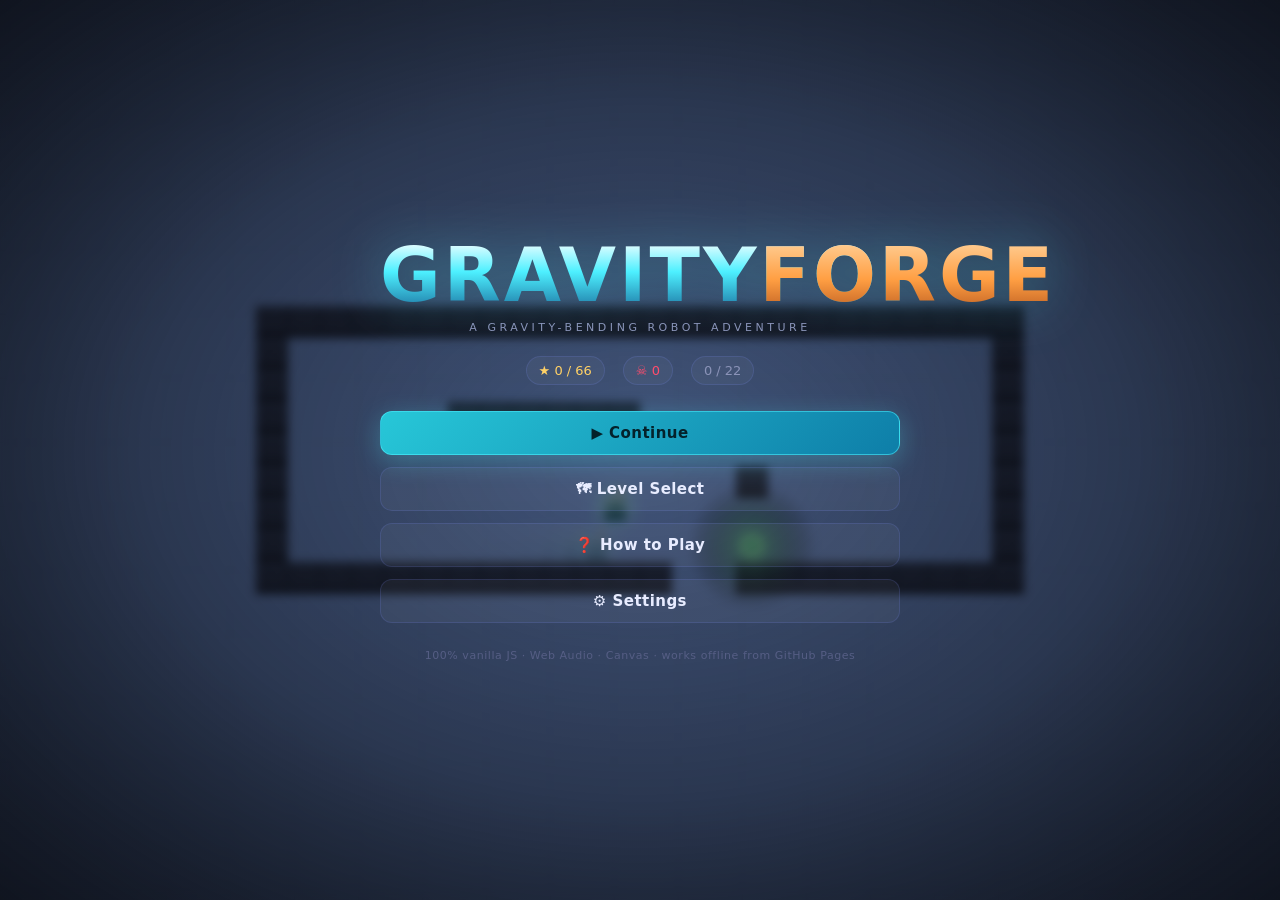
<file: Gravity-Forge/index.html>
<!DOCTYPE html>
<html lang="en">
<head>
  <meta charset="UTF-8" />
  <meta name="viewport" content="width=device-width, initial-scale=1.0, maximum-scale=1.0, user-scalable=no, viewport-fit=cover" />
  <meta name="theme-color" content="#0b0e1a" />
  <meta name="description" content="Gravity Forge — a polished puzzle-platformer where a tiny robot bends gravity to escape the Forge. Free, no downloads, runs in your browser." />
  <title>Gravity Forge — A Gravity-Bending Robot Adventure</title>
  <link rel="icon" href="favicon.svg" type="image/svg+xml" />
  <link rel="stylesheet" href="style.css" />
</head>
<body>

  <!-- The game canvas renders behind every UI layer -->
  <div id="game-container">
    <canvas id="game"></canvas>
  </div>

  <!-- ===================== HUD (in-game) ===================== -->
  <div id="hud" class="hidden" aria-hidden="true">
    <button id="hud-pause" class="hud-btn" title="Pause (P / Esc)">⏸</button>
    <div id="hud-level" class="hud-chip">1 · First Steps</div>
    <div class="hud-spacer"></div>
    <div id="hud-timer" class="hud-chip hud-timer">00:00.00</div>
    <div id="hud-deaths" class="hud-chip" title="Deaths this run">☠ <span id="hud-deaths-n">0</span></div>
    <div id="hud-keys" class="hud-chip hidden" title="Keys collected">🔑 <span id="hud-keys-n">0</span></div>
    <div id="hud-hint" class="hud-chip hud-hint hidden"></div>
  </div>

  <!-- ===================== Mobile controls ===================== -->
  <div id="touch-controls" class="hidden" aria-hidden="true">
    <div id="joy-zone"></div>
    <div class="tc-right">
      <div id="btn-jump" class="tc-btn tc-btn-jump" role="button" aria-label="Jump">▲</div>
      <div id="btn-grav" class="tc-btn tc-btn-grav" role="button" aria-label="Set gravity">
        <span class="grav-arrow" id="grav-arrow">▼</span>
      </div>
      <button id="btn-fullscreen" class="hud-btn tc-fs" aria-label="Fullscreen">⛶</button>
    </div>
  </div>

  <!-- ===================== Overlay screens ===================== -->
  <div id="overlay-root">
    <div id="vignette"></div>

    <!-- Main menu -->
    <section id="screen-menu" class="screen">
      <div class="menu-inner">
        <div class="logo-wrap">
          <h1 class="logo">GRAVITY<span class="logo-accent">FORGE</span></h1>
          <p class="logo-sub">a gravity-bending robot adventure</p>
        </div>
        <div class="menu-stats">
          <span id="menu-stars">★ 0 / 66</span>
          <span id="menu-deaths">☠ 0</span>
          <span id="menu-progress">0 / 22</span>
        </div>
        <nav class="menu-buttons">
          <button class="btn btn-primary" id="btn-continue">▶ Continue</button>
          <button class="btn" id="btn-levels">🗺 Level Select</button>
          <button class="btn" id="btn-howto">❓ How to Play</button>
          <button class="btn" id="btn-settings">⚙ Settings</button>
        </nav>
        <p class="menu-foot">100% vanilla JS · Web Audio · Canvas · works offline from GitHub Pages</p>
      </div>
    </section>

    <!-- Level select -->
    <section id="screen-levels" class="screen hidden">
      <div class="panel panel-wide">
        <div class="panel-head">
          <h2>Select Level</h2>
          <button class="btn btn-back" data-back="menu">← Back</button>
        </div>
        <div id="level-grid" class="level-grid"></div>
      </div>
    </section>

    <!-- How to play -->
    <section id="screen-howto" class="screen hidden">
      <div class="panel">
        <div class="panel-head">
          <h2>How to Play</h2>
          <button class="btn btn-back" data-back="menu">← Back</button>
        </div>
        <div class="howto-body">
          <div class="howto-col">
            <h3>⌨ Keyboard</h3>
            <ul>
              <li><b>← → / A D</b> — walk along the floor</li>
              <li><b>↑ / W / Space</b> — jump</li>
              <li><b>Z / Q / [</b> — rotate gravity CCW</li>
              <li><b>X / E / ]</b> — rotate gravity CW</li>
              <li><b>R</b> — restart level &nbsp;·&nbsp; <b>M</b> — mute</li>
              <li><b>P / Esc</b> — pause &nbsp;·&nbsp; <b>F</b> — fullscreen</li>
            </ul>
            <h3>📱 Touch</h3>
            <ul>
              <li>Drag left half — virtual joystick (walk)</li>
              <li><b>▲</b> — jump</li>
              <li><b>●</b> — tap: rotate 90° · drag: set gravity direction</li>
            </ul>
          </div>
          <div class="howto-col">
            <h3>⚡ The core idea</h3>
            <p>Gravity is a <em>force you aim</em>. You always fall toward it, jump away from it, and walk along whatever surface you land on. Rotate gravity and the whole world spins around your robot.</p>
            <h3>☠ Hazards</h3>
            <p><b class="c-spike">Spikes</b>, <b class="c-laser">laser beams</b>, <b class="c-crush">crushers</b> and <b class="c-fall">falling blocks</b> destroy your robot — but checkpoints keep your progress, and every death is just a lesson. Keys open doors, switches open everything else.</p>
            <h3>⭐ Scoring</h3>
            <p>Finish fast for <b>up to 3 stars</b> per level. Best times, stars and deaths are saved automatically.</p>
          </div>
        </div>
      </div>
    </section>

    <!-- Settings -->
    <section id="screen-settings" class="screen hidden">
      <div class="panel">
        <div class="panel-head">
          <h2>Settings</h2>
          <button class="btn btn-back" data-back="menu">← Back</button>
        </div>
        <div class="settings-body">
          <label class="setting-row">
            <span>🎵 Music <span id="val-music" class="val"></span></span>
            <input type="range" id="set-music" min="0" max="100" step="1" />
          </label>
          <label class="setting-row">
            <span>🔊 Sound FX <span id="val-sfx" class="val"></span></span>
            <input type="range" id="set-sfx" min="0" max="100" step="1" />
          </label>
          <label class="setting-row">
            <span>💥 Screen shake</span>
            <input type="checkbox" id="set-shake" class="toggle" checked />
          </label>
          <label class="setting-row">
            <span>✨ Particles</span>
            <input type="checkbox" id="set-particles" class="toggle" checked />
          </label>
          <label class="setting-row">
            <span>⛶ Fullscreen</span>
            <input type="checkbox" id="set-fullscreen" class="toggle" />
          </label>
          <div class="setting-row setting-danger">
            <span>🗑 Reset all progress</span>
            <button class="btn btn-danger" id="btn-reset-save">Reset</button>
          </div>
        </div>
      </div>
    </section>

    <!-- Pause -->
    <section id="screen-pause" class="screen hidden">
      <div class="panel panel-small">
        <h2>Paused</h2>
        <div class="menu-buttons">
          <button class="btn btn-primary" id="btn-resume">▶ Resume</button>
          <button class="btn" id="btn-restart">↺ Restart Level</button>
          <button class="btn" id="btn-pause-settings">⚙ Settings</button>
          <button class="btn" id="btn-quit">⌂ Main Menu</button>
        </div>
      </div>
    </section>

    <!-- Level complete -->
    <section id="screen-complete" class="screen hidden">
      <div class="panel panel-small complete-panel">
        <div id="complete-stars" class="complete-stars"></div>
        <h2 id="complete-title">Level Complete!</h2>
        <p id="complete-sub" class="complete-sub"></p>
        <div class="complete-stats">
          <div class="stat"><span class="stat-label">Time</span><span id="complete-time" class="stat-val">0:00.00</span></div>
          <div class="stat"><span class="stat-label">Best</span><span id="complete-best" class="stat-val">—</span></div>
          <div class="stat"><span class="stat-label">Deaths</span><span id="complete-deaths" class="stat-val">0</span></div>
        </div>
        <div class="menu-buttons">
          <button class="btn btn-primary" id="btn-next">Next Level ▶</button>
          <button class="btn" id="btn-replay">↺ Replay</button>
          <button class="btn" id="btn-complete-levels">🗺 Levels</button>
        </div>
      </div>
    </section>

    <!-- Final victory -->
    <section id="screen-victory" class="screen hidden">
      <div class="panel panel-small complete-panel">
        <div class="victory-badge">🏆</div>
        <h2>You conquered the Forge!</h2>
        <p class="complete-sub">Every level complete. The gravity core hums quietly now…</p>
        <div class="complete-stats">
          <div class="stat"><span class="stat-label">Stars</span><span id="vic-stars" class="stat-val">0/66</span></div>
          <div class="stat"><span class="stat-label">Total time</span><span id="vic-time" class="stat-val">—</span></div>
          <div class="stat"><span class="stat-label">Deaths</span><span id="vic-deaths" class="stat-val">0</span></div>
        </div>
        <div class="menu-buttons">
          <button class="btn btn-primary" id="btn-vic-levels">🗺 Level Select</button>
          <button class="btn" id="btn-vic-menu">⌂ Main Menu</button>
        </div>
      </div>
    </section>
  </div>

  <script src="script.js"></script>
</body>
</html>
</file>
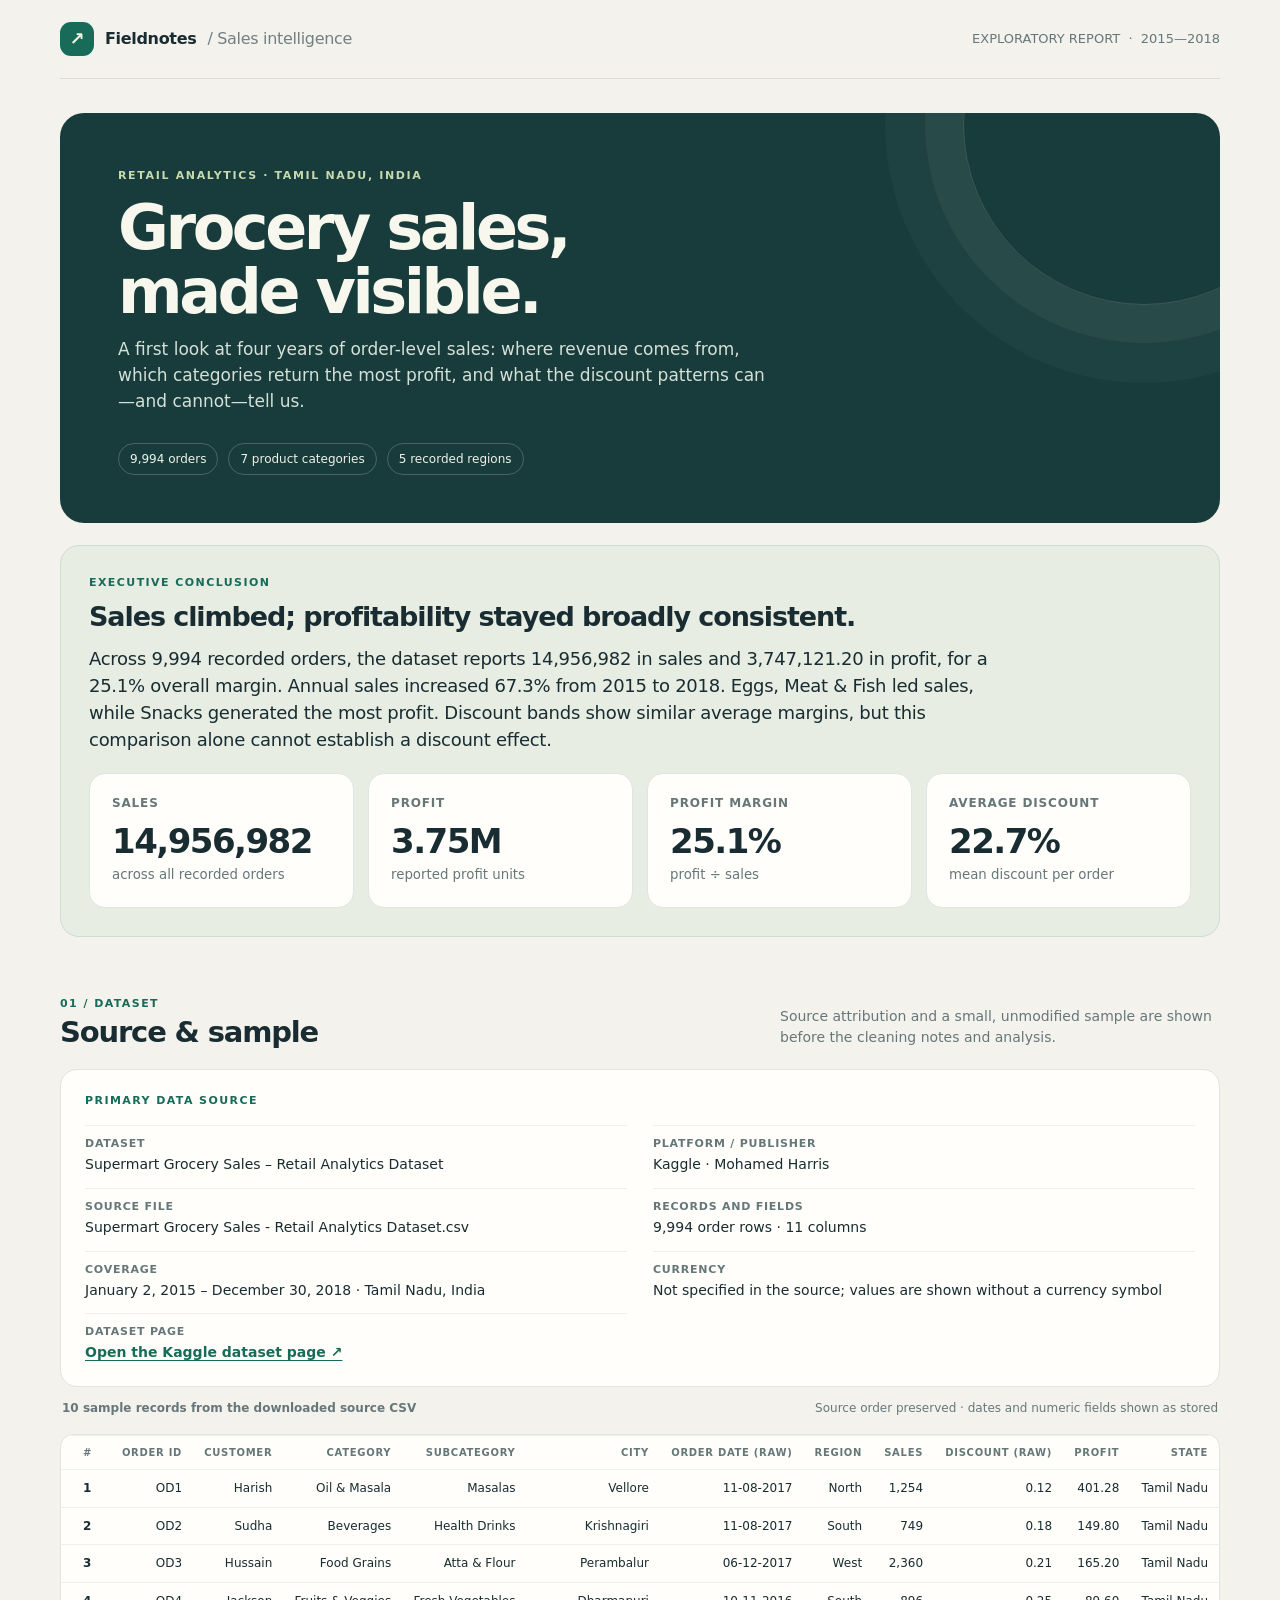
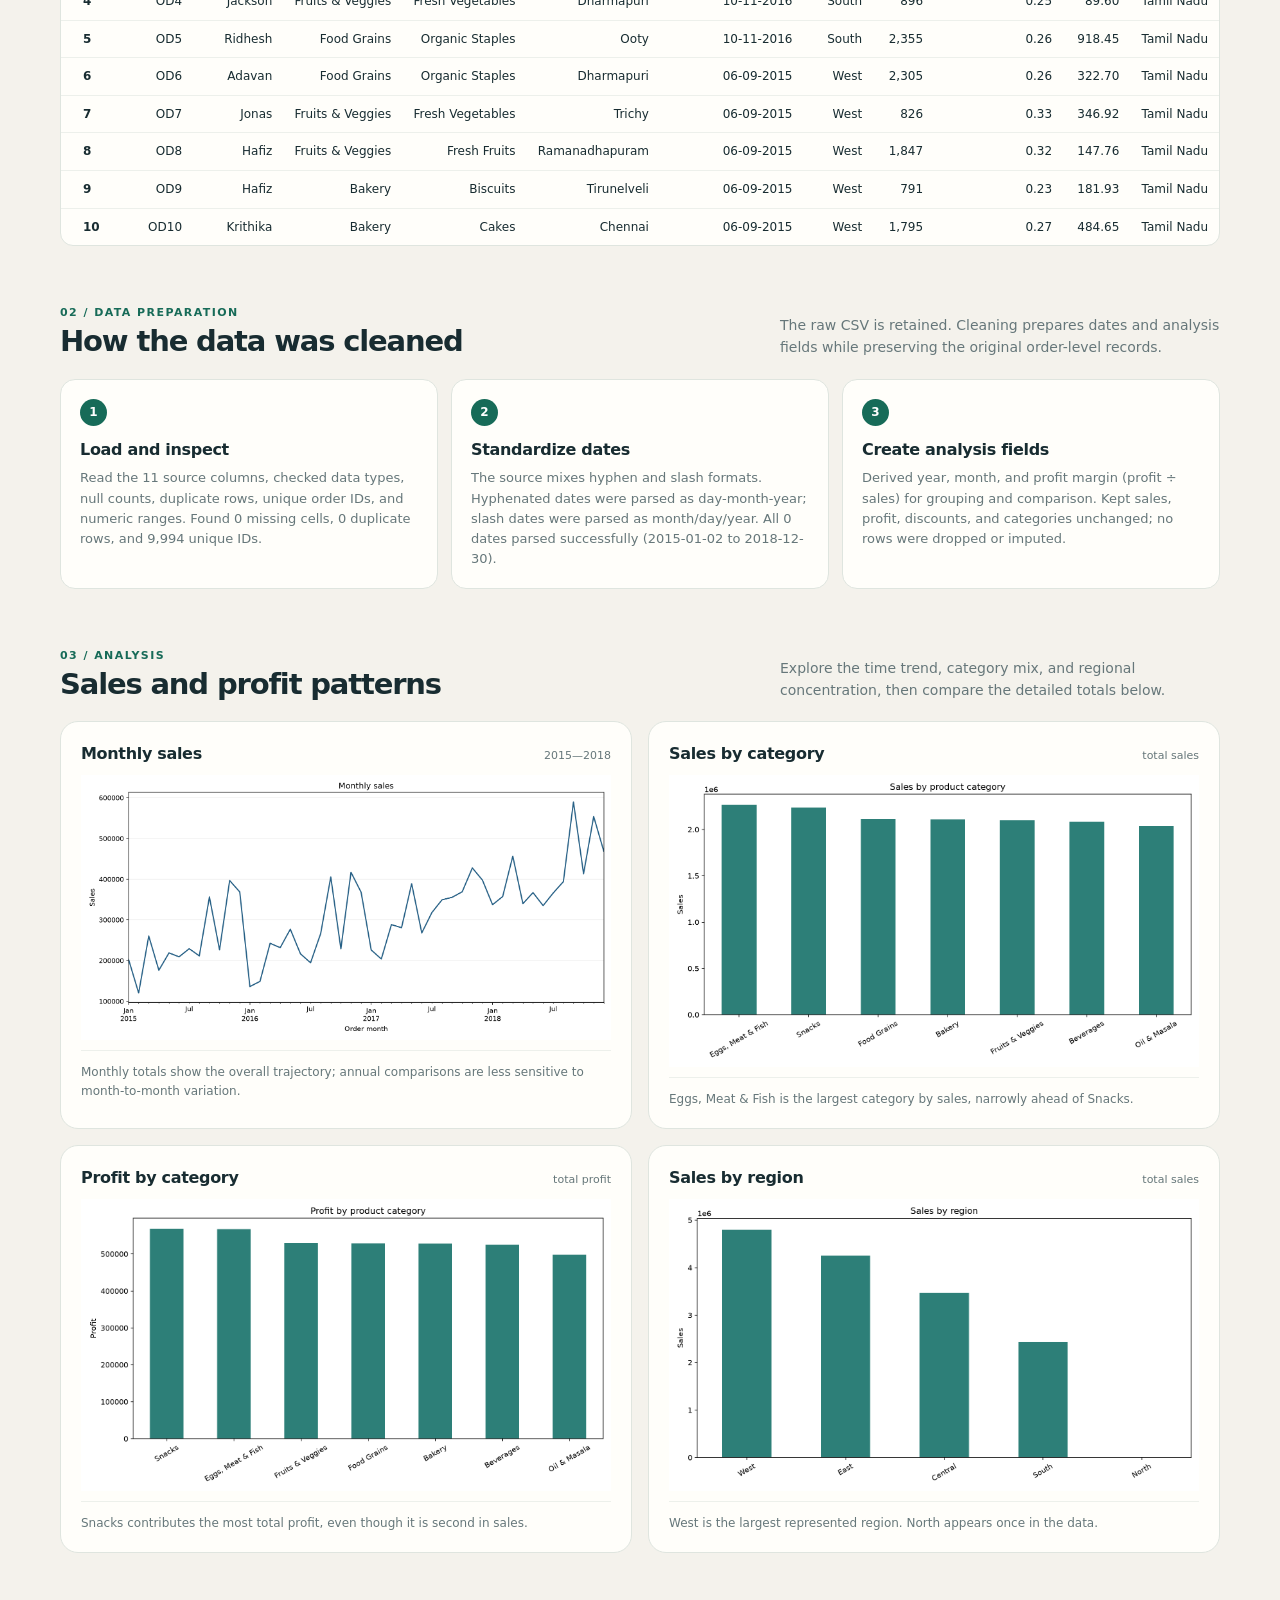
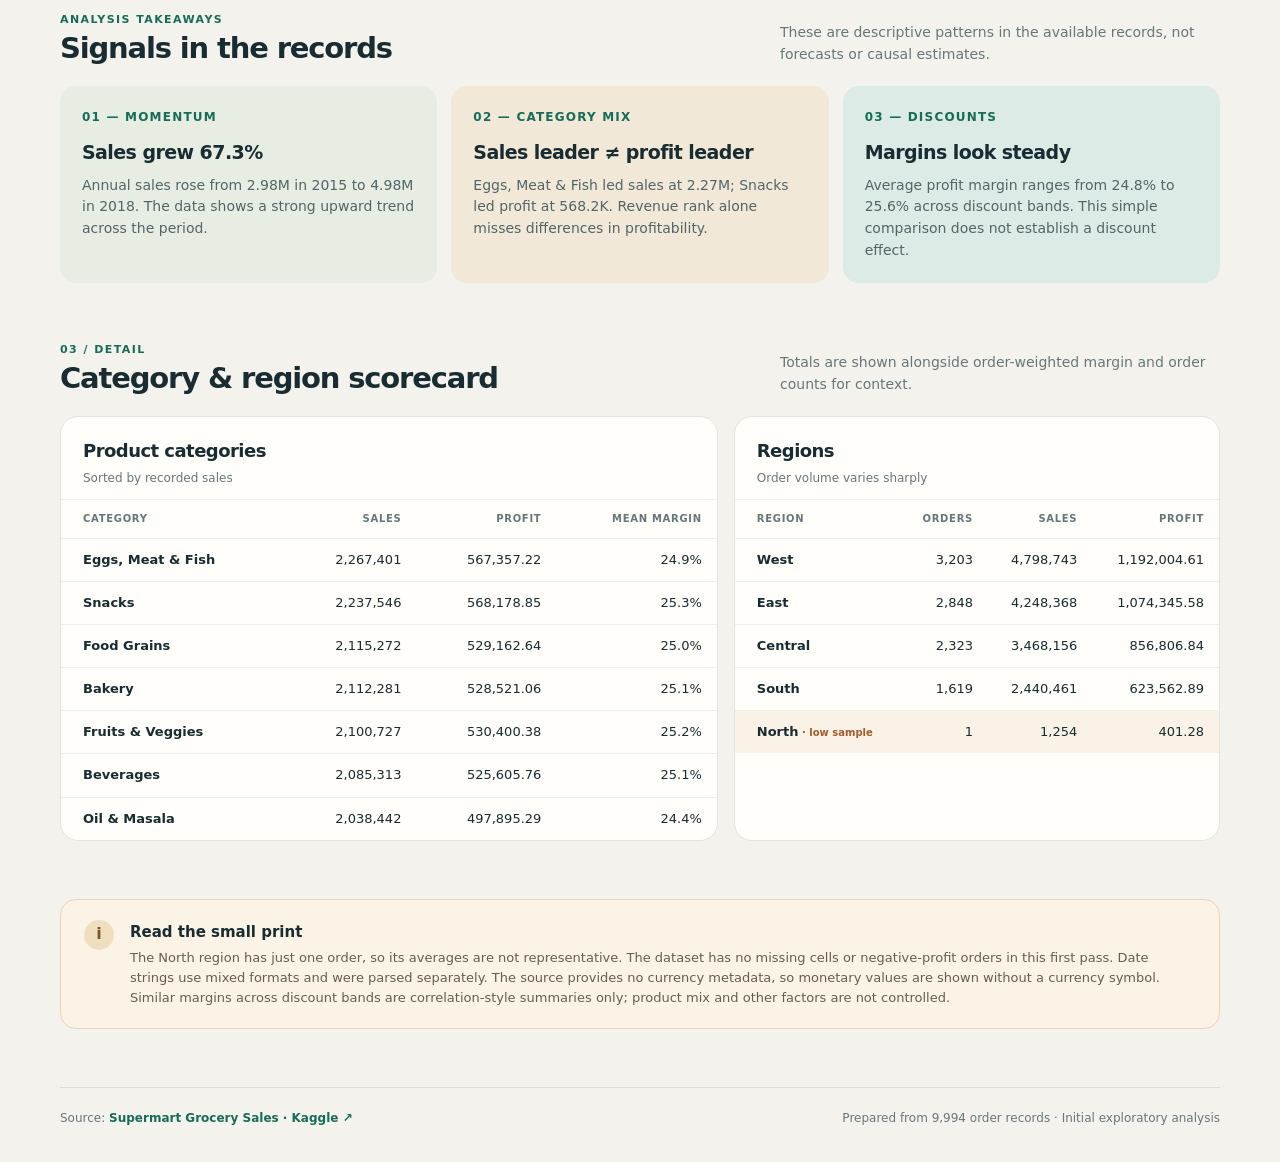
<file: Data_analysis_1/sales_findings.html>
<!doctype html>
<html lang="en">
<head>
  <meta charset="utf-8">
  <meta name="viewport" content="width=device-width, initial-scale=1">
  <meta name="theme-color" content="#f4f2ec">
  <title>Grocery sales, made visible — Sales analysis</title>
  <style>
    :root { color-scheme: light; --ink:#182c31; --muted:#66777a; --paper:#f4f2ec; --card:#fffefa; --line:#dfe5df; --green:#176b58; --lime:#d6e7b2; --orange:#e58b52; }
    * { box-sizing:border-box; }
    html { scroll-behavior:smooth; }
    body { margin:0; background:var(--paper); color:var(--ink); font:16px/1.55 Inter, ui-sans-serif, system-ui, -apple-system, BlinkMacSystemFont, "Segoe UI", sans-serif; }
    a { color:inherit; }
    .shell { max-width:1240px; margin:auto; padding:0 40px; }
    .masthead { display:flex; justify-content:space-between; align-items:center; padding:22px 0; border-bottom:1px solid #d7ded8; }
    .brand { display:flex; gap:11px; align-items:center; font-weight:750; letter-spacing:-.02em; }
    .brand-mark { display:grid; place-items:center; width:34px; height:34px; border-radius:11px; color:#eff7df; background:var(--green); font-size:18px; }
    .mast-meta { color:var(--muted); font-size:13px; }
    .hero { position:relative; overflow:hidden; margin:34px 0 22px; padding:54px 58px 48px; border-radius:24px; color:#f8f7ee; background:#173c3b; }
    .hero:after { content:""; position:absolute; width:360px; height:360px; right:-105px; top:-170px; border-radius:50%; border:1px solid #ffffff26; box-shadow:0 0 0 38px #ffffff0b,0 0 0 78px #ffffff08; }
    .eyebrow { color:#c7d9ae; text-transform:uppercase; letter-spacing:.15em; font-size:11px; font-weight:750; }
    h1 { max-width:720px; margin:12px 0 12px; font-size:clamp(36px,5vw,62px); line-height:1.03; letter-spacing:-.055em; font-weight:680; }
    .hero p { max-width:650px; color:#d5e0d8; margin:0; font-size:17px; }
    .hero-foot { display:flex; gap:10px; flex-wrap:wrap; margin-top:28px; }
    .pill { border:1px solid #ffffff36; border-radius:999px; padding:6px 11px; font-size:12px; color:#eef2e8; }
    .conclusion { margin:0 0 58px; padding:28px; border:1px solid #cdddcf; border-radius:19px; background:#e7ede3; }
    .conclusion-copy { max-width:900px; margin:7px 0 20px; font-size:18px; line-height:1.5; letter-spacing:-.015em; }
    .stats { display:grid; grid-template-columns:repeat(4,1fr); gap:14px; margin:20px 0 0; }
    .stat { min-height:130px; padding:20px 22px; border:1px solid var(--line); border-radius:16px; background:var(--card); }
    .stat .label { color:var(--muted); font-size:12px; font-weight:650; letter-spacing:.07em; text-transform:uppercase; }
    .stat strong { display:block; margin:9px 0 1px; font-size:clamp(24px,3vw,34px); letter-spacing:-.045em; line-height:1.15; }
    .stat small { color:var(--muted); }
    .section-head { display:flex; justify-content:space-between; gap:24px; align-items:end; margin:0 0 20px; }
    .section-head h2 { margin:4px 0 0; font-size:29px; letter-spacing:-.04em; line-height:1.15; }
    .section-head p { max-width:440px; margin:0; color:var(--muted); font-size:14px; }
    .section-tag { color:var(--green); font-size:11px; font-weight:750; text-transform:uppercase; letter-spacing:.13em; }
    .chart-grid { display:grid; grid-template-columns:1fr 1fr; gap:16px; }
    .chart-card { min-width:0; padding:20px; border:1px solid var(--line); border-radius:18px; background:var(--card); }
    .chart-title { display:flex; justify-content:space-between; align-items:baseline; gap:10px; margin:0 0 8px; font-size:16px; letter-spacing:-.02em; }
    .chart-title span { color:var(--muted); font-size:11px; font-weight:500; letter-spacing:0; }
    .chart-card img { display:block; width:100%; height:auto; }
    .chart-note { margin:10px 0 0; padding-top:12px; border-top:1px solid #edf0eb; color:var(--muted); font-size:12px; }
    .source-card { padding:22px 24px; border:1px solid var(--line); border-radius:17px; background:var(--card); }
    .source-grid { display:grid; grid-template-columns:1fr 1fr; gap:12px 26px; margin:16px 0 0; }
    .source-grid div { border-top:1px solid #edf0eb; padding-top:9px; }
    .source-grid dt { color:var(--muted); font-size:11px; font-weight:750; letter-spacing:.07em; text-transform:uppercase; }
    .source-grid dd { margin:2px 0 0; font-size:14px; }
    .source-link { color:var(--green); font-weight:700; text-decoration-thickness:1px; text-underline-offset:3px; overflow-wrap:anywhere; }
    .sr-only { position:absolute; width:1px; height:1px; padding:0; margin:-1px; overflow:hidden; clip:rect(0,0,0,0); white-space:nowrap; border:0; }
    .sample-wrap { margin-top:16px; overflow:auto; border:1px solid var(--line); border-radius:13px; background:var(--card); }
    .sample-wrap table { min-width:1150px; font-size:12px; }
    .sample-wrap th,.sample-wrap td { padding:9px 11px; }
    .sample-caption { display:flex; justify-content:space-between; gap:14px; margin:12px 2px 0; color:var(--muted); font-size:12px; }
    .steps { display:grid; grid-template-columns:repeat(3,1fr); gap:13px; margin:17px 0 58px; }
    .step { padding:19px; border:1px solid var(--line); border-radius:15px; background:var(--card); }
    .step-num { display:grid; place-items:center; width:27px; height:27px; border-radius:50%; color:white; background:var(--green); font-size:12px; font-weight:800; }
    .step h3 { margin:12px 0 6px; font-size:16px; letter-spacing:-.02em; }
    .step p { margin:0; color:var(--muted); font-size:13px; }
    .analysis-section { margin-top:0; }
    .insight-grid { display:grid; grid-template-columns:repeat(3,1fr); gap:14px; margin:18px 0 58px; }
    .insight { min-height:176px; padding:22px; border-radius:16px; background:#e7ede3; }
    .insight:nth-child(2) { background:#f1e8d8; } .insight:nth-child(3) { background:#dcebe5; }
    .insight .number { color:var(--green); font-size:12px; font-weight:800; letter-spacing:.1em; }
    .insight h3 { margin:12px 0 7px; font-size:19px; letter-spacing:-.03em; }
    .insight p { margin:0; color:#536567; font-size:14px; }
    .tables { display:grid; grid-template-columns:1.15fr .85fr; gap:16px; margin-bottom:58px; }
    .table-card { min-width:0; overflow:hidden; border:1px solid var(--line); border-radius:18px; background:var(--card); }
    .table-head { padding:20px 22px 12px; } .table-head h3 { margin:0; font-size:18px; letter-spacing:-.03em; } .table-head p { margin:4px 0 0; color:var(--muted); font-size:12px; }
    .table-scroll { overflow:auto; }
    table { width:100%; border-collapse:collapse; font-size:13px; white-space:nowrap; }
    th,td { padding:11px 15px; border-top:1px solid #edf0eb; text-align:right; }
    thead th { color:var(--muted); font-size:10px; text-transform:uppercase; letter-spacing:.07em; font-weight:700; }
    th:first-child,td:first-child { text-align:left; padding-left:22px; }
    tbody th { font-weight:650; }
    .warning-row { background:#fbf2e7; } .warning-row th:after { content:" · low sample"; color:#a05c2d; font-size:10px; font-weight:600; }
    .caveat { display:grid; grid-template-columns:32px 1fr; gap:14px; margin-bottom:58px; padding:20px 23px; border:1px solid #e6d6b8; border-radius:16px; background:#fbf3e5; }
    .caveat-icon { display:grid; place-items:center; width:30px; height:30px; border-radius:50%; color:#79582c; background:#f0dfbf; font-weight:800; }
    .caveat h3 { margin:1px 0 4px; font-size:15px; } .caveat p { margin:0; color:#655e52; font-size:13px; }
    footer { display:flex; justify-content:space-between; gap:20px; padding:21px 0 34px; border-top:1px solid #d7ded8; color:var(--muted); font-size:12px; }
    footer a { color:var(--green); font-weight:700; text-decoration:none; } footer a:hover { text-decoration:underline; }
    @media(max-width:800px) { .shell { padding:0 22px; } .hero { padding:40px 30px; } .stats { grid-template-columns:1fr 1fr; } .chart-grid,.tables { grid-template-columns:1fr; } .insight-grid,.steps { grid-template-columns:1fr; margin-bottom:42px; } .section-head { align-items:start; flex-direction:column; } }
    @media(max-width:480px) { .shell { padding:0 15px; } .mast-meta { display:none; } .hero { margin-top:20px; padding:34px 23px; border-radius:18px; } .hero p { font-size:15px; } .stats { gap:9px; } .stat { min-height:112px; padding:15px; } .stat strong { font-size:24px; } .chart-card { padding:14px; } .section-head h2 { font-size:25px; } footer { flex-direction:column; } }
    @media(prefers-reduced-motion:reduce) { html { scroll-behavior:auto; } }
  </style>
</head>
<body>
  <div class="shell">
    <header class="masthead">
      <div class="brand"><span class="brand-mark" aria-hidden="true">↗</span> Fieldnotes <span style="font-weight:450;color:#718083">/ Sales intelligence</span></div>
      <div class="mast-meta">EXPLORATORY REPORT &nbsp;·&nbsp; 2015—2018</div>
    </header>
    <main>
      <section class="hero" aria-labelledby="report-title">
        <div class="eyebrow">Retail analytics · Tamil Nadu, India</div>
        <h1 id="report-title">Grocery sales,<br>made visible.</h1>
        <p>A first look at four years of order-level sales: where revenue comes from, which categories return the most profit, and what the discount patterns can—and cannot—tell us.</p>
        <div class="hero-foot"><span class="pill">9,994 orders</span><span class="pill">7 product categories</span><span class="pill">5 recorded regions</span></div>
      </section>

      <section class="conclusion" aria-labelledby="conclusion-heading">
        <div class="section-tag">Executive conclusion</div>
        <h2 id="conclusion-heading" style="margin:5px 0 0;font-size:27px;letter-spacing:-.04em">Sales climbed; profitability stayed broadly consistent.</h2>
        <p class="conclusion-copy">Across 9,994 recorded orders, the dataset reports 14,956,982 in sales and 3,747,121.20 in profit, for a 25.1% overall margin. Annual sales increased 67.3% from 2015 to 2018. Eggs, Meat &amp; Fish led sales, while Snacks generated the most profit. Discount bands show similar average margins, but this comparison alone cannot establish a discount effect.</p>
        <div class="stats" aria-label="Headline metrics">
        <article class="stat"><div class="label">Sales</div><strong>14,956,982</strong><small>across all recorded orders</small></article>
        <article class="stat"><div class="label">Profit</div><strong>3.75M</strong><small>reported profit units</small></article>
        <article class="stat"><div class="label">Profit margin</div><strong>25.1%</strong><small>profit ÷ sales</small></article>
        <article class="stat"><div class="label">Average discount</div><strong>22.7%</strong><small>mean discount per order</small></article>
        </div>
      </section>

      <section aria-labelledby="source-heading" style="margin-bottom:58px">
        <div class="section-head"><div><div class="section-tag">01 / Dataset</div><h2 id="source-heading">Source &amp; sample</h2></div><p>Source attribution and a small, unmodified sample are shown before the cleaning notes and analysis.</p></div>
        <article class="source-card">
          <div class="section-tag">Primary data source</div>
          <dl class="source-grid">
            <div><dt>Dataset</dt><dd>Supermart Grocery Sales – Retail Analytics Dataset</dd></div>
            <div><dt>Platform / publisher</dt><dd>Kaggle · Mohamed Harris</dd></div>
            <div><dt>Source file</dt><dd>Supermart Grocery Sales - Retail Analytics Dataset.csv</dd></div>
            <div><dt>Records and fields</dt><dd>9,994 order rows · 11 columns</dd></div>
            <div><dt>Coverage</dt><dd>January 2, 2015 – December 30, 2018 · Tamil Nadu, India</dd></div>
            <div><dt>Currency</dt><dd>Not specified in the source; values are shown without a currency symbol</dd></div>
            <div><dt>Dataset page</dt><dd><a class="source-link" href="https://www.kaggle.com/datasets/mohamedharris/supermart-grocery-sales-retail-analytics-dataset" target="_blank" rel="noopener noreferrer">Open the Kaggle dataset page ↗</a></dd></div>
          </dl>
        </article>
        <div class="sample-caption"><strong>10 sample records from the downloaded source CSV</strong><span>Source order preserved · dates and numeric fields shown as stored</span></div>
        <div class="sample-wrap" role="region" aria-label="Scrollable 10-row sample data table" tabindex="0">
          <table><caption class="sr-only">First 10 rows from the source dataset</caption><thead><tr><th scope="col">#</th><th scope="col">Order ID</th><th scope="col">Customer</th><th scope="col">Category</th><th scope="col">Subcategory</th><th scope="col">City</th><th scope="col">Order date (raw)</th><th scope="col">Region</th><th scope="col">Sales</th><th scope="col">Discount (raw)</th><th scope="col">Profit</th><th scope="col">State</th></tr></thead><tbody><tr><th scope="row">1</th><td>OD1</td><td>Harish</td><td>Oil &amp; Masala</td><td>Masalas</td><td>Vellore</td><td>11-08-2017</td><td>North</td><td>1,254</td><td>0.12</td><td>401.28</td><td>Tamil Nadu</td></tr>
<tr><th scope="row">2</th><td>OD2</td><td>Sudha</td><td>Beverages</td><td>Health Drinks</td><td>Krishnagiri</td><td>11-08-2017</td><td>South</td><td>749</td><td>0.18</td><td>149.80</td><td>Tamil Nadu</td></tr>
<tr><th scope="row">3</th><td>OD3</td><td>Hussain</td><td>Food Grains</td><td>Atta &amp; Flour</td><td>Perambalur</td><td>06-12-2017</td><td>West</td><td>2,360</td><td>0.21</td><td>165.20</td><td>Tamil Nadu</td></tr>
<tr><th scope="row">4</th><td>OD4</td><td>Jackson</td><td>Fruits &amp; Veggies</td><td>Fresh Vegetables</td><td>Dharmapuri</td><td>10-11-2016</td><td>South</td><td>896</td><td>0.25</td><td>89.60</td><td>Tamil Nadu</td></tr>
<tr><th scope="row">5</th><td>OD5</td><td>Ridhesh</td><td>Food Grains</td><td>Organic Staples</td><td>Ooty</td><td>10-11-2016</td><td>South</td><td>2,355</td><td>0.26</td><td>918.45</td><td>Tamil Nadu</td></tr>
<tr><th scope="row">6</th><td>OD6</td><td>Adavan</td><td>Food Grains</td><td>Organic Staples</td><td>Dharmapuri</td><td>06-09-2015</td><td>West</td><td>2,305</td><td>0.26</td><td>322.70</td><td>Tamil Nadu</td></tr>
<tr><th scope="row">7</th><td>OD7</td><td>Jonas</td><td>Fruits &amp; Veggies</td><td>Fresh Vegetables</td><td>Trichy</td><td>06-09-2015</td><td>West</td><td>826</td><td>0.33</td><td>346.92</td><td>Tamil Nadu</td></tr>
<tr><th scope="row">8</th><td>OD8</td><td>Hafiz</td><td>Fruits &amp; Veggies</td><td>Fresh Fruits</td><td>Ramanadhapuram</td><td>06-09-2015</td><td>West</td><td>1,847</td><td>0.32</td><td>147.76</td><td>Tamil Nadu</td></tr>
<tr><th scope="row">9</th><td>OD9</td><td>Hafiz</td><td>Bakery</td><td>Biscuits</td><td>Tirunelveli</td><td>06-09-2015</td><td>West</td><td>791</td><td>0.23</td><td>181.93</td><td>Tamil Nadu</td></tr>
<tr><th scope="row">10</th><td>OD10</td><td>Krithika</td><td>Bakery</td><td>Cakes</td><td>Chennai</td><td>06-09-2015</td><td>West</td><td>1,795</td><td>0.27</td><td>484.65</td><td>Tamil Nadu</td></tr></tbody></table>
        </div>
      </section>

      <section aria-labelledby="cleaning-heading">
        <div class="section-head"><div><div class="section-tag">02 / Data preparation</div><h2 id="cleaning-heading">How the data was cleaned</h2></div><p>The raw CSV is retained. Cleaning prepares dates and analysis fields while preserving the original order-level records.</p></div>
        <div class="steps">
          <article class="step"><span class="step-num">1</span><h3>Load and inspect</h3><p>Read the 11 source columns, checked data types, null counts, duplicate rows, unique order IDs, and numeric ranges. Found 0 missing cells, 0 duplicate rows, and 9,994 unique IDs.</p></article>
          <article class="step"><span class="step-num">2</span><h3>Standardize dates</h3><p>The source mixes hyphen and slash formats. Hyphenated dates were parsed as day-month-year; slash dates were parsed as month/day/year. All 0 dates parsed successfully (2015-01-02 to 2018-12-30).</p></article>
          <article class="step"><span class="step-num">3</span><h3>Create analysis fields</h3><p>Derived year, month, and profit margin (profit ÷ sales) for grouping and comparison. Kept sales, profit, discounts, and categories unchanged; no rows were dropped or imputed.</p></article>
        </div>
      </section>

      <section class="analysis-section" aria-labelledby="charts-heading">
        <div class="section-head"><div><div class="section-tag">03 / Analysis</div><h2 id="charts-heading">Sales and profit patterns</h2></div><p>Explore the time trend, category mix, and regional concentration, then compare the detailed totals below.</p></div>
        <div class="chart-grid">
          <article class="chart-card"><h3 class="chart-title">Monthly sales <span>2015—2018</span></h3><img src="[data-uri]" alt="Line chart of total sales by month from 2015 to 2018" loading="lazy"><p class="chart-note">Monthly totals show the overall trajectory; annual comparisons are less sensitive to month-to-month variation.</p></article>
          <article class="chart-card"><h3 class="chart-title">Sales by category <span>total sales</span></h3><img src="[data-uri]" alt="Bar chart ranking sales by product category" loading="lazy"><p class="chart-note">Eggs, Meat &amp; Fish is the largest category by sales, narrowly ahead of Snacks.</p></article>
          <article class="chart-card"><h3 class="chart-title">Profit by category <span>total profit</span></h3><img src="[data-uri]" alt="Bar chart ranking profit by product category" loading="lazy"><p class="chart-note">Snacks contributes the most total profit, even though it is second in sales.</p></article>
          <article class="chart-card"><h3 class="chart-title">Sales by region <span>total sales</span></h3><img src="[data-uri]" alt="Bar chart ranking sales across five regions" loading="lazy"><p class="chart-note">West is the largest represented region. North appears once in the data.</p></article>
        </div>
      </section>

      <section aria-label="Analysis takeaways">
        <div class="section-head" style="margin-top:58px"><div><div class="section-tag">Analysis takeaways</div><h2>Signals in the records</h2></div><p>These are descriptive patterns in the available records, not forecasts or causal estimates.</p></div>
        <div class="insight-grid">
          <article class="insight"><div class="number">01 — MOMENTUM</div><h3>Sales grew 67.3%</h3><p>Annual sales rose from 2.98M in 2015 to 4.98M in 2018. The data shows a strong upward trend across the period.</p></article>
          <article class="insight"><div class="number">02 — CATEGORY MIX</div><h3>Sales leader ≠ profit leader</h3><p>Eggs, Meat &amp; Fish led sales at 2.27M; Snacks led profit at 568.2K. Revenue rank alone misses differences in profitability.</p></article>
          <article class="insight"><div class="number">03 — DISCOUNTS</div><h3>Margins look steady</h3><p>Average profit margin ranges from 24.8% to 25.6% across discount bands. This simple comparison does not establish a discount effect.</p></article>
        </div>
      </section>

      <section aria-labelledby="tables-heading">
        <div class="section-head"><div><div class="section-tag">03 / Detail</div><h2 id="tables-heading">Category &amp; region scorecard</h2></div><p>Totals are shown alongside order-weighted margin and order counts for context.</p></div>
        <div class="tables">
          <article class="table-card"><div class="table-head"><h3>Product categories</h3><p>Sorted by recorded sales</p></div><div class="table-scroll"><table><thead><tr><th scope="col">Category</th><th scope="col">Sales</th><th scope="col">Profit</th><th scope="col">Mean margin</th></tr></thead><tbody><tr><th scope="row">Eggs, Meat &amp; Fish</th><td>2,267,401</td><td>567,357.22</td><td>24.9%</td></tr>
<tr><th scope="row">Snacks</th><td>2,237,546</td><td>568,178.85</td><td>25.3%</td></tr>
<tr><th scope="row">Food Grains</th><td>2,115,272</td><td>529,162.64</td><td>25.0%</td></tr>
<tr><th scope="row">Bakery</th><td>2,112,281</td><td>528,521.06</td><td>25.1%</td></tr>
<tr><th scope="row">Fruits &amp; Veggies</th><td>2,100,727</td><td>530,400.38</td><td>25.2%</td></tr>
<tr><th scope="row">Beverages</th><td>2,085,313</td><td>525,605.76</td><td>25.1%</td></tr>
<tr><th scope="row">Oil &amp; Masala</th><td>2,038,442</td><td>497,895.29</td><td>24.4%</td></tr></tbody></table></div></article>
          <article class="table-card"><div class="table-head"><h3>Regions</h3><p>Order volume varies sharply</p></div><div class="table-scroll"><table><thead><tr><th scope="col">Region</th><th scope="col">Orders</th><th scope="col">Sales</th><th scope="col">Profit</th></tr></thead><tbody><tr><th scope="row">West</th><td>3,203</td><td>4,798,743</td><td>1,192,004.61</td></tr>
<tr><th scope="row">East</th><td>2,848</td><td>4,248,368</td><td>1,074,345.58</td></tr>
<tr><th scope="row">Central</th><td>2,323</td><td>3,468,156</td><td>856,806.84</td></tr>
<tr><th scope="row">South</th><td>1,619</td><td>2,440,461</td><td>623,562.89</td></tr>
<tr class="warning-row"><th scope="row">North</th><td>1</td><td>1,254</td><td>401.28</td></tr></tbody></table></div></article>
        </div>
      </section>

      <aside class="caveat" aria-label="Data note"><div class="caveat-icon" aria-hidden="true">i</div><div><h3>Read the small print</h3><p>The North region has just one order, so its averages are not representative. The dataset has no missing cells or negative-profit orders in this first pass. Date strings use mixed formats and were parsed separately. The source provides no currency metadata, so monetary values are shown without a currency symbol. Similar margins across discount bands are correlation-style summaries only; product mix and other factors are not controlled.</p></div></aside>
    </main>
    <footer><span>Source: <a href="https://www.kaggle.com/datasets/mohamedharris/supermart-grocery-sales-retail-analytics-dataset" target="_blank" rel="noreferrer">Supermart Grocery Sales · Kaggle ↗</a></span><span>Prepared from 9,994 order records · Initial exploratory analysis</span></footer>
  </div>
</body>
</html>
</file>
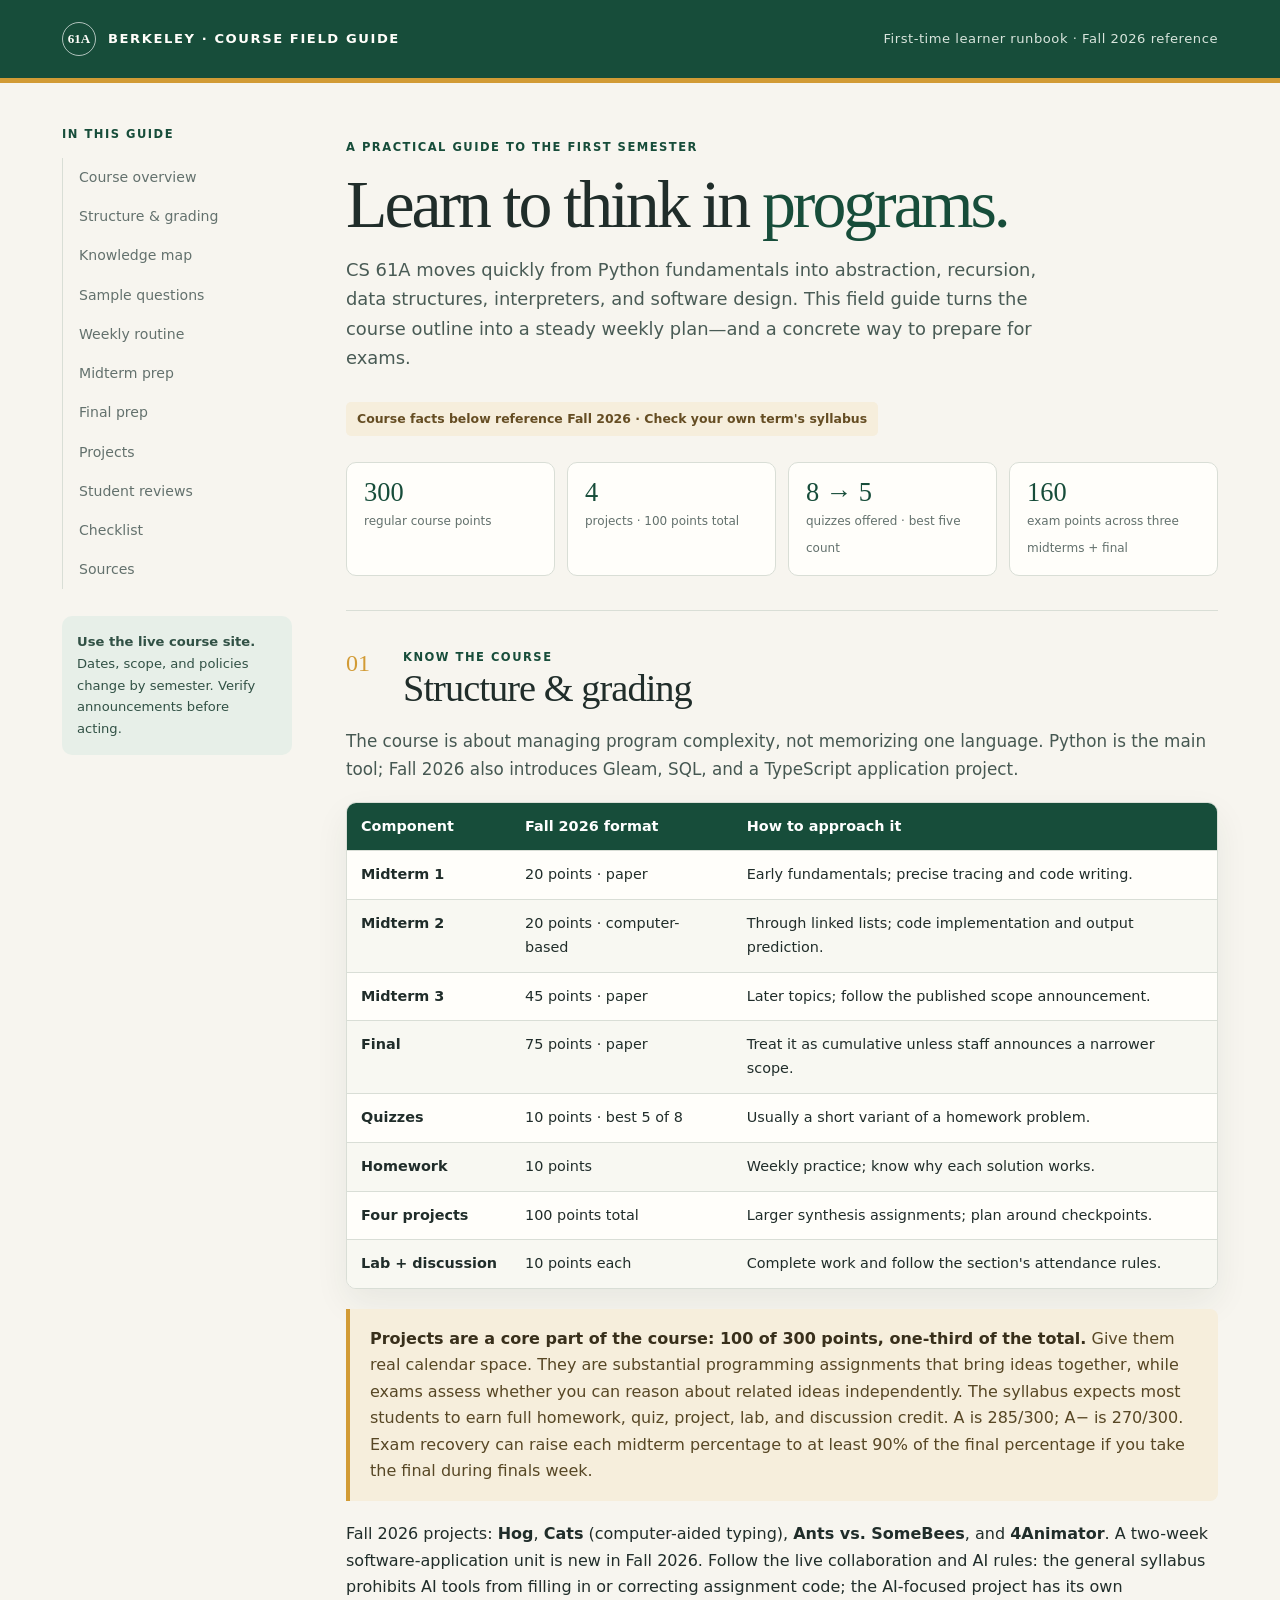
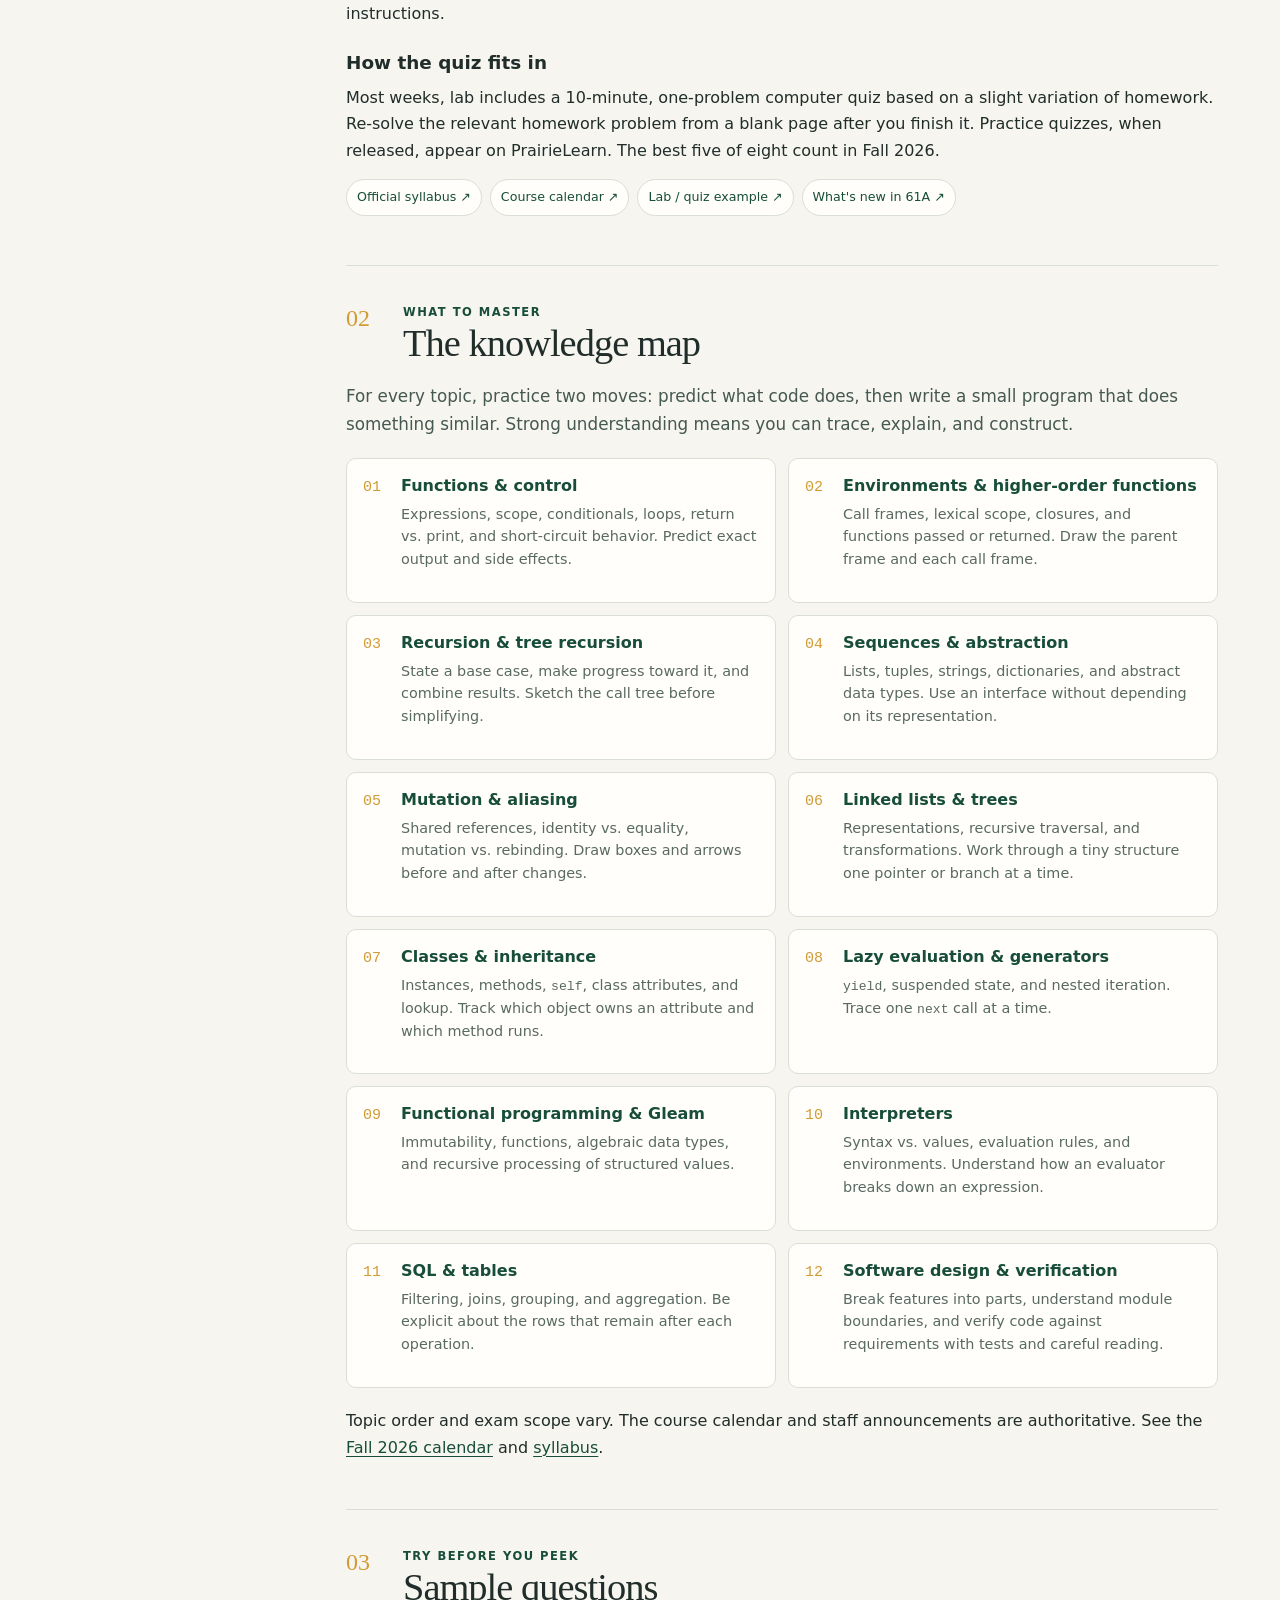
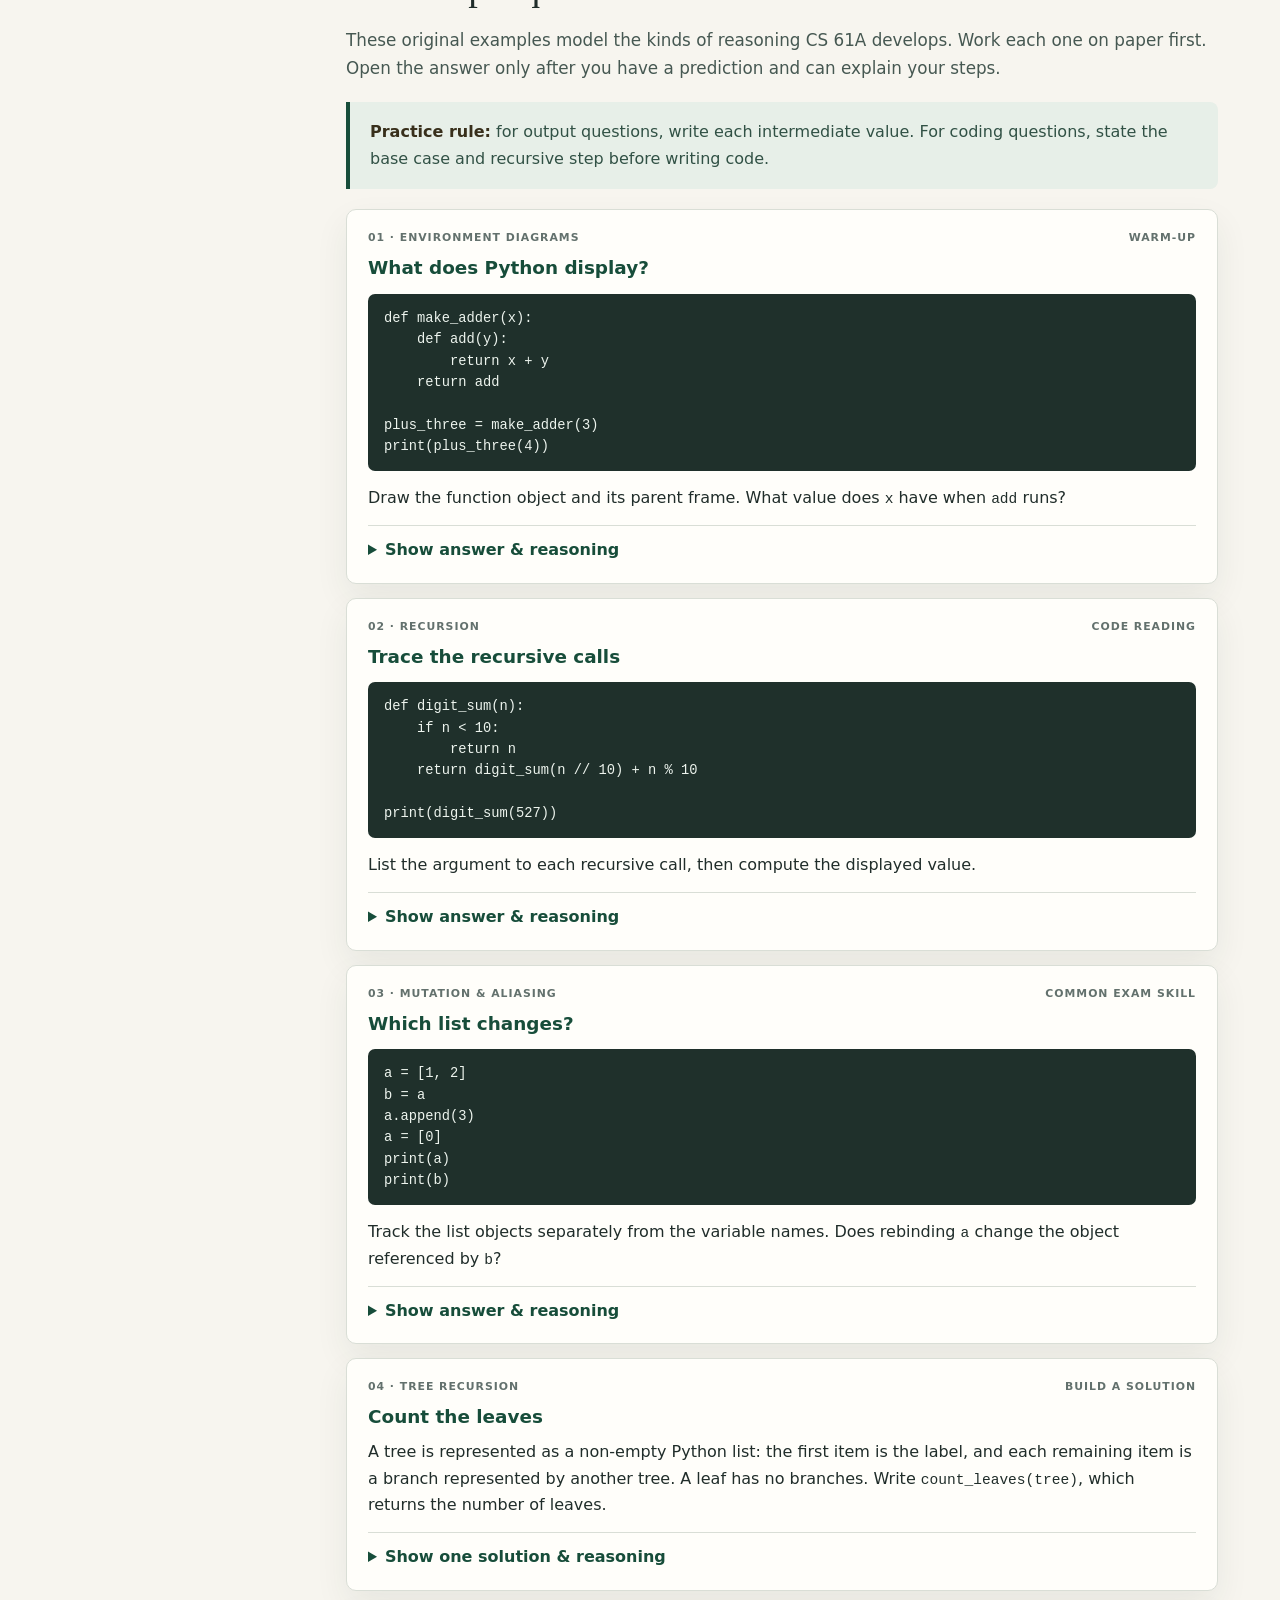
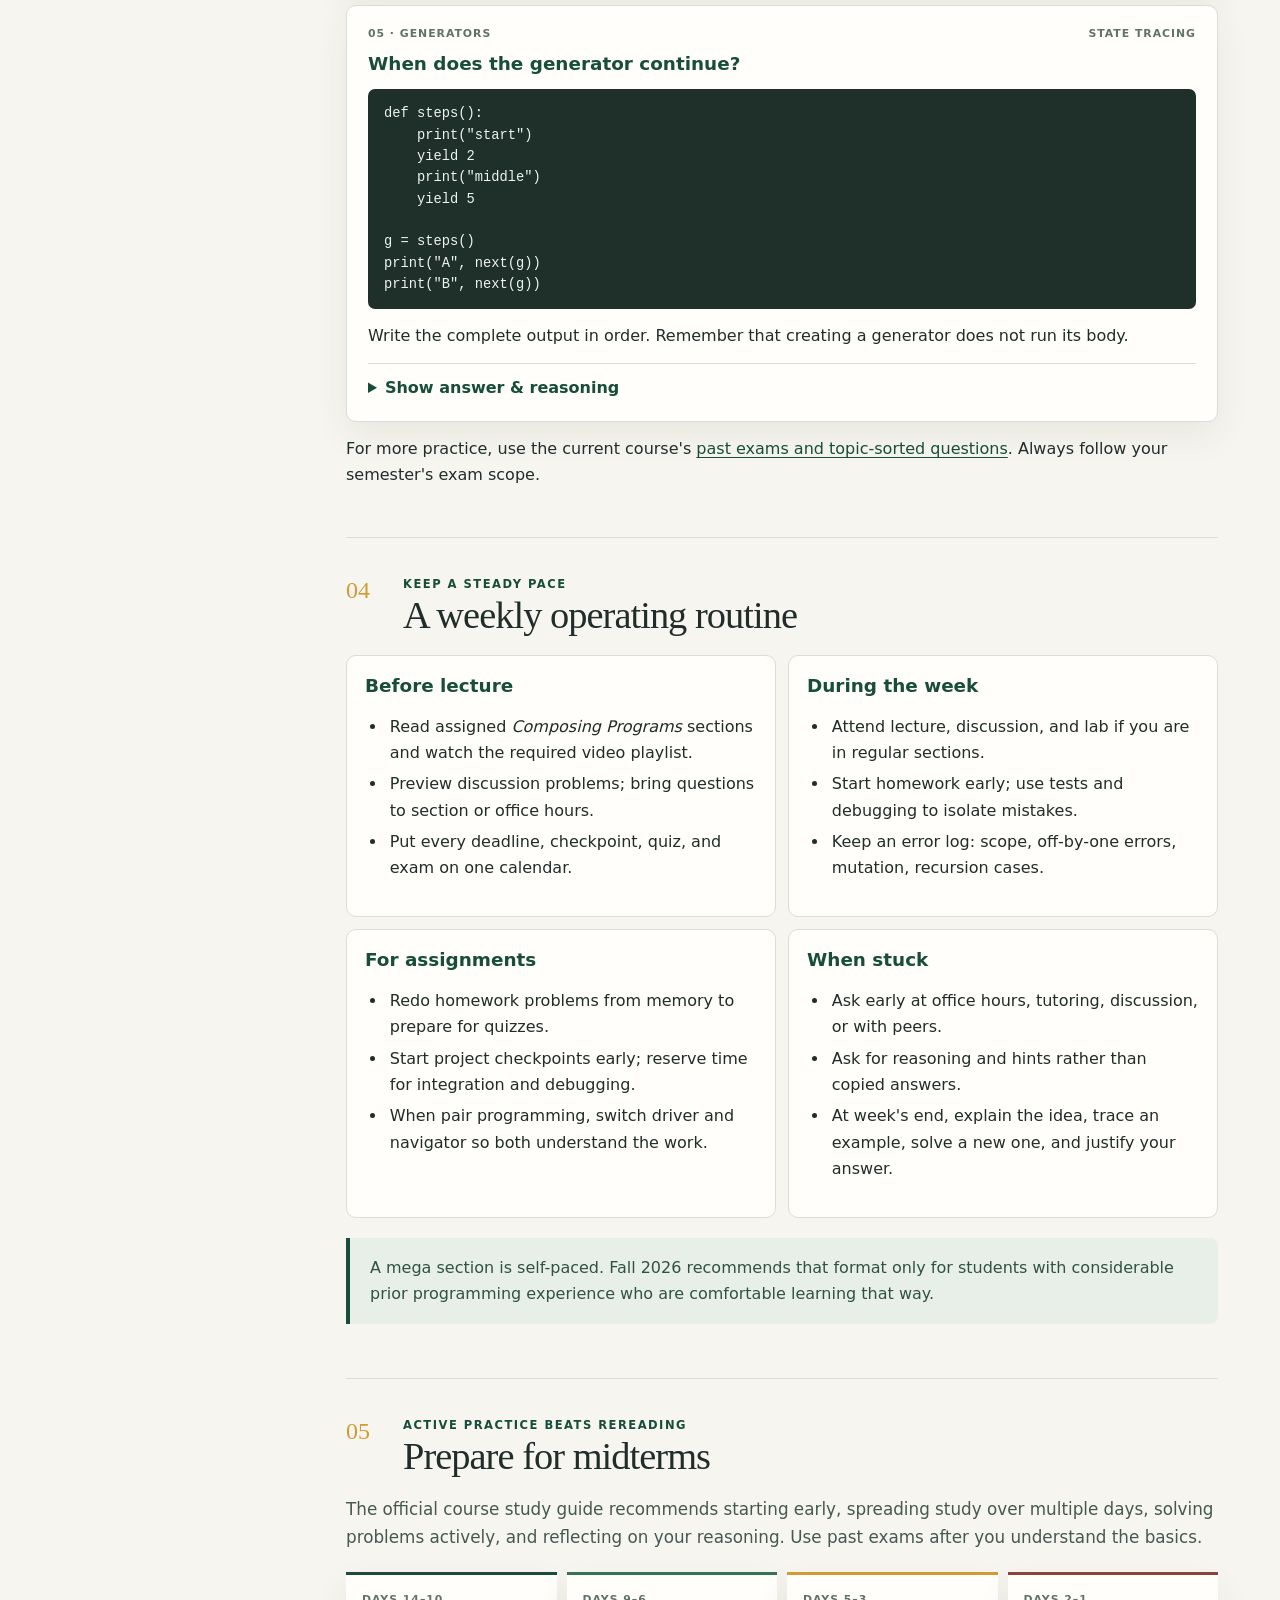
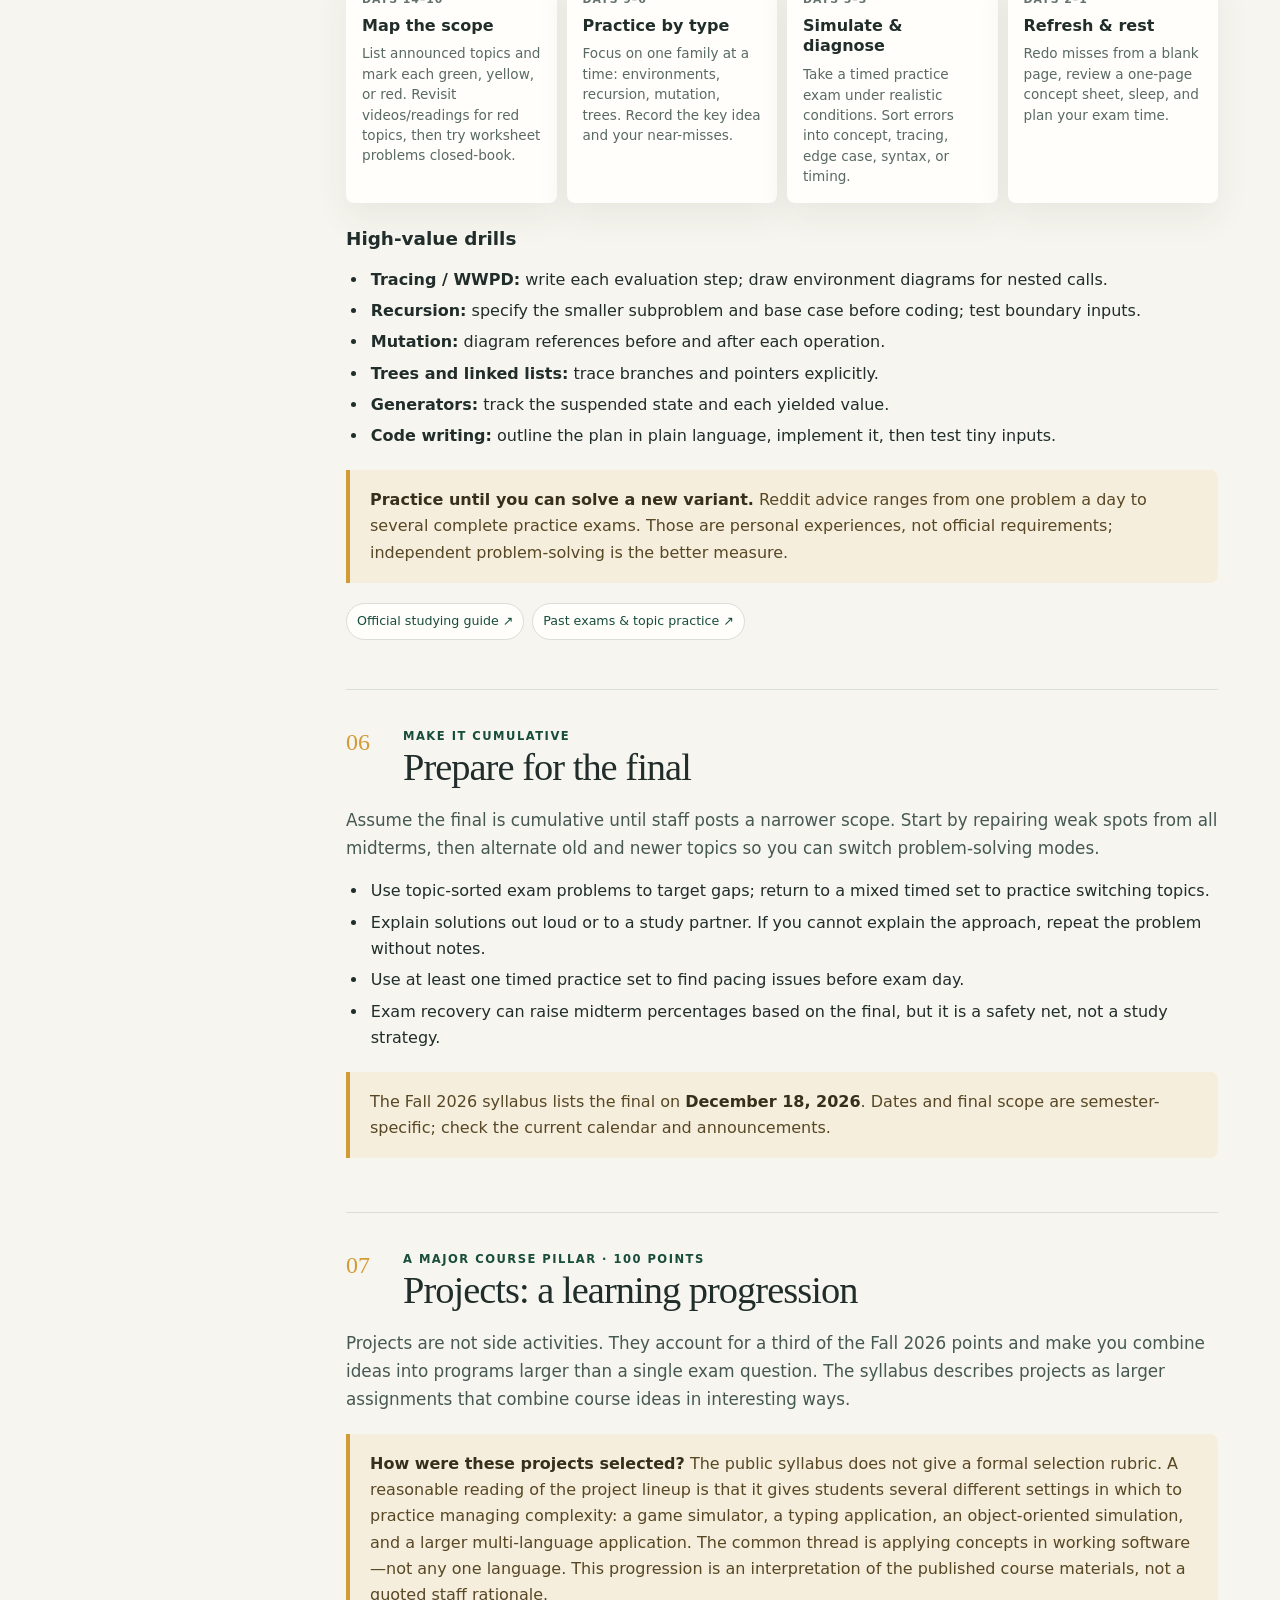
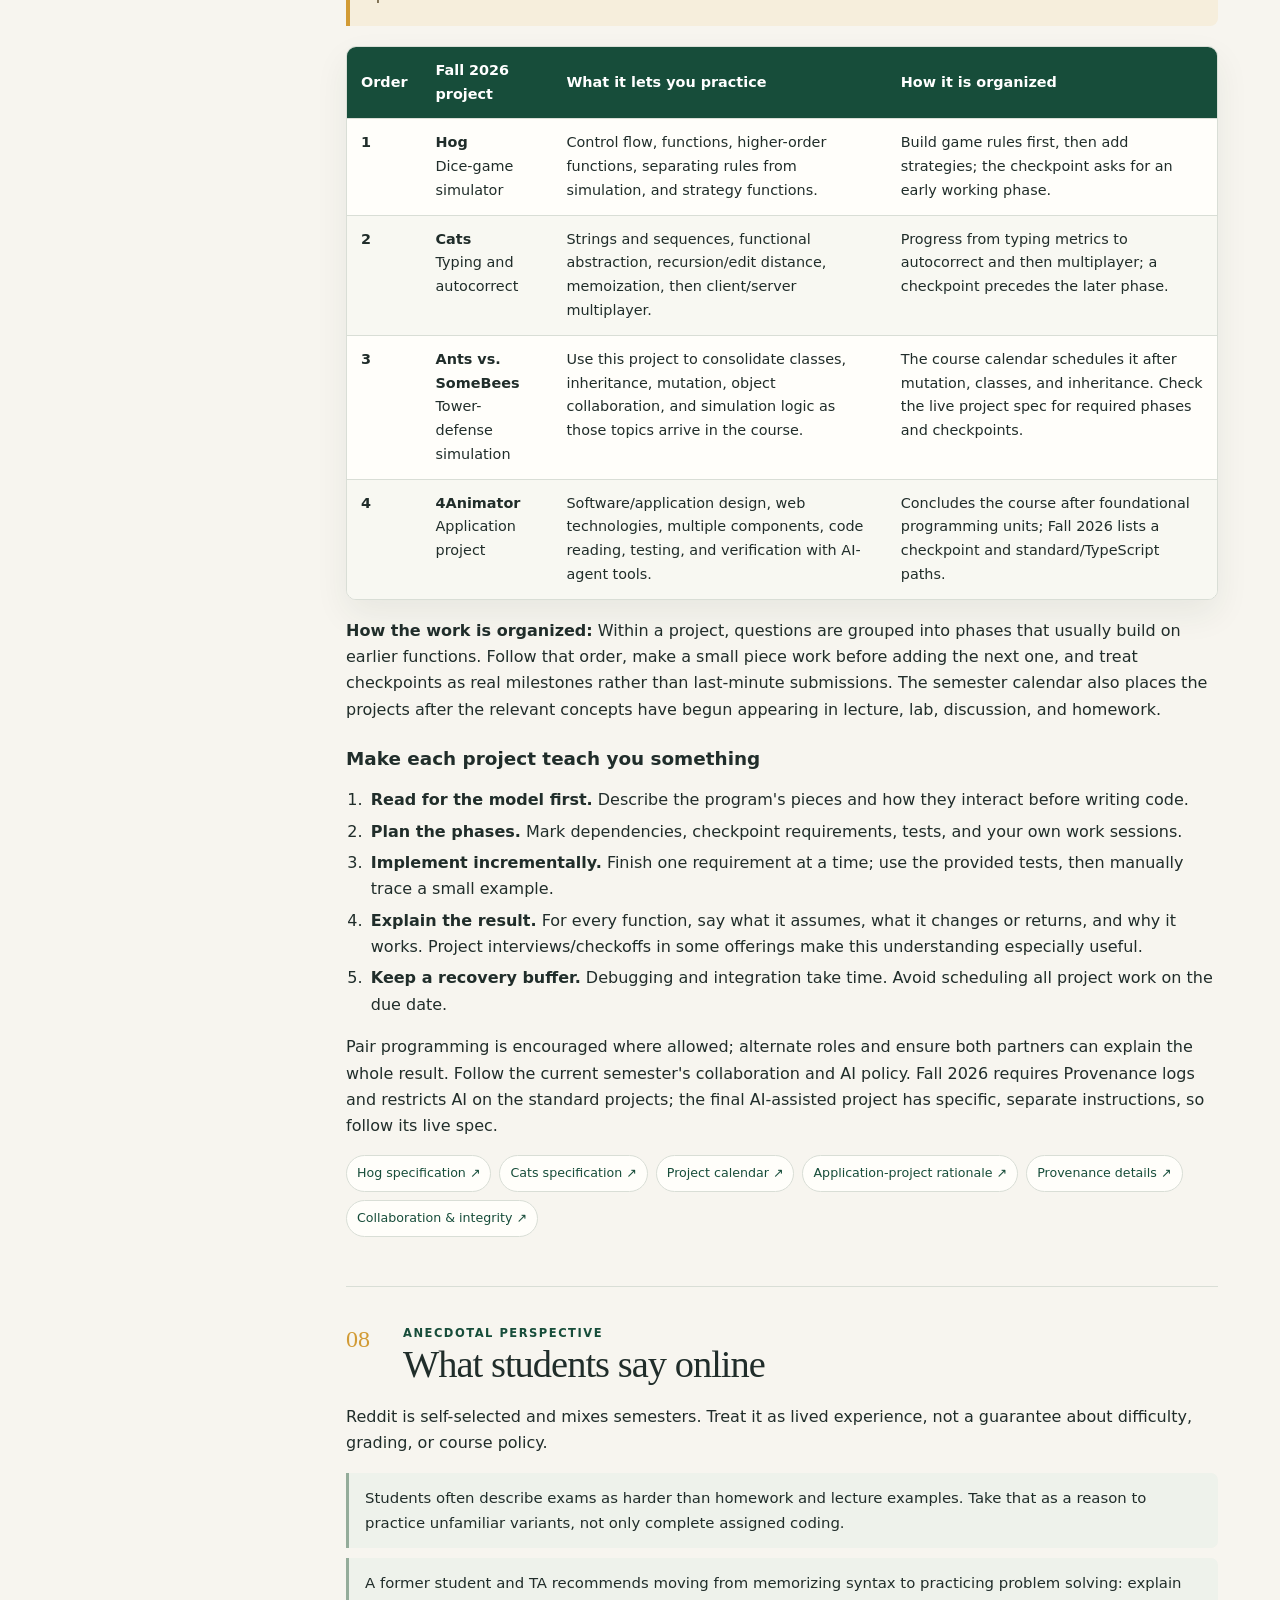
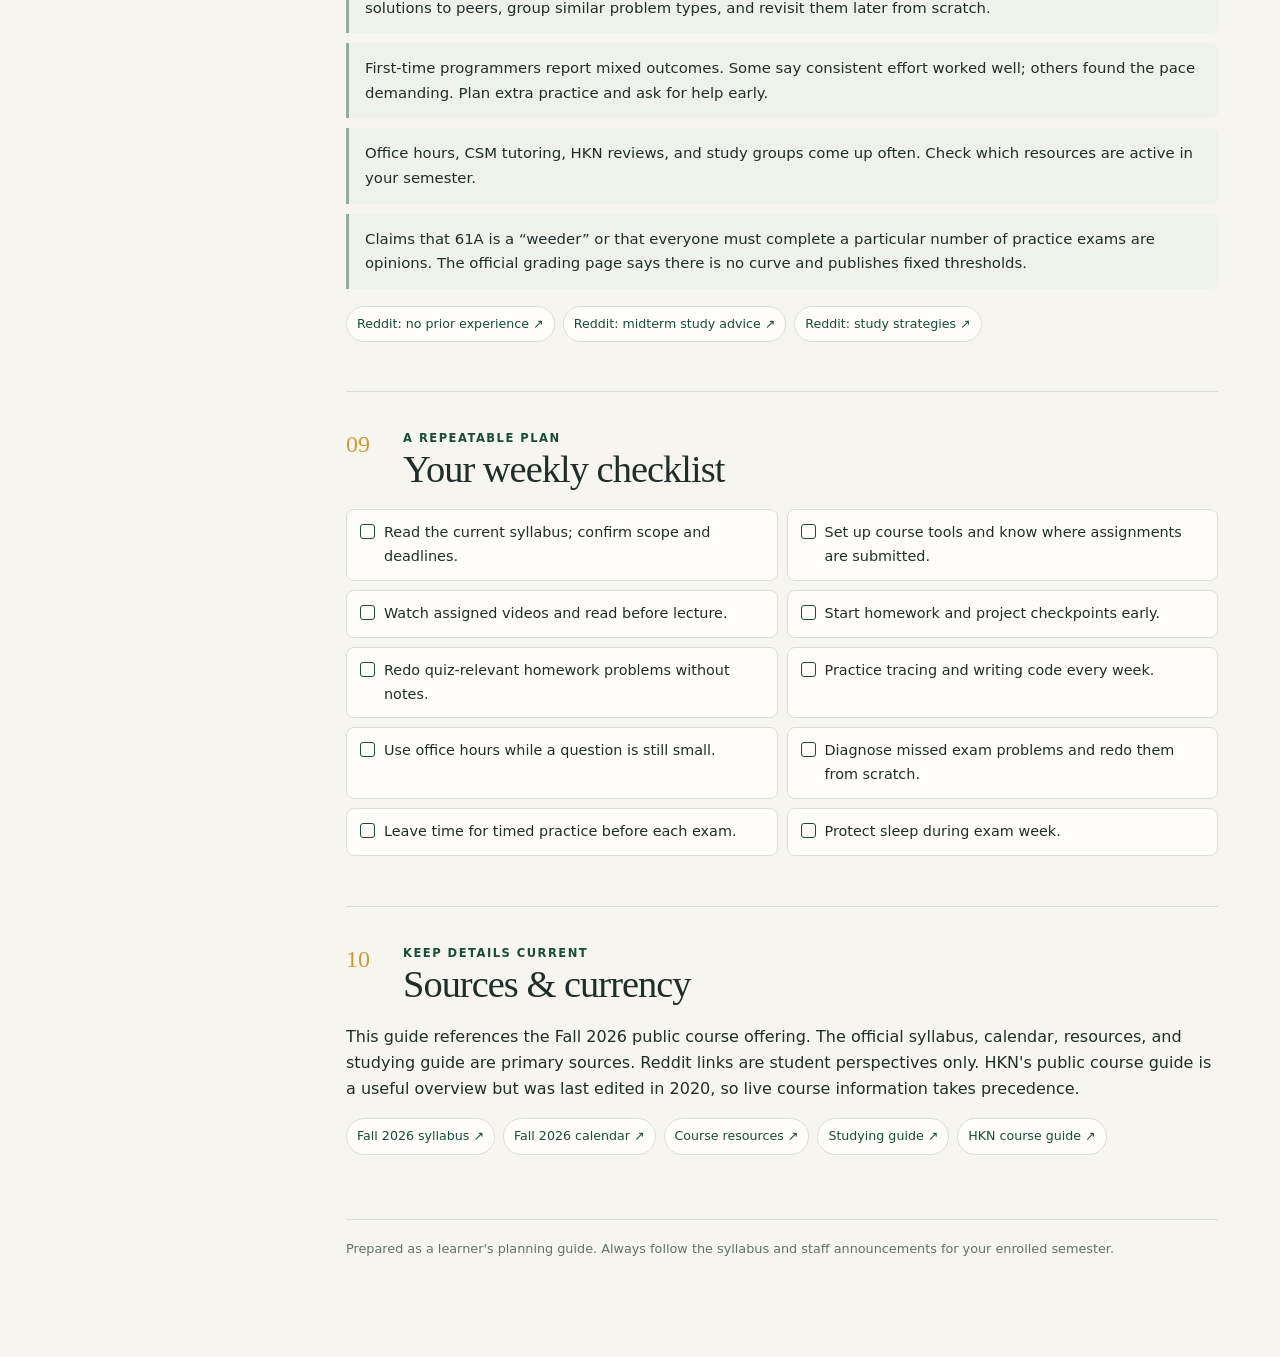
<file: Knowledge_base/cs61a.html>
<!doctype html>
<html lang="en">
<head>
  <meta charset="utf-8">
  <meta name="viewport" content="width=device-width, initial-scale=1">
  <meta name="description" content="A practical first-time learner's runbook for UC Berkeley CS 61A: course structure, key concepts, quizzes, projects, and exam preparation.">
  <title>CS 61A Field Guide · First-Time Learner Runbook</title>
  <style>
    :root {
      color-scheme: light;
      --paper: #f7f5ef;
      --surface: #fffefa;
      --ink: #202d2a;
      --muted: #63716d;
      --line: #d9ded6;
      --green: #174d3a;
      --green-soft: #e7efe8;
      --gold: #d29b35;
      --gold-soft: #f6eedc;
      --red: #8d4438;
      --blue: #365b73;
      --shadow: 0 14px 34px rgba(30, 51, 43, .07);
      --serif: Georgia, "Times New Roman", serif;
      --sans: Inter, ui-sans-serif, system-ui, -apple-system, BlinkMacSystemFont, "Segoe UI", sans-serif;
      --mono: "SFMono-Regular", Consolas, "Liberation Mono", monospace;
    }
    * { box-sizing: border-box; }
    html { scroll-behavior: smooth; scroll-padding-top: 28px; }
    body { margin: 0; background: var(--paper); color: var(--ink); font: 16px/1.65 var(--sans); }
    a { color: var(--green); text-decoration-thickness: 1px; text-underline-offset: 3px; }
    a:hover { color: #0b3425; }
    a:focus-visible { outline: 3px solid var(--gold); outline-offset: 3px; border-radius: 2px; }
    .masthead { background: var(--green); color: #fffefa; border-bottom: 5px solid var(--gold); }
    .masthead-inner { max-width: 1220px; margin: auto; padding: 22px 32px; display: flex; align-items: center; justify-content: space-between; gap: 20px; }
    .wordmark { display: flex; align-items: center; gap: 12px; font-size: .82rem; letter-spacing: .12em; text-transform: uppercase; font-weight: 750; }
    .seal { width: 34px; height: 34px; border: 1px solid rgba(255,255,255,.65); border-radius: 50%; display: grid; place-items: center; font: 700 .82rem var(--serif); letter-spacing: 0; }
    .edition { color: #d9e5dd; font-size: .82rem; letter-spacing: .04em; }
    .layout { max-width: 1220px; margin: 42px auto 80px; padding: 0 32px; display: grid; grid-template-columns: 230px minmax(0, 1fr); gap: 54px; align-items: start; }
    .rail { position: sticky; top: 28px; }
    .rail-label, .eyebrow { color: var(--green); text-transform: uppercase; letter-spacing: .13em; font-size: .72rem; font-weight: 800; }
    .rail nav { margin-top: 14px; border-left: 1px solid var(--line); display: grid; }
    .rail nav a { padding: 8px 0 8px 15px; margin-left: -1px; border-left: 2px solid transparent; color: var(--muted); text-decoration: none; font-size: .88rem; }
    .rail nav a:hover, .rail nav a:focus-visible { color: var(--green); border-left-color: var(--gold); }
    .rail-note { margin-top: 27px; padding: 15px; border-radius: 10px; background: var(--green-soft); color: #315145; font-size: .82rem; }
    main { min-width: 0; }
    .hero { padding: 13px 0 30px; border-bottom: 1px solid var(--line); }
    .hero h1 { max-width: 820px; margin: 13px 0 14px; font: 500 clamp(2.5rem, 5.3vw, 4.6rem)/1.04 var(--serif); letter-spacing: -.045em; }
    .hero h1 span { color: var(--green); }
    .dek { max-width: 720px; color: #495b55; font-size: 1.12rem; line-height: 1.65; }
    .date-note { display: inline-flex; margin-top: 15px; padding: 7px 11px; border-radius: 5px; background: var(--gold-soft); color: #654d23; font-size: .78rem; font-weight: 700; }
    .quick-stats { display: grid; grid-template-columns: repeat(4, 1fr); gap: 12px; margin: 26px 0 4px; }
    .stat { background: var(--surface); border: 1px solid var(--line); border-radius: 10px; padding: 15px 17px; }
    .stat strong { display: block; color: var(--green); font: 500 1.65rem/1.1 var(--serif); }
    .stat span { color: var(--muted); font-size: .75rem; }
    section { padding: 37px 0 4px; scroll-margin-top: 24px; }
    section + section { border-top: 1px solid var(--line); margin-top: 30px; }
    .section-head { display: grid; grid-template-columns: 44px minmax(0,1fr); gap: 13px; align-items: start; margin-bottom: 18px; }
    .section-no { color: var(--gold); font: 500 1.5rem/1.3 var(--serif); }
    h2 { margin: 0; font: 500 clamp(1.8rem, 3vw, 2.6rem)/1.12 var(--serif); letter-spacing: -.025em; }
    h3 { margin: 24px 0 8px; font: 600 1.15rem/1.3 var(--sans); }
    p { margin: 10px 0 14px; }
    .lead { color: #465852; font-size: 1.05rem; }
    .callout { margin: 20px 0; padding: 17px 20px; border-left: 4px solid var(--gold); border-radius: 0 8px 8px 0; background: var(--gold-soft); color: #574725; }
    .callout strong { color: #382f1b; }
    .callout.green { border-left-color: var(--green); background: var(--green-soft); color: #315145; }
    .table-wrap { overflow-x: auto; margin: 18px 0; border: 1px solid var(--line); border-radius: 10px; background: var(--surface); box-shadow: var(--shadow); }
    table { width: 100%; border-collapse: collapse; min-width: 680px; font-size: .9rem; }
    th { padding: 12px 14px; text-align: left; background: var(--green); color: white; font-weight: 650; }
    td { padding: 12px 14px; vertical-align: top; border-top: 1px solid var(--line); }
    tbody tr:nth-child(even) { background: #f8f8f2; }
    td:first-child { font-weight: 700; white-space: nowrap; }
    .topic-grid { display: grid; grid-template-columns: repeat(2, minmax(0,1fr)); gap: 12px; margin: 20px 0; counter-reset: topic; }
    .topic { position: relative; min-height: 145px; padding: 17px 17px 16px 54px; border: 1px solid var(--line); background: var(--surface); border-radius: 10px; }
    .topic::before { counter-increment: topic; content: counter(topic, decimal-leading-zero); position: absolute; left: 16px; top: 19px; color: var(--gold); font: 500 .94rem var(--mono); }
    .topic h3 { margin: 0 0 6px; color: var(--green); font-size: 1rem; }
    .topic p { margin: 0; color: #596963; font-size: .9rem; line-height: 1.55; }
    .steps { display: grid; grid-template-columns: repeat(4, minmax(0,1fr)); gap: 10px; margin: 20px 0; }
    .step { padding: 16px; border-top: 3px solid var(--green); background: var(--surface); border-radius: 0 0 8px 8px; box-shadow: var(--shadow); }
    .step:nth-child(2) { border-color: #39705a; }
    .step:nth-child(3) { border-color: var(--gold); }
    .step:nth-child(4) { border-color: var(--red); }
    .step .when { display: block; color: var(--muted); text-transform: uppercase; letter-spacing: .09em; font-size: .68rem; font-weight: 800; }
    .step h3 { margin: 7px 0; font-size: 1rem; }
    .step p { margin: 0; color: #596963; font-size: .85rem; line-height: 1.5; }
    ul, ol { padding-left: 1.35rem; }
    li { padding-left: .2rem; margin: 5px 0; }
    .routine { display: grid; grid-template-columns: repeat(2, minmax(0,1fr)); gap: 12px; }
    .routine article { border: 1px solid var(--line); border-radius: 10px; padding: 18px; background: var(--surface); }
    .routine article h3 { margin-top: 0; color: var(--green); }
    .review { display: grid; gap: 10px; margin: 17px 0; }
    .review p { margin: 0; padding: 13px 16px; border-left: 3px solid #94ac9a; background: #eef2eb; border-radius: 0 7px 7px 0; font-size: .93rem; }
    .question-card { margin: 14px 0; padding: 19px 21px; border: 1px solid var(--line); border-radius: 10px; background: var(--surface); box-shadow: var(--shadow); }
    .question-card h3 { margin: 9px 0 8px; color: var(--green); }
    .question-meta { display: flex; flex-wrap: wrap; justify-content: space-between; gap: 8px; color: var(--muted); text-transform: uppercase; letter-spacing: .09em; font-size: .68rem; font-weight: 800; }
    pre { overflow-x: auto; padding: 14px 16px; border-radius: 7px; background: #1f302b; color: #edf4ee; font: .86rem/1.55 var(--mono); }
    pre code { font: inherit; }
    code { font-family: var(--mono); font-size: .91em; }
    details { margin-top: 13px; border-top: 1px solid var(--line); padding-top: 11px; }
    summary { width: fit-content; color: var(--green); cursor: pointer; font-weight: 750; }
    summary:focus-visible { outline: 3px solid var(--gold); outline-offset: 3px; }
    .answer { margin-top: 10px; padding: 2px 15px; border-left: 3px solid var(--green); color: #40544b; background: #f2f5ef; }
    .checklist { list-style: none; padding: 0; display: grid; grid-template-columns: repeat(2, minmax(0,1fr)); gap: 9px; }
    .checklist li { position: relative; margin: 0; padding: 11px 12px 11px 37px; border: 1px solid var(--line); border-radius: 8px; background: var(--surface); font-size: .9rem; }
    .checklist li::before { content: ""; position: absolute; left: 13px; top: 14px; width: 13px; height: 13px; border: 1.5px solid var(--green); border-radius: 3px; }
    .sources { display: flex; flex-wrap: wrap; gap: 8px; margin: 15px 0; }
    .sources a { display: inline-block; padding: 7px 10px; border: 1px solid var(--line); border-radius: 99px; background: var(--surface); font-size: .79rem; text-decoration: none; }
    footer { margin-top: 45px; padding: 18px 0; border-top: 1px solid var(--line); color: var(--muted); font-size: .8rem; }
    @media (max-width: 900px) {
      .layout { grid-template-columns: 190px minmax(0,1fr); gap: 30px; }
      .quick-stats { grid-template-columns: repeat(2, 1fr); }
      .steps { grid-template-columns: repeat(2, 1fr); }
    }
    @media (max-width: 680px) {
      .masthead-inner { padding: 15px 19px; }
      .edition { font-size: .7rem; text-align: right; }
      .layout { display: block; margin: 24px auto 48px; padding: 0 19px; }
      .rail { position: static; margin: 0 0 26px; }
      .rail nav { display: flex; gap: 7px; overflow-x: auto; padding-bottom: 8px; border: 0; scrollbar-width: thin; }
      .rail nav a { flex: 0 0 auto; margin: 0; padding: 7px 10px; border: 1px solid var(--line); border-radius: 99px; background: var(--surface); font-size: .78rem; }
      .rail-note { display: none; }
      .hero { padding-top: 5px; }
      .hero h1 { font-size: clamp(2.55rem, 13vw, 4rem); }
      .dek { font-size: 1rem; }
      .quick-stats { gap: 8px; }
      .stat { padding: 12px; }
      .stat strong { font-size: 1.4rem; }
      .section-head { grid-template-columns: 31px minmax(0,1fr); gap: 7px; }
      .topic-grid, .routine, .checklist { grid-template-columns: 1fr; }
      .topic { min-height: 0; }
      .steps { grid-template-columns: 1fr; }
      section { padding-top: 30px; }
    }
    @media print {
      body { background: white; font-size: 10.5pt; }
      .masthead { background: white; color: var(--ink); border-bottom: 2px solid var(--green); }
      .masthead-inner { padding: 12px 0; }
      .seal { border-color: var(--green); }
      .edition { color: var(--muted); }
      .layout { display: block; max-width: none; margin: 0; padding: 20px 0; }
      .rail { display: none; }
      .hero h1 { font-size: 32pt; }
      .table-wrap, .topic, .stat, .step, .routine article { box-shadow: none; break-inside: avoid; }
      a { color: inherit; }
      a[href^="http"]::after { content: " (" attr(href) ")"; font-size: 8pt; overflow-wrap: anywhere; }
      section { break-inside: auto; }
      h2, h3 { break-after: avoid; }
    }
  </style>
</head>
<body>
  <header class="masthead">
    <div class="masthead-inner">
      <div class="wordmark"><span class="seal" aria-hidden="true">61A</span><span>Berkeley · Course Field Guide</span></div>
      <div class="edition">First-time learner runbook · Fall 2026 reference</div>
    </div>
  </header>

  <div class="layout">
    <aside class="rail" aria-label="Page navigation">
      <div class="rail-label">In this guide</div>
      <nav>
        <a href="#overview">Course overview</a>
        <a href="#structure">Structure &amp; grading</a>
        <a href="#knowledge">Knowledge map</a>
        <a href="#sample-questions">Sample questions</a>
        <a href="#routine">Weekly routine</a>
        <a href="#midterms">Midterm prep</a>
        <a href="#final">Final prep</a>
        <a href="#projects">Projects</a>
        <a href="#reddit">Student reviews</a>
        <a href="#checklist">Checklist</a>
        <a href="#sources">Sources</a>
      </nav>
      <div class="rail-note"><strong>Use the live course site.</strong> Dates, scope, and policies change by semester. Verify announcements before acting.</div>
    </aside>

    <main>
      <div class="hero" id="overview">
        <div class="eyebrow">A practical guide to the first semester</div>
        <h1>Learn to think in <span>programs.</span></h1>
        <p class="dek">CS 61A moves quickly from Python fundamentals into abstraction, recursion, data structures, interpreters, and software design. This field guide turns the course outline into a steady weekly plan—and a concrete way to prepare for exams.</p>
        <div class="date-note">Course facts below reference Fall 2026 · Check your own term's syllabus</div>
        <div class="quick-stats" aria-label="Course at a glance">
          <div class="stat"><strong>300</strong><span>regular course points</span></div>
          <div class="stat"><strong>4</strong><span>projects · 100 points total</span></div>
          <div class="stat"><strong>8 → 5</strong><span>quizzes offered · best five count</span></div>
          <div class="stat"><strong>160</strong><span>exam points across three midterms + final</span></div>
        </div>
      </div>

      <section id="structure">
        <div class="section-head"><div class="section-no">01</div><div><div class="eyebrow">Know the course</div><h2>Structure &amp; grading</h2></div></div>
        <p class="lead">The course is about managing program complexity, not memorizing one language. Python is the main tool; Fall 2026 also introduces Gleam, SQL, and a TypeScript application project.</p>
        <div class="table-wrap"><table>
          <thead><tr><th>Component</th><th>Fall 2026 format</th><th>How to approach it</th></tr></thead>
          <tbody>
            <tr><td>Midterm 1</td><td>20 points · paper</td><td>Early fundamentals; precise tracing and code writing.</td></tr>
            <tr><td>Midterm 2</td><td>20 points · computer-based</td><td>Through linked lists; code implementation and output prediction.</td></tr>
            <tr><td>Midterm 3</td><td>45 points · paper</td><td>Later topics; follow the published scope announcement.</td></tr>
            <tr><td>Final</td><td>75 points · paper</td><td>Treat it as cumulative unless staff announces a narrower scope.</td></tr>
            <tr><td>Quizzes</td><td>10 points · best 5 of 8</td><td>Usually a short variant of a homework problem.</td></tr>
            <tr><td>Homework</td><td>10 points</td><td>Weekly practice; know why each solution works.</td></tr>
            <tr><td>Four projects</td><td>100 points total</td><td>Larger synthesis assignments; plan around checkpoints.</td></tr>
            <tr><td>Lab + discussion</td><td>10 points each</td><td>Complete work and follow the section's attendance rules.</td></tr>
          </tbody>
        </table></div>
        <div class="callout"><strong>Projects are a core part of the course: 100 of 300 points, one-third of the total.</strong> Give them real calendar space. They are substantial programming assignments that bring ideas together, while exams assess whether you can reason about related ideas independently. The syllabus expects most students to earn full homework, quiz, project, lab, and discussion credit. A is 285/300; A− is 270/300. Exam recovery can raise each midterm percentage to at least 90% of the final percentage if you take the final during finals week.</div>
        <p>Fall 2026 projects: <strong>Hog</strong>, <strong>Cats</strong> (computer-aided typing), <strong>Ants vs. SomeBees</strong>, and <strong>4Animator</strong>. A two-week software-application unit is new in Fall 2026. Follow the live collaboration and AI rules: the general syllabus prohibits AI tools from filling in or correcting assignment code; the AI-focused project has its own instructions.</p>
        <h3>How the quiz fits in</h3>
        <p>Most weeks, lab includes a 10-minute, one-problem computer quiz based on a slight variation of homework. Re-solve the relevant homework problem from a blank page after you finish it. Practice quizzes, when released, appear on PrairieLearn. The best five of eight count in Fall 2026.</p>
        <div class="sources"><a href="https://cs61a.org/fa26/syllabus/">Official syllabus ↗</a><a href="https://cs61a.org/fa26/">Course calendar ↗</a><a href="https://cs61a.org/fa26/labs/lab01/">Lab / quiz example ↗</a><a href="https://cs61a.org/fa26/articles/whats-new/">What's new in 61A ↗</a></div>
      </section>

      <section id="knowledge">
        <div class="section-head"><div class="section-no">02</div><div><div class="eyebrow">What to master</div><h2>The knowledge map</h2></div></div>
        <p class="lead">For every topic, practice two moves: predict what code does, then write a small program that does something similar. Strong understanding means you can trace, explain, and construct.</p>
        <div class="topic-grid">
          <article class="topic"><h3>Functions &amp; control</h3><p>Expressions, scope, conditionals, loops, return vs. print, and short-circuit behavior. Predict exact output and side effects.</p></article>
          <article class="topic"><h3>Environments &amp; higher-order functions</h3><p>Call frames, lexical scope, closures, and functions passed or returned. Draw the parent frame and each call frame.</p></article>
          <article class="topic"><h3>Recursion &amp; tree recursion</h3><p>State a base case, make progress toward it, and combine results. Sketch the call tree before simplifying.</p></article>
          <article class="topic"><h3>Sequences &amp; abstraction</h3><p>Lists, tuples, strings, dictionaries, and abstract data types. Use an interface without depending on its representation.</p></article>
          <article class="topic"><h3>Mutation &amp; aliasing</h3><p>Shared references, identity vs. equality, mutation vs. rebinding. Draw boxes and arrows before and after changes.</p></article>
          <article class="topic"><h3>Linked lists &amp; trees</h3><p>Representations, recursive traversal, and transformations. Work through a tiny structure one pointer or branch at a time.</p></article>
          <article class="topic"><h3>Classes &amp; inheritance</h3><p>Instances, methods, <code>self</code>, class attributes, and lookup. Track which object owns an attribute and which method runs.</p></article>
          <article class="topic"><h3>Lazy evaluation &amp; generators</h3><p><code>yield</code>, suspended state, and nested iteration. Trace one <code>next</code> call at a time.</p></article>
          <article class="topic"><h3>Functional programming &amp; Gleam</h3><p>Immutability, functions, algebraic data types, and recursive processing of structured values.</p></article>
          <article class="topic"><h3>Interpreters</h3><p>Syntax vs. values, evaluation rules, and environments. Understand how an evaluator breaks down an expression.</p></article>
          <article class="topic"><h3>SQL &amp; tables</h3><p>Filtering, joins, grouping, and aggregation. Be explicit about the rows that remain after each operation.</p></article>
          <article class="topic"><h3>Software design &amp; verification</h3><p>Break features into parts, understand module boundaries, and verify code against requirements with tests and careful reading.</p></article>
        </div>
        <p>Topic order and exam scope vary. The course calendar and staff announcements are authoritative. See the <a href="https://cs61a.org/fa26/">Fall 2026 calendar</a> and <a href="https://cs61a.org/fa26/syllabus/">syllabus</a>.</p>
      </section>

      <section id="sample-questions">
        <div class="section-head"><div class="section-no">03</div><div><div class="eyebrow">Try before you peek</div><h2>Sample questions</h2></div></div>
        <p class="lead">These original examples model the kinds of reasoning CS 61A develops. Work each one on paper first. Open the answer only after you have a prediction and can explain your steps.</p>
        <div class="callout green"><strong>Practice rule:</strong> for output questions, write each intermediate value. For coding questions, state the base case and recursive step before writing code.</div>

        <article class="question-card">
          <div class="question-meta"><span>01 · Environment diagrams</span><span>Warm-up</span></div>
          <h3>What does Python display?</h3>
          <pre><code>def make_adder(x):
    def add(y):
        return x + y
    return add

plus_three = make_adder(3)
print(plus_three(4))</code></pre>
          <p>Draw the function object and its parent frame. What value does <code>x</code> have when <code>add</code> runs?</p>
          <details><summary>Show answer &amp; reasoning</summary><div class="answer"><p><strong>It displays <code>7</code>.</strong> Calling <code>make_adder(3)</code> creates a frame where <code>x</code> is 3, then returns <code>add</code>. The returned function keeps that frame as its parent. When <code>plus_three(4)</code> runs, its own frame binds <code>y</code> to 4; the free name <code>x</code> is found in the parent frame, so <code>3 + 4</code> is 7.</p></div></details>
        </article>

        <article class="question-card">
          <div class="question-meta"><span>02 · Recursion</span><span>Code reading</span></div>
          <h3>Trace the recursive calls</h3>
          <pre><code>def digit_sum(n):
    if n &lt; 10:
        return n
    return digit_sum(n // 10) + n % 10

print(digit_sum(527))</code></pre>
          <p>List the argument to each recursive call, then compute the displayed value.</p>
          <details><summary>Show answer &amp; reasoning</summary><div class="answer"><p><strong>It displays <code>14</code>.</strong> The calls reduce the number: <code>digit_sum(527)</code> becomes <code>digit_sum(52) + 7</code>, then <code>digit_sum(5) + 2 + 7</code>. The base case returns 5, giving <code>5 + 2 + 7 = 14</code>. Each call removes one rightmost digit, so the input gets closer to the base case.</p></div></details>
        </article>

        <article class="question-card">
          <div class="question-meta"><span>03 · Mutation &amp; aliasing</span><span>Common exam skill</span></div>
          <h3>Which list changes?</h3>
          <pre><code>a = [1, 2]
b = a
a.append(3)
a = [0]
print(a)
print(b)</code></pre>
          <p>Track the list objects separately from the variable names. Does rebinding <code>a</code> change the object referenced by <code>b</code>?</p>
          <details><summary>Show answer &amp; reasoning</summary><div class="answer"><p><strong>It displays <code>[0]</code>, then <code>[1, 2, 3]</code>.</strong> Initially, <code>a</code> and <code>b</code> refer to the same list. <code>append</code> mutates that shared list. The later assignment <code>a = [0]</code> makes <code>a</code> refer to a new list; <code>b</code> still refers to the original, now mutated list.</p></div></details>
        </article>

        <article class="question-card">
          <div class="question-meta"><span>04 · Tree recursion</span><span>Build a solution</span></div>
          <h3>Count the leaves</h3>
          <p>A tree is represented as a non-empty Python list: the first item is the label, and each remaining item is a branch represented by another tree. A leaf has no branches. Write <code>count_leaves(tree)</code>, which returns the number of leaves.</p>
          <details><summary>Show one solution &amp; reasoning</summary><div class="answer"><pre><code>def count_leaves(tree):
    branches = tree[1:]
    if not branches:
        return 1
    return sum(count_leaves(branch) for branch in branches)</code></pre><p><strong>Why:</strong> a tree with no branches contributes one leaf. Otherwise, its leaves are exactly the leaves in its branches, so recursively count each branch and add the results. For example, <code>[1, [2], [3, [4]]]</code> has two leaves: <code>[2]</code> and <code>[4]</code>.</p></div></details>
        </article>

        <article class="question-card">
          <div class="question-meta"><span>05 · Generators</span><span>State tracing</span></div>
          <h3>When does the generator continue?</h3>
          <pre><code>def steps():
    print("start")
    yield 2
    print("middle")
    yield 5

g = steps()
print("A", next(g))
print("B", next(g))</code></pre>
          <p>Write the complete output in order. Remember that creating a generator does not run its body.</p>
          <details><summary>Show answer &amp; reasoning</summary><div class="answer"><pre><code>start
A 2
middle
B 5</code></pre><p>The first <code>next</code> begins execution, prints <code>start</code>, and pauses at <code>yield 2</code>. After the outer print displays <code>A 2</code>, the second <code>next</code> resumes after that yield, prints <code>middle</code>, and pauses at <code>yield 5</code>.</p></div></details>
        </article>

        <p>For more practice, use the current course's <a href="https://cs61a.org/fa26/resources/">past exams and topic-sorted questions</a>. Always follow your semester's exam scope.</p>
      </section>

      <section id="routine">
        <div class="section-head"><div class="section-no">04</div><div><div class="eyebrow">Keep a steady pace</div><h2>A weekly operating routine</h2></div></div>
        <div class="routine">
          <article><h3>Before lecture</h3><ul><li>Read assigned <em>Composing Programs</em> sections and watch the required video playlist.</li><li>Preview discussion problems; bring questions to section or office hours.</li><li>Put every deadline, checkpoint, quiz, and exam on one calendar.</li></ul></article>
          <article><h3>During the week</h3><ul><li>Attend lecture, discussion, and lab if you are in regular sections.</li><li>Start homework early; use tests and debugging to isolate mistakes.</li><li>Keep an error log: scope, off-by-one errors, mutation, recursion cases.</li></ul></article>
          <article><h3>For assignments</h3><ul><li>Redo homework problems from memory to prepare for quizzes.</li><li>Start project checkpoints early; reserve time for integration and debugging.</li><li>When pair programming, switch driver and navigator so both understand the work.</li></ul></article>
          <article><h3>When stuck</h3><ul><li>Ask early at office hours, tutoring, discussion, or with peers.</li><li>Ask for reasoning and hints rather than copied answers.</li><li>At week's end, explain the idea, trace an example, solve a new one, and justify your answer.</li></ul></article>
        </div>
        <div class="callout green">A mega section is self-paced. Fall 2026 recommends that format only for students with considerable prior programming experience who are comfortable learning that way.</div>
      </section>

      <section id="midterms">
        <div class="section-head"><div class="section-no">05</div><div><div class="eyebrow">Active practice beats rereading</div><h2>Prepare for midterms</h2></div></div>
        <p class="lead">The official course study guide recommends starting early, spreading study over multiple days, solving problems actively, and reflecting on your reasoning. Use past exams after you understand the basics.</p>
        <div class="steps">
          <article class="step"><span class="when">Days 14–10</span><h3>Map the scope</h3><p>List announced topics and mark each green, yellow, or red. Revisit videos/readings for red topics, then try worksheet problems closed-book.</p></article>
          <article class="step"><span class="when">Days 9–6</span><h3>Practice by type</h3><p>Focus on one family at a time: environments, recursion, mutation, trees. Record the key idea and your near-misses.</p></article>
          <article class="step"><span class="when">Days 5–3</span><h3>Simulate &amp; diagnose</h3><p>Take a timed practice exam under realistic conditions. Sort errors into concept, tracing, edge case, syntax, or timing.</p></article>
          <article class="step"><span class="when">Days 2–1</span><h3>Refresh &amp; rest</h3><p>Redo misses from a blank page, review a one-page concept sheet, sleep, and plan your exam time.</p></article>
        </div>
        <h3>High-value drills</h3>
        <ul><li><strong>Tracing / WWPD:</strong> write each evaluation step; draw environment diagrams for nested calls.</li><li><strong>Recursion:</strong> specify the smaller subproblem and base case before coding; test boundary inputs.</li><li><strong>Mutation:</strong> diagram references before and after each operation.</li><li><strong>Trees and linked lists:</strong> trace branches and pointers explicitly.</li><li><strong>Generators:</strong> track the suspended state and each yielded value.</li><li><strong>Code writing:</strong> outline the plan in plain language, implement it, then test tiny inputs.</li></ul>
        <div class="callout"><strong>Practice until you can solve a new variant.</strong> Reddit advice ranges from one problem a day to several complete practice exams. Those are personal experiences, not official requirements; independent problem-solving is the better measure.</div>
        <div class="sources"><a href="https://website.cs61a.org/articles/studying/">Official studying guide ↗</a><a href="https://cs61a.org/fa26/resources/">Past exams &amp; topic practice ↗</a></div>
      </section>

      <section id="final">
        <div class="section-head"><div class="section-no">06</div><div><div class="eyebrow">Make it cumulative</div><h2>Prepare for the final</h2></div></div>
        <p class="lead">Assume the final is cumulative until staff posts a narrower scope. Start by repairing weak spots from all midterms, then alternate old and newer topics so you can switch problem-solving modes.</p>
        <ul><li>Use topic-sorted exam problems to target gaps; return to a mixed timed set to practice switching topics.</li><li>Explain solutions out loud or to a study partner. If you cannot explain the approach, repeat the problem without notes.</li><li>Use at least one timed practice set to find pacing issues before exam day.</li><li>Exam recovery can raise midterm percentages based on the final, but it is a safety net, not a study strategy.</li></ul>
        <div class="callout">The Fall 2026 syllabus lists the final on <strong>December 18, 2026</strong>. Dates and final scope are semester-specific; check the current calendar and announcements.</div>
      </section>

      <section id="projects">
        <div class="section-head"><div class="section-no">07</div><div><div class="eyebrow">A major course pillar · 100 points</div><h2>Projects: a learning progression</h2></div></div>
        <p class="lead">Projects are not side activities. They account for a third of the Fall 2026 points and make you combine ideas into programs larger than a single exam question. The syllabus describes projects as larger assignments that combine course ideas in interesting ways.</p>
        <div class="callout"><strong>How were these projects selected?</strong> The public syllabus does not give a formal selection rubric. A reasonable reading of the project lineup is that it gives students several different settings in which to practice managing complexity: a game simulator, a typing application, an object-oriented simulation, and a larger multi-language application. The common thread is applying concepts in working software—not any one language. This progression is an interpretation of the published course materials, not a quoted staff rationale.</div>
        <div class="table-wrap"><table>
          <thead><tr><th>Order</th><th>Fall 2026 project</th><th>What it lets you practice</th><th>How it is organized</th></tr></thead>
          <tbody>
            <tr><td>1</td><td><strong>Hog</strong><br>Dice-game simulator</td><td>Control flow, functions, higher-order functions, separating rules from simulation, and strategy functions.</td><td>Build game rules first, then add strategies; the checkpoint asks for an early working phase.</td></tr>
            <tr><td>2</td><td><strong>Cats</strong><br>Typing and autocorrect</td><td>Strings and sequences, functional abstraction, recursion/edit distance, memoization, then client/server multiplayer.</td><td>Progress from typing metrics to autocorrect and then multiplayer; a checkpoint precedes the later phase.</td></tr>
            <tr><td>3</td><td><strong>Ants vs. SomeBees</strong><br>Tower-defense simulation</td><td>Use this project to consolidate classes, inheritance, mutation, object collaboration, and simulation logic as those topics arrive in the course.</td><td>The course calendar schedules it after mutation, classes, and inheritance. Check the live project spec for required phases and checkpoints.</td></tr>
            <tr><td>4</td><td><strong>4Animator</strong><br>Application project</td><td>Software/application design, web technologies, multiple components, code reading, testing, and verification with AI-agent tools.</td><td>Concludes the course after foundational programming units; Fall 2026 lists a checkpoint and standard/TypeScript paths.</td></tr>
          </tbody>
        </table></div>
        <p><strong>How the work is organized:</strong> Within a project, questions are grouped into phases that usually build on earlier functions. Follow that order, make a small piece work before adding the next one, and treat checkpoints as real milestones rather than last-minute submissions. The semester calendar also places the projects after the relevant concepts have begun appearing in lecture, lab, discussion, and homework.</p>
        <h3>Make each project teach you something</h3>
        <ol><li><strong>Read for the model first.</strong> Describe the program's pieces and how they interact before writing code.</li><li><strong>Plan the phases.</strong> Mark dependencies, checkpoint requirements, tests, and your own work sessions.</li><li><strong>Implement incrementally.</strong> Finish one requirement at a time; use the provided tests, then manually trace a small example.</li><li><strong>Explain the result.</strong> For every function, say what it assumes, what it changes or returns, and why it works. Project interviews/checkoffs in some offerings make this understanding especially useful.</li><li><strong>Keep a recovery buffer.</strong> Debugging and integration take time. Avoid scheduling all project work on the due date.</li></ol>
        <p>Pair programming is encouraged where allowed; alternate roles and ensure both partners can explain the whole result. Follow the current semester's collaboration and AI policy. Fall 2026 requires Provenance logs and restricts AI on the standard projects; the final AI-assisted project has specific, separate instructions, so follow its live spec.</p>
        <div class="sources"><a href="https://cs61a.org/fa26/projects/hog/">Hog specification ↗</a><a href="https://cs61a.org/fa26/projects/cats/">Cats specification ↗</a><a href="https://cs61a.org/fa26/">Project calendar ↗</a><a href="https://cs61a.org/fa26/articles/whats-new/">Application-project rationale ↗</a><a href="https://cs61a.org/fa26/articles/provenance/">Provenance details ↗</a><a href="https://cs61a.org/fa26/syllabus/">Collaboration &amp; integrity ↗</a></div>
      </section>

      <section id="reddit">
        <div class="section-head"><div class="section-no">08</div><div><div class="eyebrow">Anecdotal perspective</div><h2>What students say online</h2></div></div>
        <p>Reddit is self-selected and mixes semesters. Treat it as lived experience, not a guarantee about difficulty, grading, or course policy.</p>
        <div class="review">
          <p>Students often describe exams as harder than homework and lecture examples. Take that as a reason to practice unfamiliar variants, not only complete assigned coding.</p>
          <p>A former student and TA recommends moving from memorizing syntax to practicing problem solving: explain solutions to peers, group similar problem types, and revisit them later from scratch.</p>
          <p>First-time programmers report mixed outcomes. Some say consistent effort worked well; others found the pace demanding. Plan extra practice and ask for help early.</p>
          <p>Office hours, CSM tutoring, HKN reviews, and study groups come up often. Check which resources are active in your semester.</p>
          <p>Claims that 61A is a “weeder” or that everyone must complete a particular number of practice exams are opinions. The official grading page says there is no curve and publishes fixed thresholds.</p>
        </div>
        <div class="sources"><a href="https://www.reddit.com/r/berkeley/comments/1v9k7m2/cs61a_with_no_programming_experience/">Reddit: no prior experience ↗</a><a href="https://www.reddit.com/r/berkeley/comments/1njt7f7/cs61a_midterm_went_pretty_bad/">Reddit: midterm study advice ↗</a><a href="https://www.reddit.com/r/berkeley/comments/101ull2/terrified-of-cs61a/">Reddit: study strategies ↗</a></div>
      </section>

      <section id="checklist">
        <div class="section-head"><div class="section-no">09</div><div><div class="eyebrow">A repeatable plan</div><h2>Your weekly checklist</h2></div></div>
        <ul class="checklist">
          <li>Read the current syllabus; confirm scope and deadlines.</li>
          <li>Set up course tools and know where assignments are submitted.</li>
          <li>Watch assigned videos and read before lecture.</li>
          <li>Start homework and project checkpoints early.</li>
          <li>Redo quiz-relevant homework problems without notes.</li>
          <li>Practice tracing and writing code every week.</li>
          <li>Use office hours while a question is still small.</li>
          <li>Diagnose missed exam problems and redo them from scratch.</li>
          <li>Leave time for timed practice before each exam.</li>
          <li>Protect sleep during exam week.</li>
        </ul>
      </section>

      <section id="sources">
        <div class="section-head"><div class="section-no">10</div><div><div class="eyebrow">Keep details current</div><h2>Sources &amp; currency</h2></div></div>
        <p>This guide references the Fall 2026 public course offering. The official syllabus, calendar, resources, and studying guide are primary sources. Reddit links are student perspectives only. HKN's public course guide is a useful overview but was last edited in 2020, so live course information takes precedence.</p>
        <div class="sources"><a href="https://cs61a.org/fa26/syllabus/">Fall 2026 syllabus ↗</a><a href="https://cs61a.org/fa26/">Fall 2026 calendar ↗</a><a href="https://cs61a.org/fa26/resources/">Course resources ↗</a><a href="https://website.cs61a.org/articles/studying/">Studying guide ↗</a><a href="https://hkn.eecs.berkeley.edu/courseguides/CS/61A">HKN course guide ↗</a></div>
      </section>

      <footer>Prepared as a learner's planning guide. Always follow the syllabus and staff announcements for your enrolled semester.</footer>
    </main>
  </div>
</body>
</html>
</file>
<file: Gravity-Forge/style.css>
/* ============================================================
   GRAVITY FORGE — stylesheet
   Dark industrial theme · cyan robot / orange hazard accents
   ============================================================ */

:root {
  --bg-0: #07090f;
  --bg-1: #0b0e1a;
  --bg-2: #12162b;
  --panel: rgba(15, 19, 38, 0.88);
  --panel-border: rgba(120, 140, 255, 0.16);
  --txt: #e8ecff;
  --txt-dim: #8b93b8;
  --cyan: #4df0ff;
  --cyan-soft: rgba(77, 240, 255, 0.14);
  --orange: #ff9f43;
  --red: #ff4d6d;
  --green: #6dff9e;
  --gold: #ffd166;
  --font: "Segoe UI", system-ui, -apple-system, "Helvetica Neue", Arial, sans-serif;
  --radius: 14px;
}

* { margin: 0; padding: 0; box-sizing: border-box; }

html, body {
  width: 100%; height: 100%;
  overflow: hidden;
  background: var(--bg-0);
  color: var(--txt);
  font-family: var(--font);
  -webkit-tap-highlight-color: transparent;
  user-select: none;
  -webkit-user-select: none;
  overscroll-behavior: none;
}

button { font-family: var(--font); }

.hidden { display: none !important; }

/* ---------------- canvas ---------------- */
#game-container {
  position: fixed; inset: 0;
  background: var(--bg-1);
}
#game {
  display: block;
  width: 100%; height: 100%;
  touch-action: none;
}

/* subtle vignette over the play area */
#vignette {
  position: fixed; inset: 0; pointer-events: none; z-index: 3;
  background: radial-gradient(ellipse at center, transparent 55%, rgba(0,0,0,0.42) 100%);
}

/* ============================================================
   HUD
   ============================================================ */
#hud {
  position: fixed; top: 0; left: 0; right: 0;
  display: flex; align-items: center; gap: 10px;
  padding: 10px 14px;
  z-index: 10;
  pointer-events: none;
  font-size: 13px;
  text-shadow: 0 1px 4px rgba(0,0,0,.6);
}
.hud-btn {
  pointer-events: auto;
  width: 40px; height: 40px;
  border-radius: 10px;
  border: 1px solid var(--panel-border);
  background: var(--panel);
  color: var(--txt);
  font-size: 17px;
  cursor: pointer;
  backdrop-filter: blur(6px);
  transition: transform .12s, background .12s;
}
.hud-btn:hover { background: rgba(77,240,255,.14); transform: scale(1.05); }
.hud-btn:active { transform: scale(.94); }
.hud-chip {
  padding: 7px 12px;
  border-radius: 10px;
  background: var(--panel);
  border: 1px solid var(--panel-border);
  backdrop-filter: blur(6px);
  font-variant-numeric: tabular-nums;
  white-space: nowrap;
}
.hud-spacer { flex: 1; }
.hud-timer { color: var(--cyan); font-weight: 700; letter-spacing: .04em; }
#hud-keys { color: var(--gold); }
.hud-hint { color: var(--txt-dim); font-style: italic; max-width: 46vw; overflow: hidden; text-overflow: ellipsis; }

/* ============================================================
   Touch controls
   ============================================================ */
#touch-controls {
  position: fixed; inset: 0; z-index: 9;
  pointer-events: none;
  touch-action: none;
}
#joy-zone { position: absolute; left: 0; bottom: 0; width: 55%; height: 70%; pointer-events: auto; }
#joy-base {
  position: absolute;
  width: 96px; height: 96px;
  border-radius: 50%;
  border: 2px solid rgba(77,240,255,.35);
  background: rgba(77,240,255,.07);
  transform: translate(-50%, -50%);
  pointer-events: none;
}
#joy-knob {
  position: absolute;
  width: 44px; height: 44px;
  border-radius: 50%;
  background: radial-gradient(circle at 35% 30%, #bffaff, var(--cyan) 55%, #1f9fb0);
  box-shadow: 0 0 18px rgba(77,240,255,.55);
  transform: translate(-50%, -50%);
  pointer-events: none;
}
.tc-right {
  position: absolute; right: 0; bottom: 0;
  width: 45%; height: 70%;
  pointer-events: none;
}
.tc-btn {
  position: absolute;
  pointer-events: auto;
  border-radius: 50%;
  border: 2px solid var(--panel-border);
  color: var(--txt);
  display: flex; align-items: center; justify-content: center;
  font-weight: 800;
  backdrop-filter: blur(6px);
  background: var(--panel);
  box-shadow: 0 6px 22px rgba(0,0,0,.4);
  touch-action: none;
}
.tc-btn:active, .tc-btn.pressed { transform: scale(.92); }
#btn-jump {
  right: 26px; bottom: 96px;
  width: 86px; height: 86px;
  font-size: 30px;
  color: var(--cyan);
  border-color: rgba(77,240,255,.5);
  background: var(--cyan-soft);
}
#btn-grav {
  right: 130px; bottom: 30px;
  width: 92px; height: 92px;
  font-size: 34px;
  color: var(--orange);
  border-color: rgba(255,159,67,.5);
  background: rgba(255,159,67,.10);
}
.grav-arrow { transition: transform .16s ease; }
.tc-fs { right: 14px; top: 60px; width: 40px; height: 40px; font-size: 16px; pointer-events: auto; }

/* ============================================================
   Overlay screens
   ============================================================ */
.screen {
  position: fixed; inset: 0; z-index: 20;
  display: flex; align-items: center; justify-content: center;
  background: radial-gradient(ellipse at center, rgba(7,9,15,.55) 0%, rgba(7,9,15,.88) 100%);
  backdrop-filter: blur(5px);
  animation: screenIn .3s ease both;
  overflow-y: auto;
  padding: 18px;
}
@keyframes screenIn { from { opacity: 0; } to { opacity: 1; } }

.panel {
  width: min(680px, 96vw);
  max-height: 92vh;
  overflow-y: auto;
  background: var(--panel);
  border: 1px solid var(--panel-border);
  border-radius: var(--radius);
  padding: 26px 28px;
  box-shadow: 0 24px 80px rgba(0,0,0,.55), inset 0 1px 0 rgba(255,255,255,.05);
  animation: panelIn .35s cubic-bezier(.2,1.3,.4,1) both;
}
.panel-wide { width: min(900px, 96vw); }
.panel-small { width: min(430px, 94vw); }
@keyframes panelIn { from { opacity: 0; transform: translateY(18px) scale(.96); } to { opacity: 1; transform: none; } }

.panel h2 {
  font-size: 24px; letter-spacing: .06em;
  background: linear-gradient(90deg, var(--cyan), #7aa5ff);
  -webkit-background-clip: text; background-clip: text; color: transparent;
  margin-bottom: 18px;
}
.panel-head { display: flex; align-items: center; justify-content: space-between; gap: 10px; }
.btn-back { flex-shrink: 0; }

/* ---------------- buttons ---------------- */
.btn {
  appearance: none;
  border: 1px solid var(--panel-border);
  background: rgba(255,255,255,.045);
  color: var(--txt);
  font-size: 15px; font-weight: 600; letter-spacing: .03em;
  padding: 12px 22px;
  border-radius: 12px;
  cursor: pointer;
  transition: transform .12s, box-shadow .2s, background .2s, border-color .2s;
  text-align: center;
}
.btn:hover {
  background: rgba(255,255,255,.09);
  border-color: rgba(120,140,255,.35);
  transform: translateY(-1px);
  box-shadow: 0 8px 22px rgba(0,0,0,.35);
}
.btn:active { transform: scale(.96); }
.btn-primary {
  background: linear-gradient(135deg, #27c7d8, #0e7ea8);
  border-color: rgba(77,240,255,.55);
  color: #04222b;
  font-weight: 800;
  box-shadow: 0 6px 26px rgba(77,240,255,.28);
}
.btn-primary:hover { background: linear-gradient(135deg, #3cdcef, #1393c4); box-shadow: 0 8px 30px rgba(77,240,255,.4); }
.btn-danger {
  border-color: rgba(255,77,109,.45);
  color: var(--red);
  padding: 9px 16px; font-size: 13px;
}
.btn-danger:hover { background: rgba(255,77,109,.12); }

.menu-buttons { display: flex; flex-direction: column; gap: 12px; margin-top: 8px; }
.menu-buttons .btn { width: 100%; }

/* ---------------- main menu ---------------- */
.menu-inner { text-align: center; width: min(520px, 96vw); }
.logo {
  font-size: clamp(40px, 9vw, 74px);
  font-weight: 900;
  letter-spacing: .04em;
  line-height: 1.02;
  background: linear-gradient(180deg, #ffffff 0%, var(--cyan) 45%, #1a6f9e 100%);
  -webkit-background-clip: text; background-clip: text; color: transparent;
  filter: drop-shadow(0 0 26px rgba(77,240,255,.35));
  animation: logoFloat 4.5s ease-in-out infinite;
}
.logo-accent {
  background: linear-gradient(180deg, #ffd9a8, var(--orange) 55%, #b4551d);
  -webkit-background-clip: text; background-clip: text; color: transparent;
}
@keyframes logoFloat { 0%,100% { transform: translateY(0); } 50% { transform: translateY(-7px); } }
.logo-sub { color: var(--txt-dim); letter-spacing: .32em; text-transform: uppercase; font-size: 11px; margin-top: 8px; }
.menu-stats {
  display: flex; justify-content: center; gap: 18px;
  margin: 22px 0 26px;
  color: var(--txt-dim); font-size: 13px;
  font-variant-numeric: tabular-nums;
}
.menu-stats span { padding: 6px 12px; border-radius: 999px; background: rgba(255,255,255,.04); border: 1px solid var(--panel-border); }
.menu-stats #menu-stars { color: var(--gold); }
.menu-stats #menu-deaths { color: var(--red); }
.menu-foot { margin-top: 26px; color: #565e85; font-size: 11px; letter-spacing: .05em; }

/* ---------------- level select ---------------- */
.level-grid {
  display: grid;
  grid-template-columns: repeat(auto-fill, minmax(150px, 1fr));
  gap: 12px;
  padding: 4px 0 8px;
}
.level-card {
  position: relative;
  border: 1px solid var(--panel-border);
  background: rgba(255,255,255,.035);
  border-radius: 12px;
  padding: 13px 12px 11px;
  cursor: pointer;
  text-align: left;
  transition: transform .15s, border-color .2s, box-shadow .2s;
  overflow: hidden;
}
.level-card:hover { transform: translateY(-3px); border-color: rgba(77,240,255,.45); box-shadow: 0 10px 28px rgba(0,0,0,.4); }
.level-card.completed { border-color: rgba(109,255,158,.35); }
.level-card.current { border-color: rgba(77,240,255,.8); box-shadow: 0 0 0 1px rgba(77,240,255,.5), 0 0 24px rgba(77,240,255,.18); }
.level-card.locked { cursor: not-allowed; opacity: .5; }
.level-card.locked:hover { transform: none; border-color: var(--panel-border); box-shadow: none; }
.lc-num { font-size: 11px; color: var(--txt-dim); letter-spacing: .12em; }
.lc-name { font-size: 14px; font-weight: 700; margin: 3px 0 6px; white-space: nowrap; overflow: hidden; text-overflow: ellipsis; }
.lc-stars { font-size: 13px; letter-spacing: 2px; color: #3a4163; }
.lc-stars .on { color: var(--gold); text-shadow: 0 0 10px rgba(255,209,102,.5); }
.lc-time { position: absolute; right: 10px; top: 12px; font-size: 11px; color: var(--txt-dim); font-variant-numeric: tabular-nums; }
.lc-lock { position: absolute; right: 10px; top: 10px; font-size: 14px; }
.lc-best { font-size: 10px; color: var(--txt-dim); margin-top: 2px; font-variant-numeric: tabular-nums; }

/* ---------------- how to play ---------------- */
.howto-body { display: grid; grid-template-columns: 1fr 1fr; gap: 22px; }
.howto-col h3 { font-size: 13px; letter-spacing: .14em; text-transform: uppercase; color: var(--cyan); margin: 14px 0 8px; }
.howto-col h3:first-child { margin-top: 0; }
.howto-col p { font-size: 13.5px; line-height: 1.65; color: #c6cbe8; }
.howto-col ul { list-style: none; }
.howto-col li { font-size: 13.5px; line-height: 2; color: #c6cbe8; }
.howto-col li b { color: var(--txt); }
.c-spike { color: var(--red); } .c-laser { color: var(--red); } .c-crush { color: var(--orange); } .c-fall { color: var(--orange); }
@media (max-width: 720px) { .howto-body { grid-template-columns: 1fr; } }

/* ---------------- settings ---------------- */
.settings-body { display: flex; flex-direction: column; gap: 6px; }
.setting-row {
  display: flex; align-items: center; justify-content: space-between;
  gap: 12px;
  padding: 13px 4px;
  border-bottom: 1px solid rgba(255,255,255,.05);
  font-size: 14.5px;
}
.setting-row .val { color: var(--cyan); font-variant-numeric: tabular-nums; font-size: 12.5px; }
.setting-danger { border-bottom: none; }
input[type="range"] {
  width: 180px; accent-color: var(--cyan);
  cursor: pointer;
}
input.toggle { width: 46px; height: 24px; accent-color: var(--cyan); cursor: pointer; }

/* ---------------- pause / complete ---------------- */
.complete-panel { text-align: center; }
.complete-stars { font-size: 44px; letter-spacing: 10px; margin-bottom: 4px; min-height: 56px; }
.complete-stars .star { display: inline-block; animation: starPop .5s cubic-bezier(.2,1.6,.4,1) both; }
.complete-stars .star.off { color: #2a3050; }
.complete-stars .star.on { color: var(--gold); text-shadow: 0 0 22px rgba(255,209,102,.65); }
@keyframes starPop { from { transform: scale(0) rotate(-40deg); opacity: 0; } to { transform: scale(1); opacity: 1; } }
.complete-sub { color: var(--txt-dim); font-size: 13.5px; margin-bottom: 18px; }
.complete-stats { display: flex; justify-content: center; gap: 10px; margin-bottom: 22px; }
.stat {
  flex: 1; max-width: 150px;
  background: rgba(255,255,255,.045);
  border: 1px solid var(--panel-border);
  border-radius: 12px; padding: 12px 8px;
}
.stat-label { display: block; font-size: 10.5px; letter-spacing: .16em; text-transform: uppercase; color: var(--txt-dim); margin-bottom: 5px; }
.stat-val { font-size: 17px; font-weight: 800; font-variant-numeric: tabular-nums; color: var(--cyan); }
.victory-badge { font-size: 60px; animation: badgeSpin 2.4s ease-in-out infinite; filter: drop-shadow(0 0 24px rgba(255,209,102,.6)); }
@keyframes badgeSpin { 0%,100% { transform: rotate(-8deg) scale(1); } 50% { transform: rotate(8deg) scale(1.08); } }

/* ---------------- toast / fx ---------------- */
#death-flash {
  position: fixed; inset: 0; z-index: 8;
  background: radial-gradient(ellipse at center, rgba(255,77,109,.16), rgba(255,30,60,.28));
  opacity: 0; pointer-events: none;
}
#death-flash.on { animation: deathFlash .55s ease-out; }
@keyframes deathFlash { 0% { opacity: 1; } 100% { opacity: 0; } }

/* ---------------- misc ---------------- */
::-webkit-scrollbar { width: 8px; }
::-webkit-scrollbar-thumb { background: #232a4d; border-radius: 8px; }

@media (prefers-reduced-motion: reduce) {
  *, *::before, *::after { animation-duration: .01ms !important; transition-duration: .01ms !important; }
}
</file>
